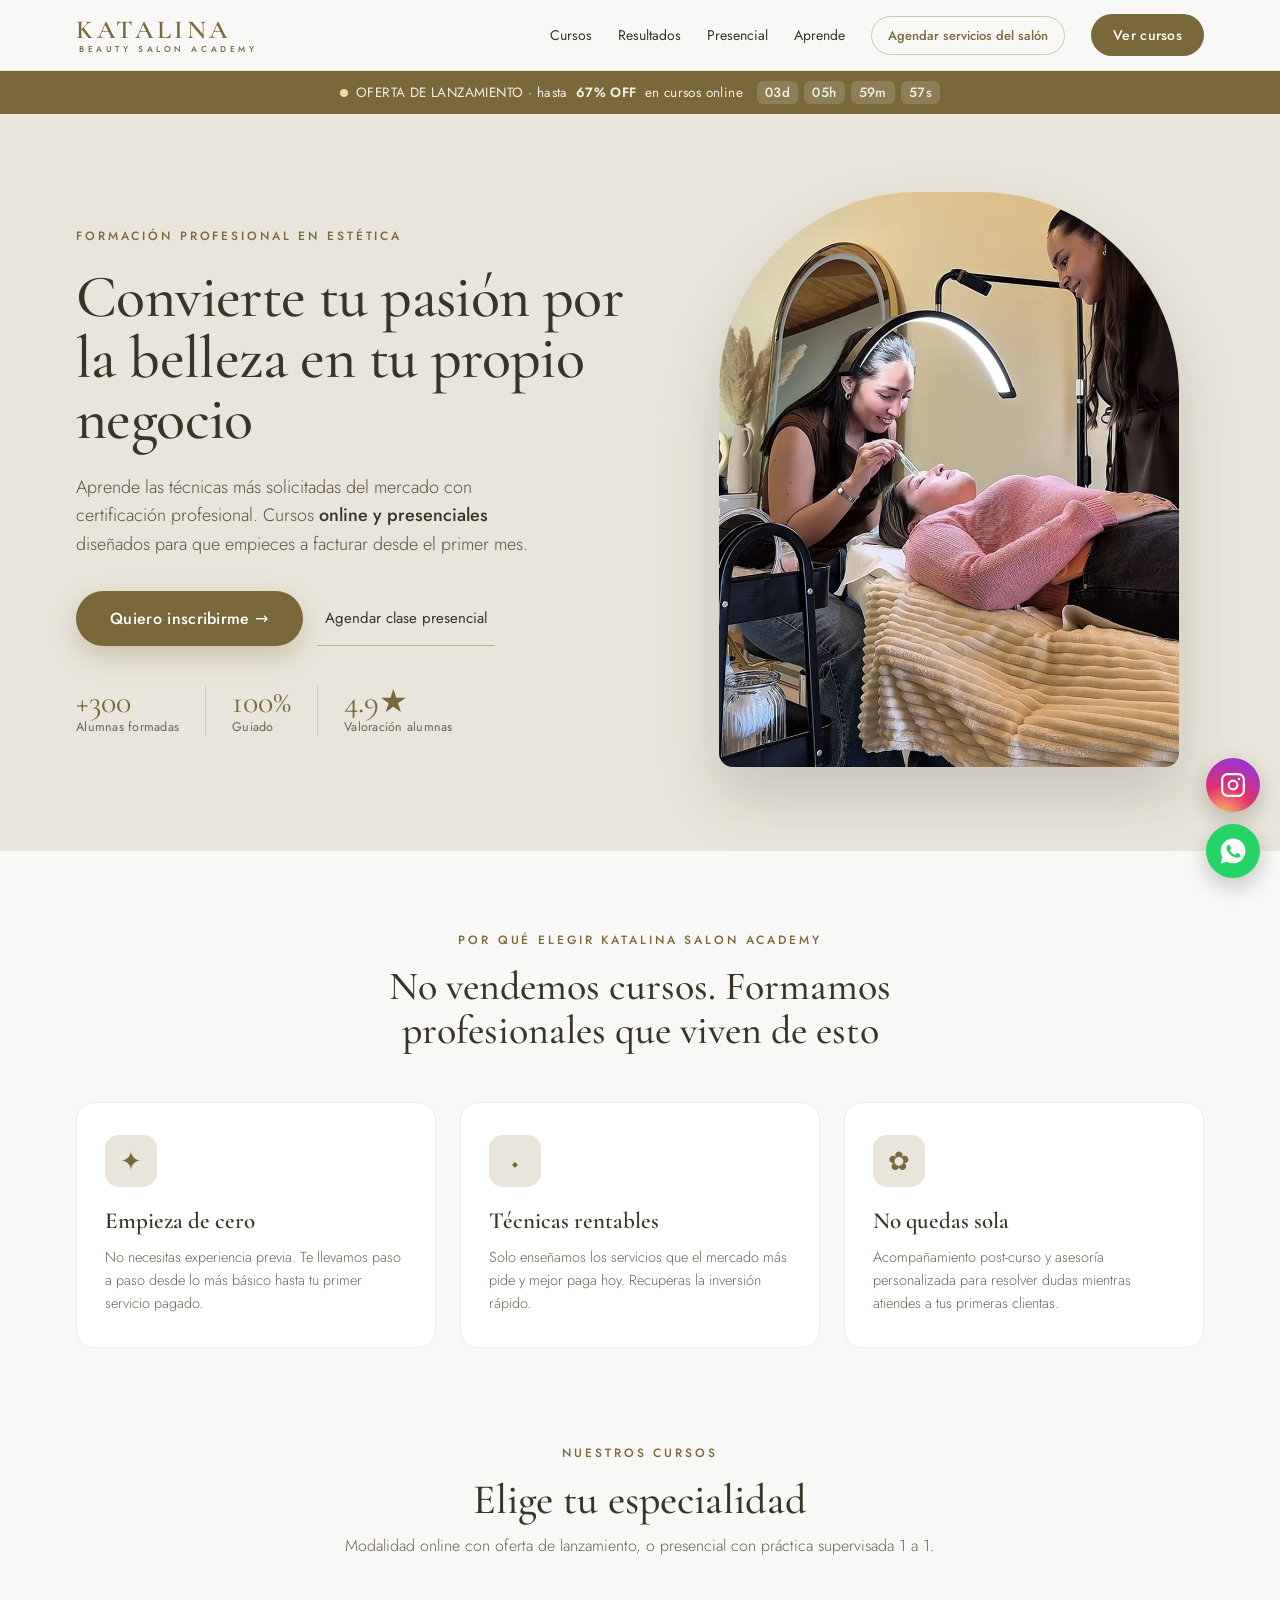
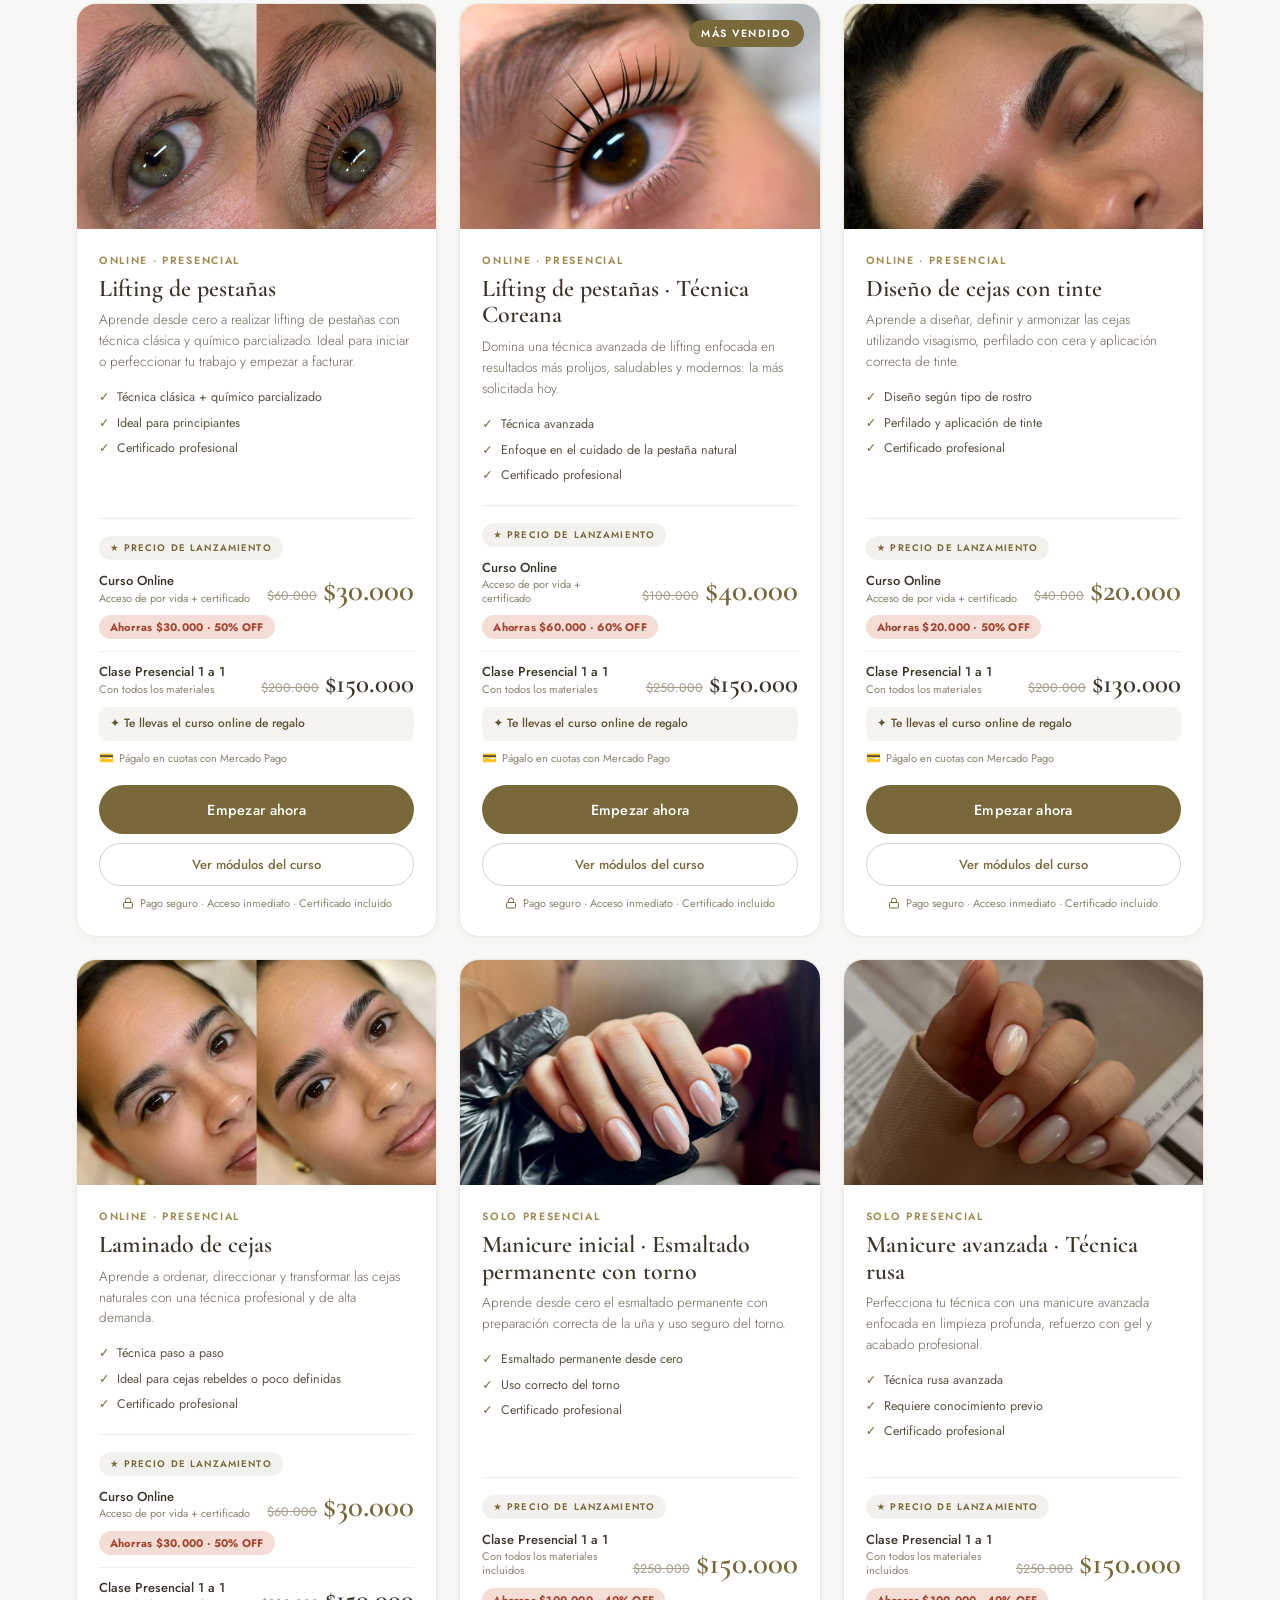
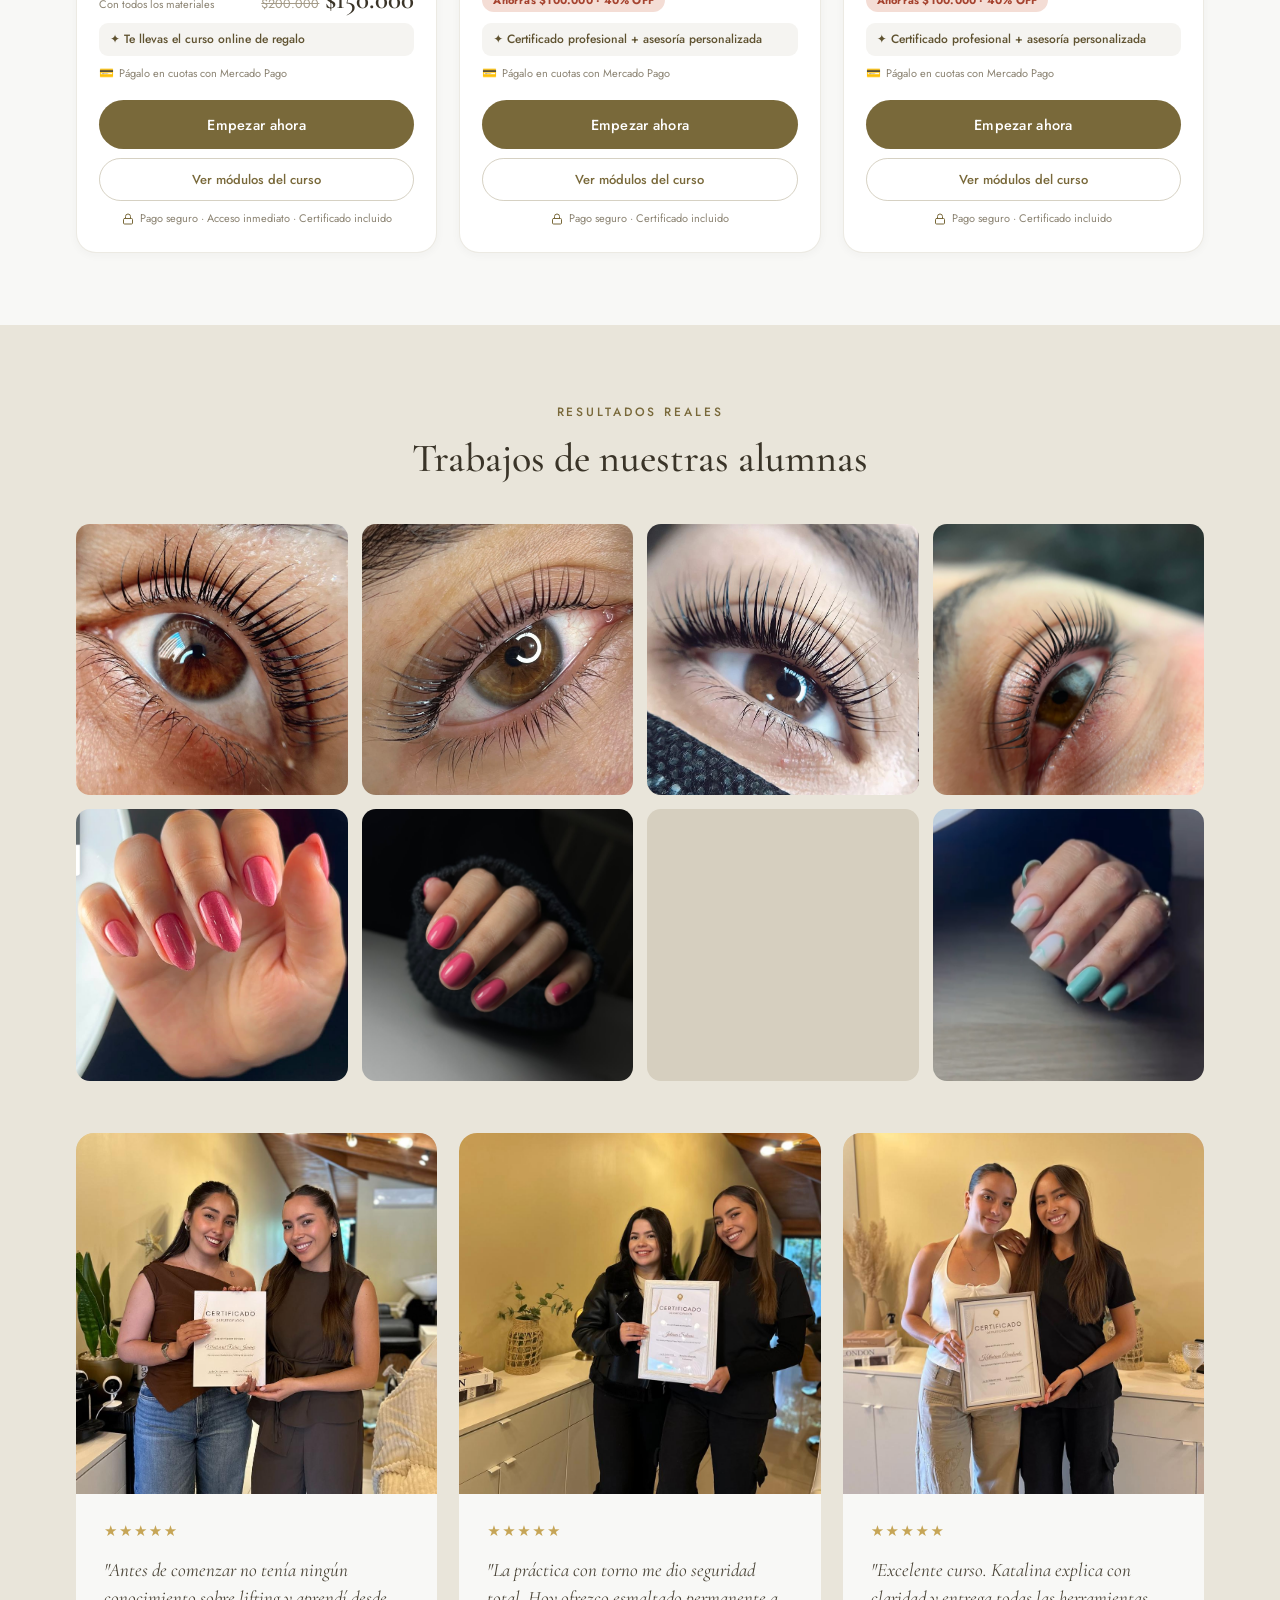
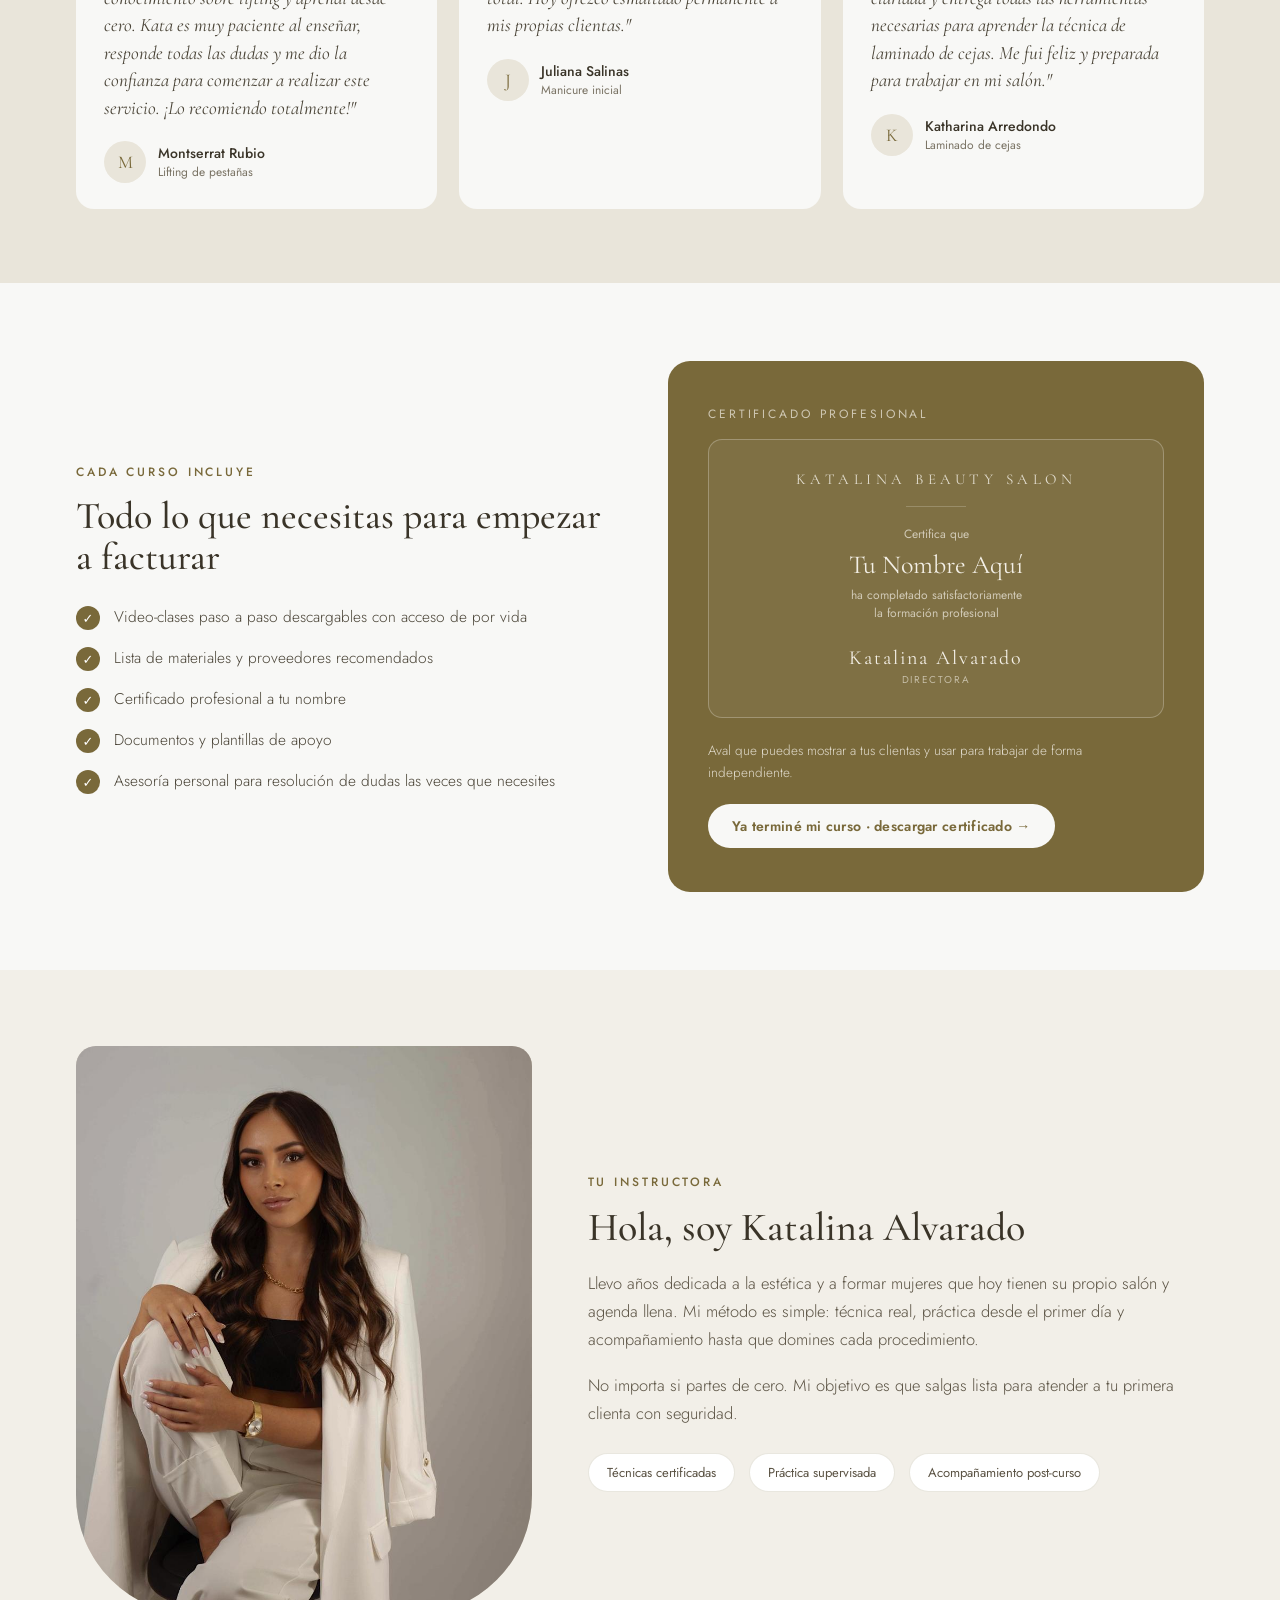
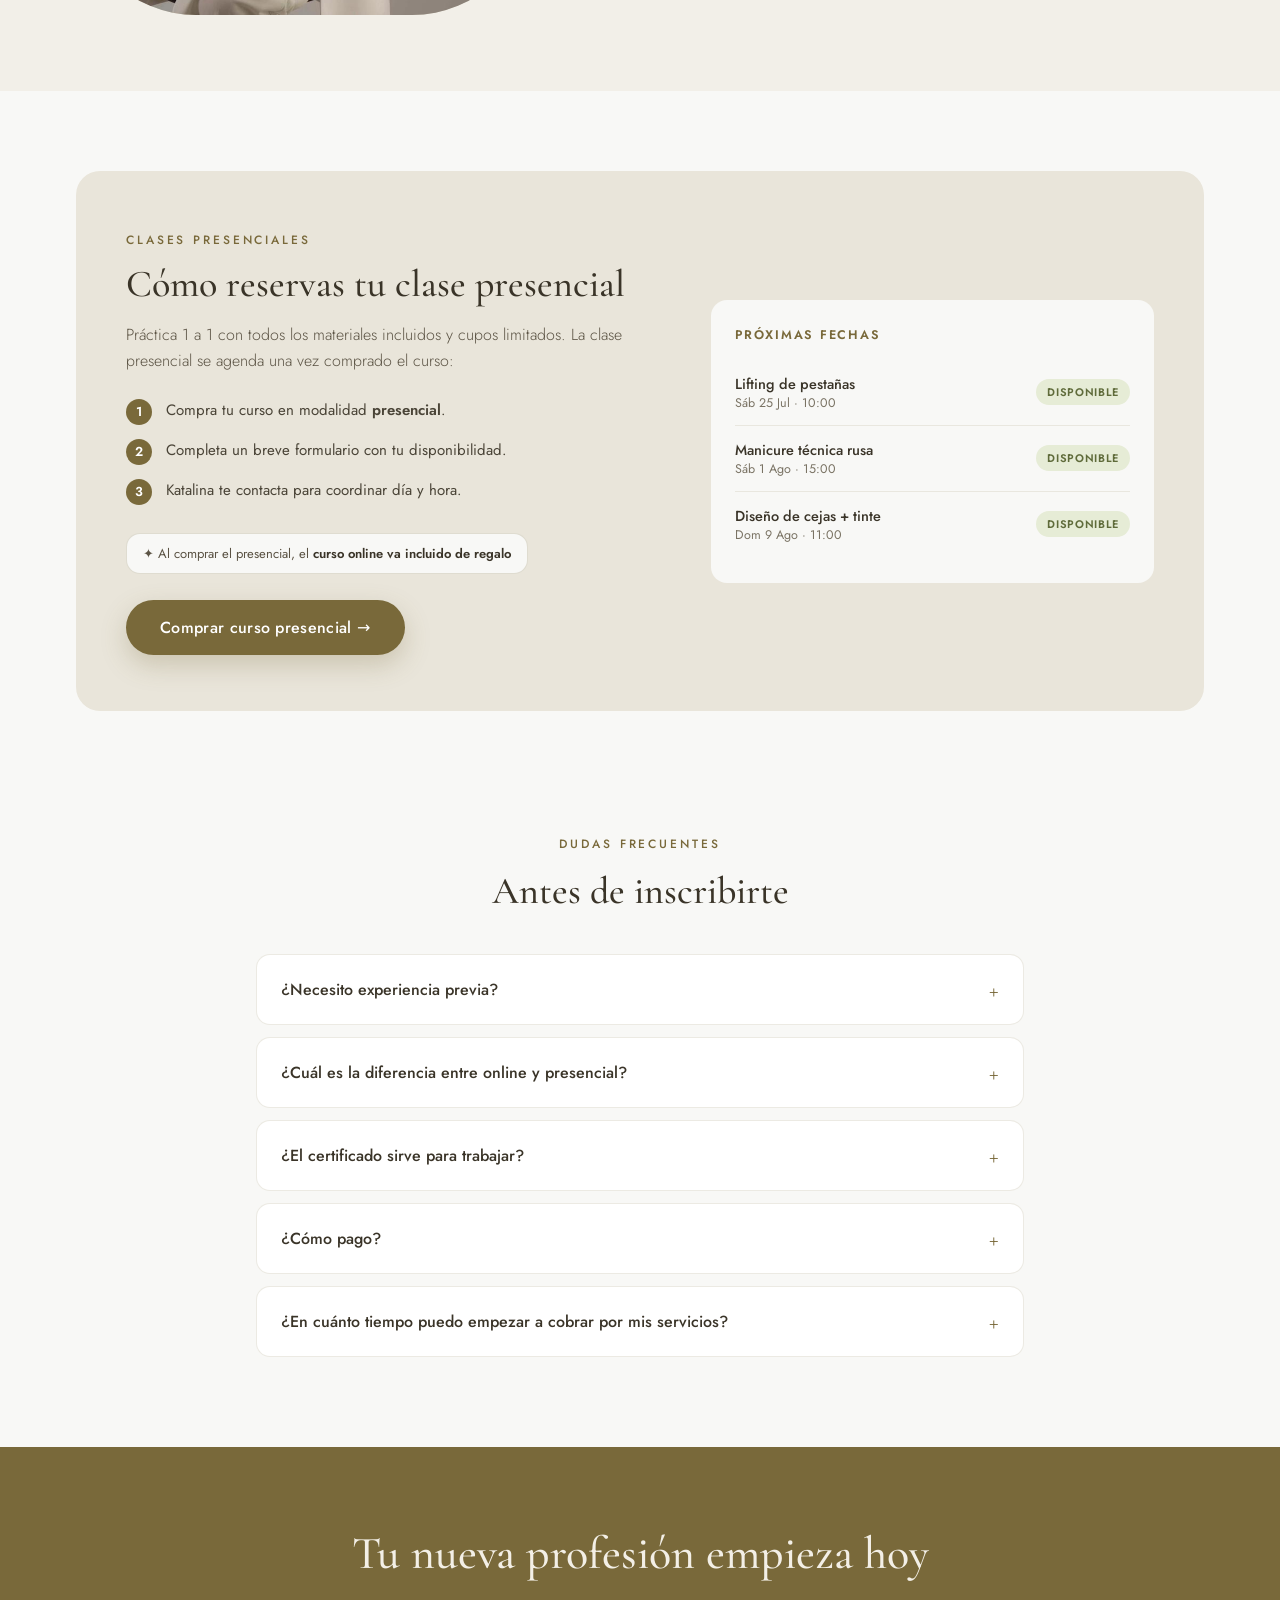
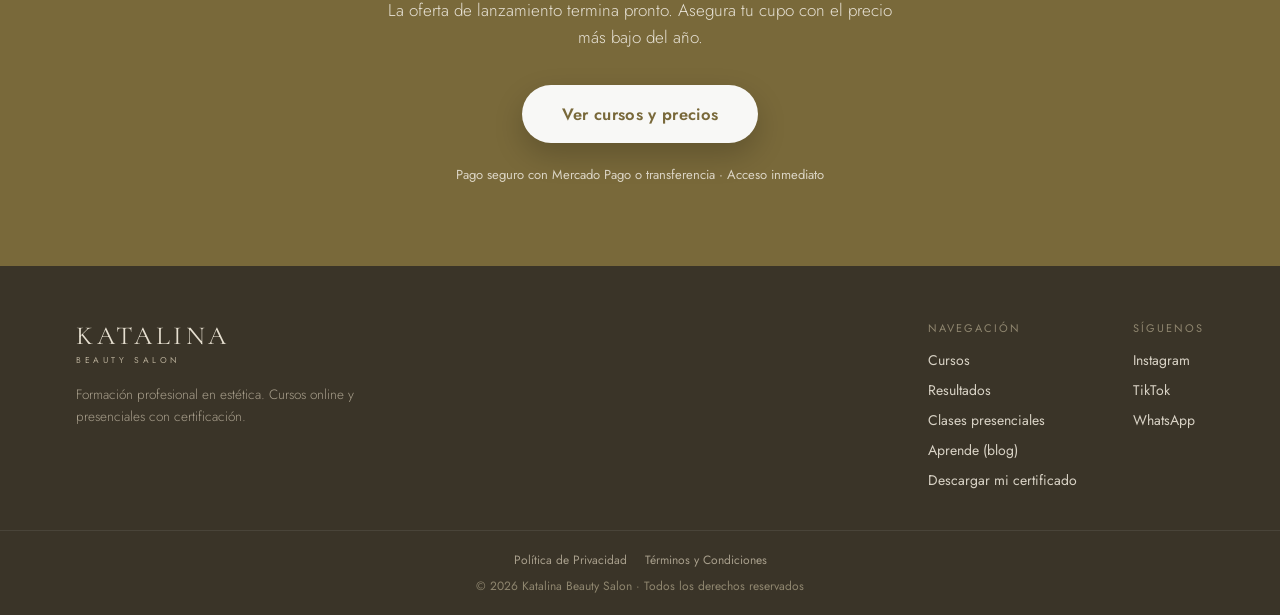
<file: index.html>
<!DOCTYPE html>
<html lang="es">
<head>
<meta charset="utf-8">
<meta name="viewport" content="width=device-width, initial-scale=1">
<title>Cursos de Pestañas, Cejas y Uñas Online con Certificado | Katalina Beauty Salon Academy</title>
<meta name="description" content="Aprende lifting de pestañas, laminado y diseño de cejas y manicure con certificación profesional. Cursos online desde $20.000 (oferta de lanzamiento) y clases presenciales 1 a 1. Empieza a facturar desde el primer mes.">
<meta name="keywords" content="curso lifting de pestañas, curso de pestañas online, curso laminado de cejas, curso diseño de cejas, curso de uñas, curso manicure, esmaltado permanente, técnica coreana pestañas, certificación estética Chile">
<meta name="author" content="Katalina Alvarado">
<meta name="robots" content="index, follow">
<meta name="theme-color" content="#79693A">
<link rel="canonical" href="https://katalinasalon.cl/">
<meta name="google-site-verification" content="DTn9AKHBwWYKwVRNGszsehhQB55F2c8HaYEf3CCP23U">

<!-- Favicon -->
<link rel="icon" href="favicon.svg" type="image/svg+xml">
<link rel="icon" href="favicon-32.png" sizes="32x32" type="image/png">
<link rel="apple-touch-icon" href="apple-touch-icon.png">

<!-- Open Graph (vista previa en WhatsApp, Instagram, Facebook) -->
<meta property="og:type" content="website">
<meta property="og:site_name" content="Katalina Beauty Salon Academy">
<meta property="og:title" content="Convierte tu pasión por la belleza en tu propio negocio">
<meta property="og:description" content="Cursos de pestañas, cejas y uñas con certificación profesional. Online desde $20.000 y presenciales 1 a 1. Oferta de lanzamiento hasta 67% OFF.">
<meta property="og:image" content="https://katalinasalon.cl/assets/og-image.jpg">
<meta property="og:image:width" content="1200">
<meta property="og:image:height" content="630">
<meta property="og:image:alt" content="Katalina Beauty Salon Academy — cursos de estética con certificación">
<meta property="og:url" content="https://katalinasalon.cl/">
<meta property="og:locale" content="es_CL">

<!-- Twitter Card -->
<meta name="twitter:card" content="summary_large_image">
<meta name="twitter:title" content="Katalina Beauty Salon Academy · Cursos de estética con certificado">
<meta name="twitter:description" content="Lifting de pestañas, laminado y diseño de cejas, y manicure. Cursos online con certificación. Oferta de lanzamiento hasta 67% OFF.">
<meta name="twitter:image" content="https://katalinasalon.cl/assets/og-image.jpg">
<meta name="facebook-domain-verification" content="1t75bqsgnyzsze0soru5pl7b2se1oa" />

<link rel="preconnect" href="https://fonts.googleapis.com">
<link rel="preconnect" href="https://fonts.gstatic.com" crossorigin>
<link rel="preload" as="image" href="assets/img_3615-jpg-mro5jneh-9met.jpeg" fetchpriority="high">
<link href="https://fonts.googleapis.com/css2?family=Cormorant+Garamond:ital,wght@0,400;0,500;0,600;1,400&family=Jost:wght@300;400;500;600&display=swap" rel="stylesheet">
<style>
*{box-sizing:border-box}
body{margin:0;background:#f8f8f6;color:#3a3428;font-family:'Jost',system-ui,sans-serif;-webkit-font-smoothing:antialiased}
a{color:#79693A;text-decoration:none}
a:hover{color:#5f5230}
img{display:block;max-width:100%}
button{font-family:'Jost',sans-serif;cursor:pointer;border:none;background:none;padding:0}
@keyframes floatUp{0%{opacity:0;transform:translateY(18px)}100%{opacity:1;transform:translateY(0)}}
@keyframes pulseDot{0%,100%{opacity:.35;transform:scale(.85)}50%{opacity:1;transform:scale(1.1)}}
@keyframes floatY{0%,100%{transform:translateY(0)}50%{transform:translateY(-8px)}}
.rv{opacity:0;transform:translateY(32px);transition:opacity 1.1s cubic-bezier(.16,.72,.26,1),transform 1.1s cubic-bezier(.16,.72,.26,1)}
.rv.in{opacity:1;transform:none}
[data-stag]>*{opacity:0;transform:translateY(34px);transition:opacity .95s cubic-bezier(.16,.72,.26,1),transform .95s cubic-bezier(.16,.72,.26,1)}
[data-stag].in>*{opacity:1;transform:none}
[data-stag].in>*:nth-child(2){transition-delay:.07s}
[data-stag].in>*:nth-child(3){transition-delay:.14s}
[data-stag].in>*:nth-child(4){transition-delay:.21s}
[data-stag].in>*:nth-child(5){transition-delay:.28s}
[data-stag].in>*:nth-child(6){transition-delay:.35s}
[data-stag].in>*:nth-child(7){transition-delay:.42s}
[data-stag].in>*:nth-child(8){transition-delay:.49s}
.zoomImg img{transition:transform 1.3s cubic-bezier(.2,.7,.2,1)}
.zoomImg:hover img{transform:scale(1.07)}
.floatWrap{animation:floatY 3.6s ease-in-out infinite}
.floatBtn{transition:transform .35s cubic-bezier(.2,.7,.2,1),box-shadow .35s}
.floatBtn:hover{transform:scale(1.14);box-shadow:0 14px 32px rgba(0,0,0,.32)}
.btnG{display:inline-block;transition:transform .35s cubic-bezier(.2,.7,.2,1),box-shadow .35s,filter .35s;cursor:pointer;text-decoration:none}
.btnG:hover{transform:translateY(-3px);box-shadow:0 16px 34px rgba(121,105,58,.32);filter:brightness(1.06)}
.btnG:active{transform:translateY(-1px) scale(.99)}
.linkU{position:relative}
.linkU::after{content:'';position:absolute;left:0;bottom:-4px;height:1.5px;width:0;background:#79693A;transition:width .35s ease}
.linkU:hover::after{width:100%}
.pillH{transition:transform .3s,background .3s,border-color .3s;cursor:default}
.pillH:hover{transform:translateY(-3px);background:#E9E5DA;border-color:#79693A}
.rowH{transition:background .3s,transform .3s}
.rowH:hover{background:rgba(121,105,58,.06);transform:translateX(4px)}
.zoomImg{position:relative;overflow:hidden}
.zoomImg::after{content:'';position:absolute;inset:0;background:linear-gradient(to top,rgba(121,105,58,.32),transparent 58%);opacity:0;transition:opacity .5s ease;pointer-events:none;z-index:1}
.zoomImg:hover::after{opacity:1}
.card-hover{transition:transform .5s cubic-bezier(.2,.7,.2,1),box-shadow .5s}
.card-hover:hover{transform:translateY(-7px);box-shadow:0 20px 44px rgba(58,52,40,.13)}
.course-hover{transition:transform .5s cubic-bezier(.2,.7,.2,1),box-shadow .5s}
.course-hover:hover{transform:translateY(-8px);box-shadow:0 24px 52px rgba(58,52,40,.16)}
.testi-hover{transition:transform .5s cubic-bezier(.2,.7,.2,1),box-shadow .5s}
.testi-hover:hover{transform:translateY(-8px);box-shadow:0 24px 50px rgba(58,52,40,.15)}
#om-sticky-cta{display:none}
@media(max-width:640px){#om-sticky-cta{display:flex!important}body{padding-bottom:82px}}
@media(prefers-reduced-motion:reduce){.rv,[data-stag]>*,.floatWrap{transition:none!important;animation:none!important;opacity:1!important;transform:none!important}}
@media(max-width:760px){
  .navMain{display:none!important}
  .navToggle{display:block!important;padding:9px!important}
  .heroGrid,.gridBenef,.gridCursos,.gridTesti,.gridInc,.gridAbout,.gridAgenda{grid-template-columns:1fr!important;gap:30px!important}
  .gridGal{grid-template-columns:1fr 1fr!important}
  .h1Hero{font-size:38px!important}
  .secH2{font-size:32px!important}
  .agendaCard{padding:34px 22px!important}
  .padX{padding-left:20px!important;padding-right:20px!important;padding-top:52px!important;padding-bottom:52px!important}
  .urgBar{font-size:11.5px!important;padding:8px 13px!important;gap:5px 12px!important}
  .heroBtn{width:100%!important;text-align:center!important;padding:16px!important}
  .floatWrap{bottom:80px!important}
  .floatWrap .floatBtn:first-child{display:none!important}
  .floatWrap .floatBtn{width:50px!important;height:50px!important}
  .heroImgWrap{max-width:100%!important}
}
.modal-overlay{position:fixed;inset:0;z-index:100;background:rgba(40,36,28,.55);backdrop-filter:blur(4px);display:flex;align-items:center;justify-content:center;padding:20px}
.modal-box{background:#f8f8f6;border-radius:22px;max-width:440px;width:100%;overflow:hidden;box-shadow:0 30px 70px rgba(0,0,0,.35);animation:floatUp .3s ease both}
.modal-cert-overlay{position:fixed;inset:0;z-index:100;background:rgba(40,36,28,.55);backdrop-filter:blur(4px);display:flex;align-items:flex-start;justify-content:center;padding:24px 16px;overflow:auto}
.modal-cert-box{background:#f8f8f6;border-radius:22px;max-width:560px;width:100%;overflow:hidden;box-shadow:0 30px 70px rgba(0,0,0,.35);animation:floatUp .3s ease both;margin:auto}
input:focus{outline:1.5px solid #79693A}
.pblock{border-top:1px solid rgba(121,105,58,.12);padding-top:15px;margin-bottom:18px}
.plaunch{display:inline-flex;align-items:center;gap:5px;background:rgba(121,105,58,.09);color:#79693A;font-size:9.5px;font-weight:600;letter-spacing:.12em;text-transform:uppercase;padding:5px 11px;border-radius:100px;margin-bottom:13px}
.pline{display:flex;justify-content:space-between;align-items:flex-end;gap:10px}
.pmod{font-size:13px;font-weight:500;color:#3a3428;line-height:1.25}
.pmod small{display:block;font-size:11px;font-weight:400;color:#8a8271;margin-top:2px}
.pamt{text-align:right;white-space:nowrap;line-height:.9}
.pwas{font-size:12.5px;color:#a49b88;text-decoration:line-through;margin-right:6px}
.pnow{font-family:'Cormorant Garamond',serif;font-size:31px;color:#79693A;font-weight:600}
.pnow-d{font-family:'Cormorant Garamond',serif;font-size:27px;color:#3a3428;font-weight:600}
.pdiv{height:1px;background:rgba(121,105,58,.1);margin:12px 0}
.pgift{display:flex;align-items:center;gap:7px;font-size:12px;color:#5f5230;font-weight:500;margin-top:11px;background:rgba(121,105,58,.07);border-radius:9px;padding:9px 11px;line-height:1.3}
.pcuota{display:flex;align-items:center;gap:5px;font-size:11px;color:#8a8271;margin-top:8px}
a:focus-visible,button:focus-visible,[onclick]:focus-visible{outline:2px solid #79693A;outline-offset:3px;border-radius:4px}
.psave{display:inline-flex;align-items:center;gap:5px;font-size:11px;font-weight:700;letter-spacing:.02em;color:#a5432f;background:#f4ddd5;border-radius:100px;padding:4px 11px;margin-top:10px}
</style>

<!-- Datos estructurados: organización + valoración + cursos + FAQ -->
<script type="application/ld+json">
{
  "@context": "https://schema.org",
  "@graph": [
    {
      "@type": "EducationalOrganization",
      "@id": "https://katalinasalon.cl/#org",
      "name": "Katalina Beauty Salon Academy",
      "description": "Academia de formación profesional en estética. Cursos online y presenciales de lifting de pestañas, cejas y manicure con certificación.",
      "url": "https://katalinasalon.cl/",
      "logo": "https://katalinasalon.cl/apple-touch-icon.png",
      "image": "https://katalinasalon.cl/assets/og-image.jpg",
      "founder": { "@type": "Person", "name": "Katalina Alvarado" },
      "areaServed": { "@type": "Country", "name": "Chile" },
      "sameAs": [
        "https://www.instagram.com/katalinasalon_/",
        "https://www.tiktok.com/@katalinasalon"
      ],
      "aggregateRating": {
        "@type": "AggregateRating",
        "ratingValue": "4.9",
        "reviewCount": "300",
        "bestRating": "5"
      }
    },
    {
      "@type": "Course",
      "name": "Curso de Lifting de Pestañas",
      "description": "Aprende desde cero a realizar lifting de pestañas con técnica clásica y químico parcializado. Ideal para iniciar o perfeccionar tu trabajo y empezar a facturar.",
      "provider": { "@id": "https://katalinasalon.cl/#org" },
      "inLanguage": "es",
      "offers": { "@type": "Offer", "category": "Curso online", "price": "30000", "priceCurrency": "CLP", "availability": "https://schema.org/InStock", "url": "https://katalinasalon.cl/#cursos" },
      "hasCourseInstance": [
        { "@type": "CourseInstance", "courseMode": "online", "courseWorkload": "PT8H" },
        { "@type": "CourseInstance", "courseMode": "onsite", "location": { "@type": "Place", "name": "Salón Katalina, Chile" } }
      ]
    },
    {
      "@type": "Course",
      "name": "Curso de Lifting de Pestañas · Técnica Coreana",
      "description": "Técnica avanzada de lifting enfocada en resultados más prolijos, saludables y modernos: la más solicitada hoy.",
      "provider": { "@id": "https://katalinasalon.cl/#org" },
      "inLanguage": "es",
      "offers": { "@type": "Offer", "category": "Curso online", "price": "40000", "priceCurrency": "CLP", "availability": "https://schema.org/InStock", "url": "https://katalinasalon.cl/#cursos" },
      "hasCourseInstance": [
        { "@type": "CourseInstance", "courseMode": "online", "courseWorkload": "PT8H" },
        { "@type": "CourseInstance", "courseMode": "onsite", "location": { "@type": "Place", "name": "Salón Katalina, Chile" } }
      ]
    },
    {
      "@type": "Course",
      "name": "Curso de Diseño de Cejas con Tinte",
      "description": "Diseña, define y armoniza las cejas con visagismo, perfilado con cera y aplicación correcta de tinte.",
      "provider": { "@id": "https://katalinasalon.cl/#org" },
      "inLanguage": "es",
      "offers": { "@type": "Offer", "category": "Curso online", "price": "20000", "priceCurrency": "CLP", "availability": "https://schema.org/InStock", "url": "https://katalinasalon.cl/#cursos" },
      "hasCourseInstance": [
        { "@type": "CourseInstance", "courseMode": "online", "courseWorkload": "PT6H" },
        { "@type": "CourseInstance", "courseMode": "onsite", "location": { "@type": "Place", "name": "Salón Katalina, Chile" } }
      ]
    },
    {
      "@type": "Course",
      "name": "Curso de Laminado de Cejas",
      "description": "Ordena, direcciona y transforma las cejas naturales con una técnica profesional y de alta demanda.",
      "provider": { "@id": "https://katalinasalon.cl/#org" },
      "inLanguage": "es",
      "offers": { "@type": "Offer", "category": "Curso online", "price": "30000", "priceCurrency": "CLP", "availability": "https://schema.org/InStock", "url": "https://katalinasalon.cl/#cursos" },
      "hasCourseInstance": [
        { "@type": "CourseInstance", "courseMode": "online", "courseWorkload": "PT6H" },
        { "@type": "CourseInstance", "courseMode": "onsite", "location": { "@type": "Place", "name": "Salón Katalina, Chile" } }
      ]
    },
    {
      "@type": "Course",
      "name": "Manicure Inicial · Esmaltado Permanente con Torno",
      "description": "Aprende desde cero el esmaltado permanente con preparación correcta de la uña y uso seguro del torno.",
      "provider": { "@id": "https://katalinasalon.cl/#org" },
      "inLanguage": "es",
      "offers": { "@type": "Offer", "category": "Curso presencial", "price": "150000", "priceCurrency": "CLP", "availability": "https://schema.org/InStock", "url": "https://katalinasalon.cl/#cursos" },
      "hasCourseInstance": [ { "@type": "CourseInstance", "courseMode": "onsite", "location": { "@type": "Place", "name": "Salón Katalina, Chile" } } ]
    },
    {
      "@type": "Course",
      "name": "Manicure Avanzada · Técnica Rusa",
      "description": "Manicure avanzada enfocada en limpieza profunda, refuerzo con gel y acabado profesional.",
      "provider": { "@id": "https://katalinasalon.cl/#org" },
      "inLanguage": "es",
      "offers": { "@type": "Offer", "category": "Curso presencial", "price": "150000", "priceCurrency": "CLP", "availability": "https://schema.org/InStock", "url": "https://katalinasalon.cl/#cursos" },
      "hasCourseInstance": [ { "@type": "CourseInstance", "courseMode": "onsite", "location": { "@type": "Place", "name": "Salón Katalina, Chile" } } ]
    },
    {
      "@type": "FAQPage",
      "mainEntity": [
        { "@type": "Question", "name": "¿Necesito experiencia previa?", "acceptedAnswer": { "@type": "Answer", "text": "La mayoría de nuestros cursos parten desde cero: te llevamos paso a paso hasta que domines la técnica. Solo dos requieren una base previa — Lifting Técnica Coreana y Manicure Avanzada (técnica rusa). Si no sabes por dónde empezar, escríbenos y te guiamos al curso ideal para ti." } },
        { "@type": "Question", "name": "¿Cuál es la diferencia entre online y presencial?", "acceptedAnswer": { "@type": "Answer", "text": "El online lo haces a tu ritmo con acceso de por vida a las clases grabadas. El presencial incluye práctica supervisada 1 a 1 con todos los materiales en el salón." } },
        { "@type": "Question", "name": "¿El certificado sirve para trabajar?", "acceptedAnswer": { "@type": "Answer", "text": "Sí. Recibes un certificado profesional a tu nombre que puedes mostrar a tus clientas y usar para ofrecer tus servicios de forma independiente." } },
        { "@type": "Question", "name": "¿Cómo pago?", "acceptedAnswer": { "@type": "Answer", "text": "Puedes pagar con Mercado Pago (tarjeta, débito o cuotas) o por transferencia. Al confirmar coordinamos el pago y te damos acceso inmediato." } },
        { "@type": "Question", "name": "¿En cuánto tiempo puedo empezar a cobrar por mis servicios?", "acceptedAnswer": { "@type": "Answer", "text": "Desde que terminas el curso ya cuentas con la técnica y el certificado para atender a tus primeras clientas. Muchas alumnas recuperan la inversión en sus primeras semanas de trabajo." } }
      ]
    }
  ]
}
</script>
</head>
<body>

<!-- STICKY HEADER -->
<header style="position:sticky;top:0;z-index:40;background:rgba(248,248,246,.86);backdrop-filter:blur(12px);border-bottom:1px solid rgba(121,105,58,.14)">
  <div style="max-width:1180px;margin:0 auto;padding:14px 26px;display:flex;align-items:center;justify-content:space-between;gap:20px">
    <div style="display:flex;flex-direction:column;line-height:1">
      <span style="font-family:'Cormorant Garamond',serif;font-size:26px;letter-spacing:.14em;color:#79693A;font-weight:600">KATALINA</span>
      <span style="font-size:8.5px;letter-spacing:.42em;color:#79693A;font-weight:500;margin-top:2px;padding-left:3px">BEAUTY SALON ACADEMY</span>
    </div>
    <nav class="navMain" style="display:flex;align-items:center;gap:26px;font-size:14px;font-weight:400">
      <a href="#cursos" class="linkU" style="color:#3a3428">Cursos</a>
      <a href="#resultados" class="linkU" style="color:#3a3428">Resultados</a>
      <a href="#agenda" class="linkU" style="color:#3a3428">Presencial</a>
      <a href="/aprende" class="linkU" style="color:#3a3428">Aprende</a>
      <a href="https://katalinasalon.skedu.com/" target="_blank" class="btnG" style="color:#79693A;font-weight:500;border:1px solid rgba(121,105,58,.35);padding:9px 16px;border-radius:100px;font-size:13px">Agendar servicios del salón</a>
      <a href="#cursos" class="btnG" style="background:#79693A;color:#fff;padding:11px 22px;border-radius:100px;font-weight:500;letter-spacing:.02em">Ver cursos</a>
    </nav>
    <button class="navToggle" aria-label="Abrir menú" aria-expanded="false" onclick="toggleMenu()" style="display:none;background:none;border:0;cursor:pointer;padding:6px;flex:none">
      <span style="display:block;width:24px;height:2px;background:#79693A;border-radius:2px"></span>
      <span style="display:block;width:24px;height:2px;background:#79693A;border-radius:2px;margin-top:6px"></span>
      <span style="display:block;width:24px;height:2px;background:#79693A;border-radius:2px;margin-top:6px"></span>
    </button>
  </div>
  <nav id="mobileMenu" style="display:none;flex-direction:column;padding:4px 22px 14px">
    <a href="#cursos" onclick="closeMenu()" style="padding:13px 2px;color:#3a3428;font-size:16px;text-decoration:none;border-bottom:1px solid rgba(121,105,58,.1)">Cursos</a>
    <a href="#resultados" onclick="closeMenu()" style="padding:13px 2px;color:#3a3428;font-size:16px;text-decoration:none;border-bottom:1px solid rgba(121,105,58,.1)">Resultados</a>
    <a href="#agenda" onclick="closeMenu()" style="padding:13px 2px;color:#3a3428;font-size:16px;text-decoration:none;border-bottom:1px solid rgba(121,105,58,.1)">Presencial</a>
    <a href="/aprende" onclick="closeMenu()" style="padding:13px 2px;color:#3a3428;font-size:16px;text-decoration:none;border-bottom:1px solid rgba(121,105,58,.1)">Aprende</a>
    <a href="https://katalinasalon.skedu.com/" target="_blank" onclick="closeMenu()" style="padding:13px 2px;color:#79693A;font-size:16px;text-decoration:none;border-bottom:1px solid rgba(121,105,58,.1)">Agendar servicios del salón</a>
    <a href="#cursos" onclick="closeMenu()" style="margin-top:14px;text-align:center;background:#79693A;color:#fff;padding:14px 22px;border-radius:100px;font-size:15px;font-weight:500;text-decoration:none">Ver cursos</a>
  </nav>
</header>

<!-- URGENCY BAR -->
<div class="urgBar" style="background:#79693A;color:#f3efe6;text-align:center;padding:10px 20px;font-size:13.5px;letter-spacing:.03em;display:flex;align-items:center;justify-content:center;gap:14px;flex-wrap:wrap">
  <span style="display:inline-flex;align-items:center;gap:8px">
    <span style="width:8px;height:8px;border-radius:50%;background:#f3d9a6;display:inline-block;animation:pulseDot 1.4s infinite"></span>
    OFERTA DE LANZAMIENTO · hasta <b style="font-weight:600">67% OFF</b> en cursos online
  </span>
  <span style="display:inline-flex;gap:6px;font-variant-numeric:tabular-nums;font-weight:500">
    <span id="cd-d" style="background:rgba(255,255,255,.14);border-radius:6px;padding:2px 8px">00d</span>
    <span id="cd-h" style="background:rgba(255,255,255,.14);border-radius:6px;padding:2px 8px">00h</span>
    <span id="cd-m" style="background:rgba(255,255,255,.14);border-radius:6px;padding:2px 8px">00m</span>
    <span id="cd-s" style="background:rgba(255,255,255,.14);border-radius:6px;padding:2px 8px">00s</span>
  </span>
</div>

<!-- HERO -->
<section style="background:#E9E5DA;position:relative;overflow:hidden">
  <div class="heroGrid padX" style="max-width:1180px;margin:0 auto;padding:78px 26px 84px;display:grid;grid-template-columns:1.05fr .95fr;gap:56px;align-items:center;position:relative">
    <div style="animation:floatUp .8s ease both">
      <span style="display:inline-block;font-size:12px;letter-spacing:.24em;color:#79693A;font-weight:500;margin-bottom:22px">FORMACIÓN PROFESIONAL EN ESTÉTICA</span>
      <h1 class="h1Hero" style="font-family:'Cormorant Garamond',serif;font-weight:500;font-size:60px;line-height:1.02;margin:0 0 22px;color:#3a3428;letter-spacing:-.01em">Convierte tu pasión por la belleza en tu propio negocio</h1>
      <p style="font-size:18px;line-height:1.6;color:#5b5344;max-width:480px;margin:0 0 32px;font-weight:300">Aprende las técnicas más solicitadas del mercado con certificación profesional. Cursos <b style="font-weight:500;color:#3a3428">online y presenciales</b> diseñados para que empieces a facturar desde el primer mes.</p>
      <div style="display:flex;gap:14px;flex-wrap:wrap;align-items:center">
        <a href="#cursos" class="btnG heroBtn" style="background:#79693A;color:#fff;padding:16px 34px;border-radius:100px;font-size:16px;font-weight:500;letter-spacing:.02em;box-shadow:0 10px 26px rgba(121,105,58,.28)">Quiero inscribirme →</a>
        <a href="#agenda" class="linkU" style="color:#3a3428;font-size:15px;font-weight:400;padding:16px 8px;border-bottom:1px solid rgba(121,105,58,.4)">Agendar clase presencial</a>
      </div>
      <div style="display:flex;gap:26px;margin-top:40px;flex-wrap:wrap">
        <div><div style="font-family:'Cormorant Garamond',serif;font-size:32px;color:#79693A;line-height:1">+300</div><div style="font-size:12.5px;color:#6b6354;letter-spacing:.02em">Alumnas formadas</div></div>
        <div style="width:1px;background:rgba(121,105,58,.2)"></div>
        <div><div style="font-family:'Cormorant Garamond',serif;font-size:32px;color:#79693A;line-height:1">100%</div><div style="font-size:12.5px;color:#6b6354;letter-spacing:.02em">Guiado</div></div>
        <div style="width:1px;background:rgba(121,105,58,.2)"></div>
        <div><div style="font-family:'Cormorant Garamond',serif;font-size:32px;color:#79693A;line-height:1">4.9★</div><div style="font-size:12.5px;color:#6b6354;letter-spacing:.02em">Valoración alumnas</div></div>
      </div>
    </div>
    <div style="position:relative;animation:floatUp 1s ease .1s both;width:100%;display:flex;justify-content:center;align-items:center">
      <div class="heroImgWrap" style="position:relative;border-radius:200px 200px 14px 14px;overflow:hidden;box-shadow:0 30px 60px rgba(58,52,40,.18);aspect-ratio:4/5;width:100%;max-width:460px;background:#ddd6c6">
        <img src="assets/img_3615-jpg-mro5jneh-9met.jpeg" alt="Katalina Alvarado atendiendo a una clienta en el salón" width="1048" height="1400" fetchpriority="high" decoding="async" style="width:100%;height:100%;object-fit:cover;display:block">
      </div>
    </div>
  </div>
</section>

<!-- BENEFITS -->
<section class="padX" style="max-width:1180px;margin:0 auto;padding:76px 26px 20px">
  <div class="rv" style="text-align:center;max-width:640px;margin:0 auto 50px">
    <span style="font-size:12px;letter-spacing:.24em;color:#79693A;font-weight:500">POR QUÉ ELEGIR KATALINA SALON ACADEMY</span>
    <h2 class="secH2" style="font-family:'Cormorant Garamond',serif;font-weight:500;font-size:40px;line-height:1.1;margin:14px 0 0;color:#3a3428">No vendemos cursos. Formamos profesionales que viven de esto</h2>
  </div>
  <div data-stag class="gridBenef" style="display:grid;grid-template-columns:repeat(3,1fr);gap:24px">
    <div class="card-hover" style="background:#fff;border:1px solid rgba(121,105,58,.12);border-radius:18px;padding:32px 28px">
      <div style="width:52px;height:52px;border-radius:14px;background:#E9E5DA;display:flex;align-items:center;justify-content:center;font-family:'Cormorant Garamond',serif;font-size:26px;color:#79693A;margin-bottom:20px">✦</div>
      <h3 style="font-family:'Cormorant Garamond',serif;font-weight:600;font-size:23px;margin:0 0 10px;color:#3a3428">Empieza de cero</h3>
      <p style="font-size:14.5px;line-height:1.6;color:#6b6354;margin:0;font-weight:300">No necesitas experiencia previa. Te llevamos paso a paso desde lo más básico hasta tu primer servicio pagado.</p>
    </div>
    <div class="card-hover" style="background:#fff;border:1px solid rgba(121,105,58,.12);border-radius:18px;padding:32px 28px">
      <div style="width:52px;height:52px;border-radius:14px;background:#E9E5DA;display:flex;align-items:center;justify-content:center;font-family:'Cormorant Garamond',serif;font-size:26px;color:#79693A;margin-bottom:20px">◆</div>
      <h3 style="font-family:'Cormorant Garamond',serif;font-weight:600;font-size:23px;margin:0 0 10px;color:#3a3428">Técnicas rentables</h3>
      <p style="font-size:14.5px;line-height:1.6;color:#6b6354;margin:0;font-weight:300">Solo enseñamos los servicios que el mercado más pide y mejor paga hoy. Recuperas la inversión rápido.</p>
    </div>
    <div class="card-hover" style="background:#fff;border:1px solid rgba(121,105,58,.12);border-radius:18px;padding:32px 28px">
      <div style="width:52px;height:52px;border-radius:14px;background:#E9E5DA;display:flex;align-items:center;justify-content:center;font-family:'Cormorant Garamond',serif;font-size:26px;color:#79693A;margin-bottom:20px">✿</div>
      <h3 style="font-family:'Cormorant Garamond',serif;font-weight:600;font-size:23px;margin:0 0 10px;color:#3a3428">No quedas sola</h3>
      <p style="font-size:14.5px;line-height:1.6;color:#6b6354;margin:0;font-weight:300">Acompañamiento post-curso y asesoría personalizada para resolver dudas mientras atiendes a tus primeras clientas.</p>
    </div>
  </div>
</section>

<!-- CURSOS -->
<section id="cursos" class="padX" style="max-width:1180px;margin:0 auto;padding:72px 26px;scroll-margin-top:80px">
  <div class="rv" style="text-align:center;max-width:660px;margin:0 auto 46px">
    <span style="font-size:12px;letter-spacing:.24em;color:#79693A;font-weight:500">NUESTROS CURSOS</span>
    <h2 class="secH2" style="font-family:'Cormorant Garamond',serif;font-weight:500;font-size:42px;line-height:1.08;margin:14px 0 12px;color:#3a3428">Elige tu especialidad</h2>
    <p style="font-size:16px;color:#6b6354;font-weight:300;margin:0">Modalidad online con oferta de lanzamiento, o presencial con práctica supervisada 1 a 1.</p>
  </div>
  <div data-stag class="gridCursos" style="display:grid;grid-template-columns:repeat(3,1fr);gap:22px" id="courses-grid">
    <article class="course-hover" style="position:relative;background:#fff;border:1px solid rgba(121,105,58,.14);border-radius:20px;overflow:hidden;display:flex;flex-direction:column;box-shadow:0 2px 10px rgba(58,52,40,.04)">
      <div class="zoomImg" style="aspect-ratio:16/10;overflow:hidden;background:#e2dccd"><img src="assets/antesydps-lifting-nuevo.jpeg" alt="Antes y después lifting de pestañas" loading="lazy" decoding="async" style="width:100%;height:100%;object-fit:cover;display:block"></div>
      <div style="padding:24px 22px 26px;display:flex;flex-direction:column;flex:1">
        <div style="font-size:10.5px;letter-spacing:.16em;color:#a08a4f;font-weight:600;margin-bottom:8px">ONLINE · PRESENCIAL</div>
        <h3 style="font-family:'Cormorant Garamond',serif;font-weight:600;font-size:24px;line-height:1.12;margin:0 0 8px;color:#3a3428">Lifting de pestañas</h3>
        <div style="flex:1">
          <p style="font-size:13.5px;line-height:1.55;color:#6b6354;margin:0 0 16px;font-weight:300">Aprende desde cero a realizar lifting de pestañas con técnica clásica y químico parcializado. Ideal para iniciar o perfeccionar tu trabajo y empezar a facturar.</p>
          <div style="display:flex;flex-direction:column;gap:8px;margin-bottom:20px">
            <div style="display:flex;gap:8px;align-items:flex-start;font-size:12.5px;color:#5b5344;line-height:1.4"><span style="color:#79693A;font-weight:700">✓</span><span>Técnica clásica + químico parcializado</span></div>
            <div style="display:flex;gap:8px;align-items:flex-start;font-size:12.5px;color:#5b5344;line-height:1.4"><span style="color:#79693A;font-weight:700">✓</span><span>Ideal para principiantes</span></div>
            <div style="display:flex;gap:8px;align-items:flex-start;font-size:12.5px;color:#5b5344;line-height:1.4"><span style="color:#79693A;font-weight:700">✓</span><span>Certificado profesional</span></div>
          </div>
        </div>
        <div class="pblock">
          <div class="plaunch">★ Precio de lanzamiento</div>
          <div class="pline">
            <div class="pmod">Curso Online<small>Acceso de por vida + certificado</small></div>
            <div class="pamt"><span class="pwas">$60.000</span><span class="pnow">$30.000</span></div>
          </div>
          <div class="psave">Ahorras $30.000 · 50% OFF</div>
          <div class="pdiv"></div>
          <div class="pline">
            <div class="pmod">Clase Presencial 1 a 1<small>Con todos los materiales</small></div>
            <div class="pamt"><span class="pwas">$200.000</span><span class="pnow-d">$150.000</span></div>
          </div>
          <div class="pgift">✦ Te llevas el curso online de regalo</div>
          <div class="pcuota"><span style="font-size:12px">💳</span> Págalo en cuotas con Mercado Pago</div>
        </div>
        <button onclick="openModal('lif')" class="btnG" style="text-align:center;background:#79693A;color:#fff;padding:14px;border-radius:100px;font-size:14.5px;font-weight:500;letter-spacing:.02em;width:100%">Empezar ahora</button>
        <button onclick="openModulos('lif')" style="text-align:center;background:transparent;color:#79693A;padding:11px;border-radius:100px;font-size:13px;font-weight:500;border:1px solid rgba(121,105,58,.3);width:100%;margin-top:9px;cursor:pointer">Ver módulos del curso</button>
        <div style="display:flex;align-items:center;justify-content:center;gap:6px;margin-top:10px;font-size:11px;color:#8a8271;text-align:center;line-height:1.3"><svg width="12" height="12" viewBox="0 0 24 24" fill="none" stroke="#79693A" stroke-width="2" stroke-linecap="round" stroke-linejoin="round" style="flex:none"><rect x="3" y="11" width="18" height="11" rx="2"></rect><path d="M7 11V7a5 5 0 0 1 10 0v4"></path></svg><span>Pago seguro · Acceso inmediato · Certificado incluido</span></div>
      </div>
    </article>
    <article class="course-hover" style="position:relative;background:#fff;border:1px solid rgba(121,105,58,.14);border-radius:20px;overflow:hidden;display:flex;flex-direction:column;box-shadow:0 2px 10px rgba(58,52,40,.04)">
      <div style="position:absolute;top:16px;right:16px;z-index:2;background:#79693A;color:#fff;font-size:10.5px;letter-spacing:.14em;font-weight:600;padding:6px 12px;border-radius:100px">MÁS VENDIDO</div>
      <div class="zoomImg" style="aspect-ratio:16/10;overflow:hidden;background:#e2dccd"><img src="assets/curso-coreana-fix.jpeg" alt="Técnica coreana lifting de pestañas" loading="lazy" decoding="async" style="width:100%;height:100%;object-fit:cover;display:block"></div>
      <div style="padding:24px 22px 26px;display:flex;flex-direction:column;flex:1">
        <div style="font-size:10.5px;letter-spacing:.16em;color:#a08a4f;font-weight:600;margin-bottom:8px">ONLINE · PRESENCIAL</div>
        <h3 style="font-family:'Cormorant Garamond',serif;font-weight:600;font-size:24px;line-height:1.12;margin:0 0 8px;color:#3a3428">Lifting de pestañas · Técnica Coreana</h3>
        <div style="flex:1">
          <p style="font-size:13.5px;line-height:1.55;color:#6b6354;margin:0 0 16px;font-weight:300">Domina una técnica avanzada de lifting enfocada en resultados más prolijos, saludables y modernos: la más solicitada hoy.</p>
          <div style="display:flex;flex-direction:column;gap:8px;margin-bottom:20px">
            <div style="display:flex;gap:8px;align-items:flex-start;font-size:12.5px;color:#5b5344;line-height:1.4"><span style="color:#79693A;font-weight:700">✓</span><span>Técnica avanzada</span></div>
            <div style="display:flex;gap:8px;align-items:flex-start;font-size:12.5px;color:#5b5344;line-height:1.4"><span style="color:#79693A;font-weight:700">✓</span><span>Enfoque en el cuidado de la pestaña natural</span></div>
            <div style="display:flex;gap:8px;align-items:flex-start;font-size:12.5px;color:#5b5344;line-height:1.4"><span style="color:#79693A;font-weight:700">✓</span><span>Certificado profesional</span></div>
          </div>
        </div>
        <div class="pblock">
          <div class="plaunch">★ Precio de lanzamiento</div>
          <div class="pline">
            <div class="pmod">Curso Online<small>Acceso de por vida + certificado</small></div>
            <div class="pamt"><span class="pwas">$100.000</span><span class="pnow">$40.000</span></div>
          </div>
          <div class="psave">Ahorras $60.000 · 60% OFF</div>
          <div class="pdiv"></div>
          <div class="pline">
            <div class="pmod">Clase Presencial 1 a 1<small>Con todos los materiales</small></div>
            <div class="pamt"><span class="pwas">$250.000</span><span class="pnow-d">$150.000</span></div>
          </div>
          <div class="pgift">✦ Te llevas el curso online de regalo</div>
          <div class="pcuota"><span style="font-size:12px">💳</span> Págalo en cuotas con Mercado Pago</div>
        </div>
        <button onclick="openModal('cor')" class="btnG" style="text-align:center;background:#79693A;color:#fff;padding:14px;border-radius:100px;font-size:14.5px;font-weight:500;letter-spacing:.02em;width:100%">Empezar ahora</button>
        <button onclick="openModulos('cor')" style="text-align:center;background:transparent;color:#79693A;padding:11px;border-radius:100px;font-size:13px;font-weight:500;border:1px solid rgba(121,105,58,.3);width:100%;margin-top:9px;cursor:pointer">Ver módulos del curso</button>
        <div style="display:flex;align-items:center;justify-content:center;gap:6px;margin-top:10px;font-size:11px;color:#8a8271;text-align:center;line-height:1.3"><svg width="12" height="12" viewBox="0 0 24 24" fill="none" stroke="#79693A" stroke-width="2" stroke-linecap="round" stroke-linejoin="round" style="flex:none"><rect x="3" y="11" width="18" height="11" rx="2"></rect><path d="M7 11V7a5 5 0 0 1 10 0v4"></path></svg><span>Pago seguro · Acceso inmediato · Certificado incluido</span></div>
      </div>
    </article>
    <article class="course-hover" style="position:relative;background:#fff;border:1px solid rgba(121,105,58,.14);border-radius:20px;overflow:hidden;display:flex;flex-direction:column;box-shadow:0 2px 10px rgba(58,52,40,.04)">
      <div class="zoomImg" style="aspect-ratio:16/10;overflow:hidden;background:#e2dccd"><img src="assets/curso-cejas-tinte-fix.jpeg" alt="Diseño de cejas con tinte" loading="lazy" decoding="async" style="width:100%;height:100%;object-fit:cover;display:block"></div>
      <div style="padding:24px 22px 26px;display:flex;flex-direction:column;flex:1">
        <div style="font-size:10.5px;letter-spacing:.16em;color:#a08a4f;font-weight:600;margin-bottom:8px">ONLINE · PRESENCIAL</div>
        <h3 style="font-family:'Cormorant Garamond',serif;font-weight:600;font-size:24px;line-height:1.12;margin:0 0 8px;color:#3a3428">Diseño de cejas con tinte</h3>
        <div style="flex:1">
          <p style="font-size:13.5px;line-height:1.55;color:#6b6354;margin:0 0 16px;font-weight:300">Aprende a diseñar, definir y armonizar las cejas utilizando visagismo, perfilado con cera y aplicación correcta de tinte.</p>
          <div style="display:flex;flex-direction:column;gap:8px;margin-bottom:20px">
            <div style="display:flex;gap:8px;align-items:flex-start;font-size:12.5px;color:#5b5344;line-height:1.4"><span style="color:#79693A;font-weight:700">✓</span><span>Diseño según tipo de rostro</span></div>
            <div style="display:flex;gap:8px;align-items:flex-start;font-size:12.5px;color:#5b5344;line-height:1.4"><span style="color:#79693A;font-weight:700">✓</span><span>Perfilado y aplicación de tinte</span></div>
            <div style="display:flex;gap:8px;align-items:flex-start;font-size:12.5px;color:#5b5344;line-height:1.4"><span style="color:#79693A;font-weight:700">✓</span><span>Certificado profesional</span></div>
          </div>
        </div>
        <div class="pblock">
          <div class="plaunch">★ Precio de lanzamiento</div>
          <div class="pline">
            <div class="pmod">Curso Online<small>Acceso de por vida + certificado</small></div>
            <div class="pamt"><span class="pwas">$40.000</span><span class="pnow">$20.000</span></div>
          </div>
          <div class="psave">Ahorras $20.000 · 50% OFF</div>
          <div class="pdiv"></div>
          <div class="pline">
            <div class="pmod">Clase Presencial 1 a 1<small>Con todos los materiales</small></div>
            <div class="pamt"><span class="pwas">$200.000</span><span class="pnow-d">$130.000</span></div>
          </div>
          <div class="pgift">✦ Te llevas el curso online de regalo</div>
          <div class="pcuota"><span style="font-size:12px">💳</span> Págalo en cuotas con Mercado Pago</div>
        </div>
        <button onclick="openModal('tej')" class="btnG" style="text-align:center;background:#79693A;color:#fff;padding:14px;border-radius:100px;font-size:14.5px;font-weight:500;letter-spacing:.02em;width:100%">Empezar ahora</button>
        <button onclick="openModulos('tej')" style="text-align:center;background:transparent;color:#79693A;padding:11px;border-radius:100px;font-size:13px;font-weight:500;border:1px solid rgba(121,105,58,.3);width:100%;margin-top:9px;cursor:pointer">Ver módulos del curso</button>
        <div style="display:flex;align-items:center;justify-content:center;gap:6px;margin-top:10px;font-size:11px;color:#8a8271;text-align:center;line-height:1.3"><svg width="12" height="12" viewBox="0 0 24 24" fill="none" stroke="#79693A" stroke-width="2" stroke-linecap="round" stroke-linejoin="round" style="flex:none"><rect x="3" y="11" width="18" height="11" rx="2"></rect><path d="M7 11V7a5 5 0 0 1 10 0v4"></path></svg><span>Pago seguro · Acceso inmediato · Certificado incluido</span></div>
      </div>
    </article>
    <article class="course-hover" style="position:relative;background:#fff;border:1px solid rgba(121,105,58,.14);border-radius:20px;overflow:hidden;display:flex;flex-direction:column;box-shadow:0 2px 10px rgba(58,52,40,.04)">
      <div class="zoomImg" style="aspect-ratio:16/10;overflow:hidden;background:#e2dccd"><img src="assets/curso-laminado-fix.jpeg" alt="Laminado de cejas" loading="lazy" decoding="async" style="width:100%;height:100%;object-fit:cover;display:block"></div>
      <div style="padding:24px 22px 26px;display:flex;flex-direction:column;flex:1">
        <div style="font-size:10.5px;letter-spacing:.16em;color:#a08a4f;font-weight:600;margin-bottom:8px">ONLINE · PRESENCIAL</div>
        <h3 style="font-family:'Cormorant Garamond',serif;font-weight:600;font-size:24px;line-height:1.12;margin:0 0 8px;color:#3a3428">Laminado de cejas</h3>
        <div style="flex:1">
          <p style="font-size:13.5px;line-height:1.55;color:#6b6354;margin:0 0 16px;font-weight:300">Aprende a ordenar, direccionar y transformar las cejas naturales con una técnica profesional y de alta demanda.</p>
          <div style="display:flex;flex-direction:column;gap:8px;margin-bottom:20px">
            <div style="display:flex;gap:8px;align-items:flex-start;font-size:12.5px;color:#5b5344;line-height:1.4"><span style="color:#79693A;font-weight:700">✓</span><span>Técnica paso a paso</span></div>
            <div style="display:flex;gap:8px;align-items:flex-start;font-size:12.5px;color:#5b5344;line-height:1.4"><span style="color:#79693A;font-weight:700">✓</span><span>Ideal para cejas rebeldes o poco definidas</span></div>
            <div style="display:flex;gap:8px;align-items:flex-start;font-size:12.5px;color:#5b5344;line-height:1.4"><span style="color:#79693A;font-weight:700">✓</span><span>Certificado profesional</span></div>
          </div>
        </div>
        <div class="pblock">
          <div class="plaunch">★ Precio de lanzamiento</div>
          <div class="pline">
            <div class="pmod">Curso Online<small>Acceso de por vida + certificado</small></div>
            <div class="pamt"><span class="pwas">$60.000</span><span class="pnow">$30.000</span></div>
          </div>
          <div class="psave">Ahorras $30.000 · 50% OFF</div>
          <div class="pdiv"></div>
          <div class="pline">
            <div class="pmod">Clase Presencial 1 a 1<small>Con todos los materiales</small></div>
            <div class="pamt"><span class="pwas">$200.000</span><span class="pnow-d">$150.000</span></div>
          </div>
          <div class="pgift">✦ Te llevas el curso online de regalo</div>
          <div class="pcuota"><span style="font-size:12px">💳</span> Págalo en cuotas con Mercado Pago</div>
        </div>
        <button onclick="openModal('lam')" class="btnG" style="text-align:center;background:#79693A;color:#fff;padding:14px;border-radius:100px;font-size:14.5px;font-weight:500;letter-spacing:.02em;width:100%">Empezar ahora</button>
        <button onclick="openModulos('lam')" style="text-align:center;background:transparent;color:#79693A;padding:11px;border-radius:100px;font-size:13px;font-weight:500;border:1px solid rgba(121,105,58,.3);width:100%;margin-top:9px;cursor:pointer">Ver módulos del curso</button>
        <div style="display:flex;align-items:center;justify-content:center;gap:6px;margin-top:10px;font-size:11px;color:#8a8271;text-align:center;line-height:1.3"><svg width="12" height="12" viewBox="0 0 24 24" fill="none" stroke="#79693A" stroke-width="2" stroke-linecap="round" stroke-linejoin="round" style="flex:none"><rect x="3" y="11" width="18" height="11" rx="2"></rect><path d="M7 11V7a5 5 0 0 1 10 0v4"></path></svg><span>Pago seguro · Acceso inmediato · Certificado incluido</span></div>
      </div>
    </article>
    <article class="course-hover" style="position:relative;background:#fff;border:1px solid rgba(121,105,58,.14);border-radius:20px;overflow:hidden;display:flex;flex-direction:column;box-shadow:0 2px 10px rgba(58,52,40,.04)">
      <div class="zoomImg" style="aspect-ratio:16/10;overflow:hidden;background:#e2dccd"><img src="assets/curso-mani-inicial.jpeg" alt="Manicure inicial esmaltado permanente" loading="lazy" decoding="async" style="width:100%;height:100%;object-fit:cover;display:block"></div>
      <div style="padding:24px 22px 26px;display:flex;flex-direction:column;flex:1">
        <div style="font-size:10.5px;letter-spacing:.16em;color:#a08a4f;font-weight:600;margin-bottom:8px">SOLO PRESENCIAL</div>
        <h3 style="font-family:'Cormorant Garamond',serif;font-weight:600;font-size:24px;line-height:1.12;margin:0 0 8px;color:#3a3428">Manicure inicial · Esmaltado permanente con torno</h3>
        <div style="flex:1">
          <p style="font-size:13.5px;line-height:1.55;color:#6b6354;margin:0 0 16px;font-weight:300">Aprende desde cero el esmaltado permanente con preparación correcta de la uña y uso seguro del torno.</p>
          <div style="display:flex;flex-direction:column;gap:8px;margin-bottom:20px">
            <div style="display:flex;gap:8px;align-items:flex-start;font-size:12.5px;color:#5b5344;line-height:1.4"><span style="color:#79693A;font-weight:700">✓</span><span>Esmaltado permanente desde cero</span></div>
            <div style="display:flex;gap:8px;align-items:flex-start;font-size:12.5px;color:#5b5344;line-height:1.4"><span style="color:#79693A;font-weight:700">✓</span><span>Uso correcto del torno</span></div>
            <div style="display:flex;gap:8px;align-items:flex-start;font-size:12.5px;color:#5b5344;line-height:1.4"><span style="color:#79693A;font-weight:700">✓</span><span>Certificado profesional</span></div>
          </div>
        </div>
        <div class="pblock">
          <div class="plaunch">★ Precio de lanzamiento</div>
          <div class="pline">
            <div class="pmod">Clase Presencial 1 a 1<small>Con todos los materiales incluidos</small></div>
            <div class="pamt"><span class="pwas">$250.000</span><span class="pnow">$150.000</span></div>
          </div>
          <div class="psave">Ahorras $100.000 · 40% OFF</div>
          <div class="pgift">✦ Certificado profesional + asesoría personalizada</div>
          <div class="pcuota"><span style="font-size:12px">💳</span> Págalo en cuotas con Mercado Pago</div>
        </div>
        <button onclick="openModal('man')" class="btnG" style="text-align:center;background:#79693A;color:#fff;padding:14px;border-radius:100px;font-size:14.5px;font-weight:500;letter-spacing:.02em;width:100%">Empezar ahora</button>
        <button onclick="openModulos('man')" style="text-align:center;background:transparent;color:#79693A;padding:11px;border-radius:100px;font-size:13px;font-weight:500;border:1px solid rgba(121,105,58,.3);width:100%;margin-top:9px;cursor:pointer">Ver módulos del curso</button>
        <div style="display:flex;align-items:center;justify-content:center;gap:6px;margin-top:10px;font-size:11px;color:#8a8271;text-align:center;line-height:1.3"><svg width="12" height="12" viewBox="0 0 24 24" fill="none" stroke="#79693A" stroke-width="2" stroke-linecap="round" stroke-linejoin="round" style="flex:none"><rect x="3" y="11" width="18" height="11" rx="2"></rect><path d="M7 11V7a5 5 0 0 1 10 0v4"></path></svg><span>Pago seguro · Certificado incluido</span></div>
      </div>
    </article>
    <article class="course-hover" style="position:relative;background:#fff;border:1px solid rgba(121,105,58,.14);border-radius:20px;overflow:hidden;display:flex;flex-direction:column;box-shadow:0 2px 10px rgba(58,52,40,.04)">
      <div class="zoomImg" style="aspect-ratio:16/10;overflow:hidden;background:#e2dccd"><img src="assets/curso-mani-avanzada.jpeg" alt="Manicure avanzada técnica rusa" loading="lazy" decoding="async" style="width:100%;height:100%;object-fit:cover;display:block"></div>
      <div style="padding:24px 22px 26px;display:flex;flex-direction:column;flex:1">
        <div style="font-size:10.5px;letter-spacing:.16em;color:#a08a4f;font-weight:600;margin-bottom:8px">SOLO PRESENCIAL</div>
        <h3 style="font-family:'Cormorant Garamond',serif;font-weight:600;font-size:24px;line-height:1.12;margin:0 0 8px;color:#3a3428">Manicure avanzada · Técnica rusa</h3>
        <div style="flex:1">
          <p style="font-size:13.5px;line-height:1.55;color:#6b6354;margin:0 0 16px;font-weight:300">Perfecciona tu técnica con una manicure avanzada enfocada en limpieza profunda, refuerzo con gel y acabado profesional.</p>
          <div style="display:flex;flex-direction:column;gap:8px;margin-bottom:20px">
            <div style="display:flex;gap:8px;align-items:flex-start;font-size:12.5px;color:#5b5344;line-height:1.4"><span style="color:#79693A;font-weight:700">✓</span><span>Técnica rusa avanzada</span></div>
            <div style="display:flex;gap:8px;align-items:flex-start;font-size:12.5px;color:#5b5344;line-height:1.4"><span style="color:#79693A;font-weight:700">✓</span><span>Requiere conocimiento previo</span></div>
            <div style="display:flex;gap:8px;align-items:flex-start;font-size:12.5px;color:#5b5344;line-height:1.4"><span style="color:#79693A;font-weight:700">✓</span><span>Certificado profesional</span></div>
          </div>
        </div>
        <div class="pblock">
          <div class="plaunch">★ Precio de lanzamiento</div>
          <div class="pline">
            <div class="pmod">Clase Presencial 1 a 1<small>Con todos los materiales incluidos</small></div>
            <div class="pamt"><span class="pwas">$250.000</span><span class="pnow">$150.000</span></div>
          </div>
          <div class="psave">Ahorras $100.000 · 40% OFF</div>
          <div class="pgift">✦ Certificado profesional + asesoría personalizada</div>
          <div class="pcuota"><span style="font-size:12px">💳</span> Págalo en cuotas con Mercado Pago</div>
        </div>
        <button onclick="openModal('mav')" class="btnG" style="text-align:center;background:#79693A;color:#fff;padding:14px;border-radius:100px;font-size:14.5px;font-weight:500;letter-spacing:.02em;width:100%">Empezar ahora</button>
        <button onclick="openModulos('mav')" style="text-align:center;background:transparent;color:#79693A;padding:11px;border-radius:100px;font-size:13px;font-weight:500;border:1px solid rgba(121,105,58,.3);width:100%;margin-top:9px;cursor:pointer">Ver módulos del curso</button>
        <div style="display:flex;align-items:center;justify-content:center;gap:6px;margin-top:10px;font-size:11px;color:#8a8271;text-align:center;line-height:1.3"><svg width="12" height="12" viewBox="0 0 24 24" fill="none" stroke="#79693A" stroke-width="2" stroke-linecap="round" stroke-linejoin="round" style="flex:none"><rect x="3" y="11" width="18" height="11" rx="2"></rect><path d="M7 11V7a5 5 0 0 1 10 0v4"></path></svg><span>Pago seguro · Certificado incluido</span></div>
      </div>
    </article>
  </div>
</section>

<!-- RESULTADOS -->
<section id="resultados" style="background:#E9E5DA;scroll-margin-top:80px">
  <div class="padX" style="max-width:1180px;margin:0 auto;padding:74px 26px;position:relative">
    <div class="rv" style="text-align:center;max-width:620px;margin:0 auto 44px">
      <span style="font-size:12px;letter-spacing:.24em;color:#79693A;font-weight:500">RESULTADOS REALES</span>
      <h2 class="secH2" style="font-family:'Cormorant Garamond',serif;font-weight:500;font-size:40px;line-height:1.1;margin:14px 0 0;color:#3a3428">Trabajos de nuestras alumnas</h2>
    </div>
    <div data-stag class="gridGal" style="display:grid;grid-template-columns:repeat(4,1fr);gap:14px;margin-bottom:52px" id="gallery-grid">
      <div class="zoomImg galItem" style="aspect-ratio:1;border-radius:14px;overflow:hidden;background:#d6cfbf"><img src="assets/gal-01.jpeg" alt="Trabajo de alumna en lifting de pestañas" loading="lazy" decoding="async" style="width:100%;height:100%;object-fit:cover;display:block"></div>
      <div class="zoomImg galItem" style="aspect-ratio:1;border-radius:14px;overflow:hidden;background:#d6cfbf"><img src="assets/gal-02.jpeg" alt="Lifting de pestañas realizado por alumna de Katalina Beauty Salon" loading="lazy" decoding="async" style="width:100%;height:100%;object-fit:cover;display:block"></div>
      <div class="zoomImg galItem" style="aspect-ratio:1;border-radius:14px;overflow:hidden;background:#d6cfbf"><img src="assets/gal-03.jpeg" alt="Resultado de lifting de pestañas de una alumna" loading="lazy" decoding="async" style="width:100%;height:100%;object-fit:cover;display:block"></div>
      <div class="zoomImg galItem" style="aspect-ratio:1;border-radius:14px;overflow:hidden;background:#d6cfbf"><img src="assets/gal-04.jpeg" alt="Trabajo de alumna en cejas" loading="lazy" decoding="async" style="width:100%;height:100%;object-fit:cover;display:block"></div>
      <div class="zoomImg galItem" style="aspect-ratio:1;border-radius:14px;overflow:hidden;background:#d6cfbf"><img src="assets/gal-05.jpeg" alt="Trabajo de alumna en manicure" loading="lazy" decoding="async" style="width:100%;height:100%;object-fit:cover;display:block"></div>
      <div class="zoomImg galItem" style="aspect-ratio:1;border-radius:14px;overflow:hidden;background:#d6cfbf"><img src="assets/gal-06.jpeg" alt="Trabajo de alumna en uñas" loading="lazy" decoding="async" style="width:100%;height:100%;object-fit:cover;display:block"></div>
      <div class="zoomImg galItem" style="aspect-ratio:1;border-radius:14px;overflow:hidden;background:#d6cfbf"><img src="assets/gal-07.jpeg" alt="Trabajo de alumna en estética" loading="lazy" decoding="async" style="width:100%;height:100%;object-fit:cover;display:block"></div>
      <div class="zoomImg galItem" style="aspect-ratio:1;border-radius:14px;overflow:hidden;background:#d6cfbf"><img src="assets/gal-08.jpeg" alt="Trabajo de alumna en belleza" loading="lazy" decoding="async" style="width:100%;height:100%;object-fit:cover;display:block"></div>
    </div>
    <div data-stag class="gridTesti" style="display:grid;grid-template-columns:repeat(3,1fr);gap:22px" id="testi-grid">
      <figure class="testi-hover" style="margin:0;background:#f8f8f6;border-radius:18px;overflow:hidden">
        <div class="zoomImg" style="aspect-ratio:1/1;overflow:hidden;background:#d6cfbf"><img src="assets/alumna-montserrat.jpeg" alt="Montserrat Rubio, alumna de lifting de pestañas" loading="lazy" decoding="async" style="width:100%;height:100%;object-fit:cover;object-position:center 30%;display:block"></div>
        <div style="padding:26px 28px">
          <div style="color:#c6a556;font-size:15px;letter-spacing:.1em;margin-bottom:14px" aria-label="5 de 5 estrellas">★★★★★</div>
          <blockquote style="margin:0 0 20px"><p style="font-family:'Cormorant Garamond',serif;font-style:italic;font-size:19px;line-height:1.45;color:#4a4437;margin:0">"Antes de comenzar no tenía ningún conocimiento sobre lifting y aprendí desde cero. Kata es muy paciente al enseñar, responde todas las dudas y me dio la confianza para comenzar a realizar este servicio. ¡Lo recomiendo totalmente!"</p></blockquote>
          <figcaption style="display:flex;align-items:center;gap:12px"><div style="width:42px;height:42px;border-radius:50%;background:#E9E5DA;display:flex;align-items:center;justify-content:center;font-family:'Cormorant Garamond',serif;color:#79693A;font-size:18px;flex:none">M</div><div><div style="font-size:14px;font-weight:500;color:#3a3428">Montserrat Rubio</div><div style="font-size:12px;color:#7a7364">Lifting de pestañas</div></div></figcaption>
        </div>
      </figure>
      <figure class="testi-hover" style="margin:0;background:#f8f8f6;border-radius:18px;overflow:hidden">
        <div class="zoomImg" style="aspect-ratio:1/1;overflow:hidden;background:#d6cfbf"><img src="assets/alumna-juliana.jpeg" alt="Juliana Salinas, alumna de manicure" loading="lazy" decoding="async" style="width:100%;height:100%;object-fit:cover;object-position:center center;display:block"></div>
        <div style="padding:26px 28px">
          <div style="color:#c6a556;font-size:15px;letter-spacing:.1em;margin-bottom:14px" aria-label="5 de 5 estrellas">★★★★★</div>
          <blockquote style="margin:0 0 20px"><p style="font-family:'Cormorant Garamond',serif;font-style:italic;font-size:19px;line-height:1.45;color:#4a4437;margin:0">"La práctica con torno me dio seguridad total. Hoy ofrezco esmaltado permanente a mis propias clientas."</p></blockquote>
          <figcaption style="display:flex;align-items:center;gap:12px"><div style="width:42px;height:42px;border-radius:50%;background:#E9E5DA;display:flex;align-items:center;justify-content:center;font-family:'Cormorant Garamond',serif;color:#79693A;font-size:18px;flex:none">J</div><div><div style="font-size:14px;font-weight:500;color:#3a3428">Juliana Salinas</div><div style="font-size:12px;color:#7a7364">Manicure inicial</div></div></figcaption>
        </div>
      </figure>
      <figure class="testi-hover" style="margin:0;background:#f8f8f6;border-radius:18px;overflow:hidden">
        <div class="zoomImg" style="aspect-ratio:1/1;overflow:hidden;background:#d6cfbf"><img src="assets/alumna-katharina.jpeg" alt="Katharina Arredondo, alumna de laminado de cejas" loading="lazy" decoding="async" style="width:100%;height:100%;object-fit:cover;object-position:center 30%;display:block"></div>
        <div style="padding:26px 28px">
          <div style="color:#c6a556;font-size:15px;letter-spacing:.1em;margin-bottom:14px" aria-label="5 de 5 estrellas">★★★★★</div>
          <blockquote style="margin:0 0 20px"><p style="font-family:'Cormorant Garamond',serif;font-style:italic;font-size:19px;line-height:1.45;color:#4a4437;margin:0">"Excelente curso. Katalina explica con claridad y entrega todas las herramientas necesarias para aprender la técnica de laminado de cejas. Me fui feliz y preparada para trabajar en mi salón."</p></blockquote>
          <figcaption style="display:flex;align-items:center;gap:12px"><div style="width:42px;height:42px;border-radius:50%;background:#E9E5DA;display:flex;align-items:center;justify-content:center;font-family:'Cormorant Garamond',serif;color:#79693A;font-size:18px;flex:none">K</div><div><div style="font-size:14px;font-weight:500;color:#3a3428">Katharina Arredondo</div><div style="font-size:12px;color:#7a7364">Laminado de cejas</div></div></figcaption>
        </div>
      </figure>
    </div>
  </div>
</section>

<!-- INCLUDES -->
<section class="rv gridInc padX" style="max-width:1180px;margin:0 auto;padding:78px 26px;display:grid;grid-template-columns:1fr 1fr;gap:56px;align-items:center">
  <div>
    <span style="font-size:12px;letter-spacing:.24em;color:#79693A;font-weight:500">CADA CURSO INCLUYE</span>
    <h2 class="secH2" style="font-family:'Cormorant Garamond',serif;font-weight:500;font-size:38px;line-height:1.1;margin:14px 0 26px;color:#3a3428">Todo lo que necesitas para empezar a facturar</h2>
    <div style="display:flex;flex-direction:column;gap:16px">
      <div style="display:flex;gap:14px;align-items:flex-start"><span style="flex:none;width:24px;height:24px;border-radius:50%;background:#79693A;color:#fff;display:flex;align-items:center;justify-content:center;font-size:13px;margin-top:1px">✓</span><span style="font-size:15.5px;line-height:1.5;color:#4a4437;font-weight:300">Video-clases paso a paso descargables con acceso de por vida</span></div>
      <div style="display:flex;gap:14px;align-items:flex-start"><span style="flex:none;width:24px;height:24px;border-radius:50%;background:#79693A;color:#fff;display:flex;align-items:center;justify-content:center;font-size:13px;margin-top:1px">✓</span><span style="font-size:15.5px;line-height:1.5;color:#4a4437;font-weight:300">Lista de materiales y proveedores recomendados</span></div>
      <div style="display:flex;gap:14px;align-items:flex-start"><span style="flex:none;width:24px;height:24px;border-radius:50%;background:#79693A;color:#fff;display:flex;align-items:center;justify-content:center;font-size:13px;margin-top:1px">✓</span><span style="font-size:15.5px;line-height:1.5;color:#4a4437;font-weight:300">Certificado profesional a tu nombre</span></div>
      <div style="display:flex;gap:14px;align-items:flex-start"><span style="flex:none;width:24px;height:24px;border-radius:50%;background:#79693A;color:#fff;display:flex;align-items:center;justify-content:center;font-size:13px;margin-top:1px">✓</span><span style="font-size:15.5px;line-height:1.5;color:#4a4437;font-weight:300">Documentos y plantillas de apoyo</span></div>
      <div style="display:flex;gap:14px;align-items:flex-start"><span style="flex:none;width:24px;height:24px;border-radius:50%;background:#79693A;color:#fff;display:flex;align-items:center;justify-content:center;font-size:13px;margin-top:1px">✓</span><span style="font-size:15.5px;line-height:1.5;color:#4a4437;font-weight:300">Asesoría personal para resolución de dudas las veces que necesites</span></div>
    </div>
  </div>
  <div style="background:#79693A;border-radius:22px;padding:44px 40px;color:#f3efe6;position:relative;overflow:hidden">
    <div style="font-size:12px;letter-spacing:.24em;opacity:.7;margin-bottom:16px">CERTIFICADO PROFESIONAL</div>
    <div style="border:1px solid rgba(255,255,255,.25);border-radius:14px;padding:30px 26px;text-align:center;background:rgba(255,255,255,.05)">
      <div style="font-family:'Cormorant Garamond',serif;font-size:15px;letter-spacing:.3em;opacity:.85">KATALINA BEAUTY SALON</div>
      <div style="height:1px;background:rgba(255,255,255,.2);margin:18px auto;width:60px"></div>
      <div style="font-size:12px;opacity:.7;margin-bottom:6px">Certifica que</div>
      <div style="font-family:'Cormorant Garamond',serif;font-size:26px;margin-bottom:6px">Tu Nombre Aquí</div>
      <div style="font-size:12px;opacity:.7;line-height:1.5">ha completado satisfactoriamente<br>la formación profesional</div>
      <div style="margin-top:24px;font-family:'Cormorant Garamond',serif;font-size:20px;letter-spacing:.1em">Katalina Alvarado</div>
      <div style="font-size:10px;opacity:.6;letter-spacing:.16em;margin-top:2px">DIRECTORA</div>
    </div>
    <p style="font-size:13.5px;line-height:1.6;opacity:.85;margin:22px 0 0;font-weight:300">Aval que puedes mostrar a tus clientas y usar para trabajar de forma independiente.</p>
    <button onclick="openCert()" class="btnG" style="margin-top:20px;background:#f8f8f6;color:#79693A;padding:12px 24px;border-radius:100px;font-size:14px;font-weight:600;letter-spacing:.02em">Ya terminé mi curso · descargar certificado →</button>
  </div>
</section>

<!-- SOBRE KATALINA -->
<section style="background:#f2efe8">
  <div class="gridAbout padX" style="max-width:1180px;margin:0 auto;padding:76px 26px;display:grid;grid-template-columns:.85fr 1.15fr;gap:56px;align-items:center">
    <div class="zoomImg" style="aspect-ratio:4/5;border-radius:20px 20px 120px 120px;overflow:hidden;background:#ddd6c6">
      <img src="assets/foto-perfil-ks-mro47zb3-hq3b.jpeg" alt="Katalina Alvarado" style="width:100%;height:100%;object-fit:cover;object-position:center 28%;display:block">
    </div>
    <div>
      <span style="font-size:12px;letter-spacing:.24em;color:#79693A;font-weight:500">TU INSTRUCTORA</span>
      <h2 class="secH2" style="font-family:'Cormorant Garamond',serif;font-weight:500;font-size:40px;line-height:1.08;margin:14px 0 20px;color:#3a3428">Hola, soy Katalina Alvarado</h2>
      <p style="font-size:16.5px;line-height:1.7;color:#5b5344;font-weight:300;margin:0 0 18px">Llevo años dedicada a la estética y a formar mujeres que hoy tienen su propio salón y agenda llena. Mi método es simple: técnica real, práctica desde el primer día y acompañamiento hasta que domines cada procedimiento.</p>
      <p style="font-size:16.5px;line-height:1.7;color:#5b5344;font-weight:300;margin:0 0 26px">No importa si partes de cero. Mi objetivo es que salgas lista para atender a tu primera clienta con seguridad.</p>
      <div style="display:flex;gap:14px;flex-wrap:wrap">
        <span class="pillH" style="background:#fff;border:1px solid rgba(121,105,58,.16);border-radius:100px;padding:9px 18px;font-size:13px;color:#5b5344">Técnicas certificadas</span>
        <span class="pillH" style="background:#fff;border:1px solid rgba(121,105,58,.16);border-radius:100px;padding:9px 18px;font-size:13px;color:#5b5344">Práctica supervisada</span>
        <span class="pillH" style="background:#fff;border:1px solid rgba(121,105,58,.16);border-radius:100px;padding:9px 18px;font-size:13px;color:#5b5344">Acompañamiento post-curso</span>
      </div>
    </div>
  </div>
</section>

<!-- AGENDA PRESENCIAL -->
<section id="agenda" class="padX" style="max-width:1180px;margin:0 auto;padding:80px 26px;scroll-margin-top:80px">
  <div class="gridAgenda agendaCard" style="background:#E9E5DA;border-radius:24px;padding:56px 50px;display:grid;grid-template-columns:1.1fr .9fr;gap:44px;align-items:center">
    <div>
      <span style="font-size:12px;letter-spacing:.24em;color:#79693A;font-weight:500">CLASES PRESENCIALES</span>
      <h2 class="secH2" style="font-family:'Cormorant Garamond',serif;font-weight:500;font-size:38px;line-height:1.1;margin:14px 0 16px;color:#3a3428">Cómo reservas tu clase presencial</h2>
      <p style="font-size:16px;line-height:1.65;color:#5b5344;font-weight:300;margin:0 0 24px">Práctica 1 a 1 con todos los materiales incluidos y cupos limitados. La clase presencial se agenda una vez comprado el curso:</p>
      <div style="display:flex;flex-direction:column;gap:14px;margin-bottom:28px">
        <div style="display:flex;gap:14px;align-items:flex-start">
          <span style="flex:none;width:26px;height:26px;border-radius:50%;background:#79693A;color:#fff;display:flex;align-items:center;justify-content:center;font-size:13px;font-weight:600">1</span>
          <span style="font-size:15px;line-height:1.5;color:#4a4437">Compra tu curso en modalidad <b style="font-weight:600">presencial</b>.</span>
        </div>
        <div style="display:flex;gap:14px;align-items:flex-start">
          <span style="flex:none;width:26px;height:26px;border-radius:50%;background:#79693A;color:#fff;display:flex;align-items:center;justify-content:center;font-size:13px;font-weight:600">2</span>
          <span style="font-size:15px;line-height:1.5;color:#4a4437">Completa un breve formulario con tu disponibilidad.</span>
        </div>
        <div style="display:flex;gap:14px;align-items:flex-start">
          <span style="flex:none;width:26px;height:26px;border-radius:50%;background:#79693A;color:#fff;display:flex;align-items:center;justify-content:center;font-size:13px;font-weight:600">3</span>
          <span style="font-size:15px;line-height:1.5;color:#4a4437">Katalina te contacta para coordinar día y hora.</span>
        </div>
      </div>
      <div style="display:inline-block;background:#f8f8f6;border:1px solid rgba(121,105,58,.2);border-radius:14px;padding:10px 16px;margin-bottom:26px;font-size:13px;line-height:1.5;color:#5b5344">✦ Al comprar el presencial, el <b style="font-weight:600;color:#3a3428">curso online va incluido de regalo</b></div>
      <div><a href="#cursos" class="btnG" style="background:#79693A;color:#fff;padding:16px 34px;border-radius:100px;font-size:16px;font-weight:500;letter-spacing:.02em;box-shadow:0 10px 26px rgba(121,105,58,.26)">Comprar curso presencial →</a></div>
    </div>
    <div style="background:#f8f8f6;border-radius:16px;padding:26px 24px">
      <div style="font-size:12.5px;letter-spacing:.14em;color:#79693A;font-weight:600;margin-bottom:16px">PRÓXIMAS FECHAS</div>
      <div class="rowH" style="display:flex;align-items:center;justify-content:space-between;padding:13px 0;border-bottom:1px solid rgba(121,105,58,.12)">
        <div><div style="font-size:14.5px;font-weight:500;color:#3a3428">Lifting de pestañas</div><div style="font-size:12.5px;color:#7a7364">Sáb 25 Jul · 10:00</div></div>
        <span style="font-size:11px;font-weight:600;letter-spacing:.06em;color:#5f6b3a;background:#e6ecd6;padding:5px 11px;border-radius:100px">DISPONIBLE</span>
      </div>
      <div class="rowH" style="display:flex;align-items:center;justify-content:space-between;padding:13px 0;border-bottom:1px solid rgba(121,105,58,.12)">
        <div><div style="font-size:14.5px;font-weight:500;color:#3a3428">Manicure técnica rusa</div><div style="font-size:12.5px;color:#7a7364">Sáb 1 Ago · 15:00</div></div>
        <span style="font-size:11px;font-weight:600;letter-spacing:.06em;color:#5f6b3a;background:#e6ecd6;padding:5px 11px;border-radius:100px">DISPONIBLE</span>
      </div>
      <div class="rowH" style="display:flex;align-items:center;justify-content:space-between;padding:13px 0">
        <div><div style="font-size:14.5px;font-weight:500;color:#3a3428">Diseño de cejas + tinte</div><div style="font-size:12.5px;color:#7a7364">Dom 9 Ago · 11:00</div></div>
        <span style="font-size:11px;font-weight:600;letter-spacing:.06em;color:#5f6b3a;background:#e6ecd6;padding:5px 11px;border-radius:100px">DISPONIBLE</span>
      </div>
    </div>
  </div>
</section>

<!-- FAQ -->
<section class="padX" style="max-width:820px;margin:0 auto;padding:40px 26px 90px">
  <div class="rv" style="text-align:center;margin-bottom:40px">
    <span style="font-size:12px;letter-spacing:.24em;color:#79693A;font-weight:500">DUDAS FRECUENTES</span>
    <h2 class="secH2" style="font-family:'Cormorant Garamond',serif;font-weight:500;font-size:38px;margin:14px 0 0;color:#3a3428">Antes de inscribirte</h2>
  </div>
  <div style="display:flex;flex-direction:column;gap:12px" id="faq-list">
    <div style="background:#fff;border:1px solid rgba(121,105,58,.14);border-radius:14px;overflow:hidden">
      <div onclick="toggleFaq(0)" class="rowH" style="cursor:pointer;padding:20px 24px;display:flex;align-items:center;justify-content:space-between;gap:16px">
        <h3 style="font-size:16px;font-weight:500;color:#3a3428;margin:0">¿Necesito experiencia previa?</h3>
        <span id="fi0" style="flex:none;font-family:'Cormorant Garamond',serif;font-size:24px;color:#79693A;transition:transform .25s">+</span>
      </div>
      <div id="fa0" style="display:none;padding:0 24px 22px;font-size:14.5px;line-height:1.65;color:#6b6354;font-weight:300">La mayoría de nuestros cursos parten desde cero: te llevamos paso a paso hasta que domines la técnica. Solo dos requieren una base previa — Lifting Técnica Coreana y Manicure Avanzada (técnica rusa) — porque parten de un nivel inicial; así aprovechas la clase al 100% y avanzas con seguridad. Si no sabes por dónde empezar, escríbenos y te guiamos al curso ideal para ti.</div>
    </div>
    <div style="background:#fff;border:1px solid rgba(121,105,58,.14);border-radius:14px;overflow:hidden">
      <div onclick="toggleFaq(1)" class="rowH" style="cursor:pointer;padding:20px 24px;display:flex;align-items:center;justify-content:space-between;gap:16px">
        <h3 style="font-size:16px;font-weight:500;color:#3a3428;margin:0">¿Cuál es la diferencia entre online y presencial?</h3>
        <span id="fi1" style="flex:none;font-family:'Cormorant Garamond',serif;font-size:24px;color:#79693A;transition:transform .25s">+</span>
      </div>
      <div id="fa1" style="display:none;padding:0 24px 22px;font-size:14.5px;line-height:1.65;color:#6b6354;font-weight:300">El online lo haces a tu ritmo con acceso de por vida a las clases grabadas. El presencial incluye práctica supervisada 1 a 1 con todos los materiales en el salón.</div>
    </div>
    <div style="background:#fff;border:1px solid rgba(121,105,58,.14);border-radius:14px;overflow:hidden">
      <div onclick="toggleFaq(2)" class="rowH" style="cursor:pointer;padding:20px 24px;display:flex;align-items:center;justify-content:space-between;gap:16px">
        <h3 style="font-size:16px;font-weight:500;color:#3a3428;margin:0">¿El certificado sirve para trabajar?</h3>
        <span id="fi2" style="flex:none;font-family:'Cormorant Garamond',serif;font-size:24px;color:#79693A;transition:transform .25s">+</span>
      </div>
      <div id="fa2" style="display:none;padding:0 24px 22px;font-size:14.5px;line-height:1.65;color:#6b6354;font-weight:300">Sí. Recibes un certificado profesional a tu nombre que puedes mostrar a tus clientas y usar para ofrecer tus servicios de forma independiente.</div>
    </div>
    <div style="background:#fff;border:1px solid rgba(121,105,58,.14);border-radius:14px;overflow:hidden">
      <div onclick="toggleFaq(3)" class="rowH" style="cursor:pointer;padding:20px 24px;display:flex;align-items:center;justify-content:space-between;gap:16px">
        <h3 style="font-size:16px;font-weight:500;color:#3a3428;margin:0">¿Cómo pago?</h3>
        <span id="fi3" style="flex:none;font-family:'Cormorant Garamond',serif;font-size:24px;color:#79693A;transition:transform .25s">+</span>
      </div>
      <div id="fa3" style="display:none;padding:0 24px 22px;font-size:14.5px;line-height:1.65;color:#6b6354;font-weight:300">Puedes pagar con Mercado Pago (tarjeta, débito o cuotas) o por transferencia. Al confirmar coordinamos el pago por WhatsApp y te damos acceso inmediato.</div>
    </div>
    <div style="background:#fff;border:1px solid rgba(121,105,58,.14);border-radius:14px;overflow:hidden">
      <div onclick="toggleFaq(4)" class="rowH" style="cursor:pointer;padding:20px 24px;display:flex;align-items:center;justify-content:space-between;gap:16px">
        <h3 style="font-size:16px;font-weight:500;color:#3a3428;margin:0">¿En cuánto tiempo puedo empezar a cobrar por mis servicios?</h3>
        <span id="fi4" style="flex:none;font-family:'Cormorant Garamond',serif;font-size:24px;color:#79693A;transition:transform .25s">+</span>
      </div>
      <div id="fa4" style="display:none;padding:0 24px 22px;font-size:14.5px;line-height:1.65;color:#6b6354;font-weight:300">Desde que terminas el curso ya cuentas con la técnica y el certificado para atender a tus primeras clientas. Muchas alumnas recuperan la inversión en sus primeras semanas de trabajo, aplicando lo aprendido a su propio ritmo.</div>
    </div>
  </div>
</section>

<!-- FINAL CTA -->
<section style="background:#79693A;color:#f3efe6">
  <div class="rv padX" style="max-width:820px;margin:0 auto;padding:82px 26px;text-align:center">
    <h2 class="secH2" style="font-family:'Cormorant Garamond',serif;font-weight:500;font-size:46px;line-height:1.08;margin:0 0 18px">Tu nueva profesión empieza hoy</h2>
    <p style="font-size:17px;line-height:1.6;opacity:.9;font-weight:300;max-width:520px;margin:0 auto 34px">La oferta de lanzamiento termina pronto. Asegura tu cupo con el precio más bajo del año.</p>
    <a href="#cursos" class="btnG" style="background:#f8f8f6;color:#79693A;padding:17px 40px;border-radius:100px;font-size:16.5px;font-weight:600;letter-spacing:.02em;box-shadow:0 12px 30px rgba(0,0,0,.2)">Ver cursos y precios</a>
    <div style="margin-top:22px;font-size:13px;opacity:.8">Pago seguro con Mercado Pago o transferencia · Acceso inmediato</div>
  </div>
</section>

<!-- FOOTER -->
<footer style="background:#3a3428;color:#d8d2c5">
  <div style="max-width:1180px;margin:0 auto;padding:54px 26px 40px;display:flex;justify-content:space-between;gap:40px;flex-wrap:wrap">
    <div>
      <div style="font-family:'Cormorant Garamond',serif;font-size:26px;letter-spacing:.14em;color:#e6dfd0">KATALINA</div>
      <div style="font-size:8.5px;letter-spacing:.42em;color:#b7ad98;margin-top:3px">BEAUTY SALON</div>
      <p style="font-size:13.5px;line-height:1.6;color:#a89f8c;max-width:280px;margin:18px 0 0;font-weight:300">Formación profesional en estética. Cursos online y presenciales con certificación.</p>
    </div>
    <div style="display:flex;gap:56px;flex-wrap:wrap">
      <div>
        <div style="font-size:11px;letter-spacing:.18em;color:#8f866f;margin-bottom:14px">NAVEGACIÓN</div>
        <div style="display:flex;flex-direction:column;gap:10px;font-size:14px">
          <a href="#cursos" style="color:#d8d2c5">Cursos</a>
          <a href="#resultados" style="color:#d8d2c5">Resultados</a>
          <a href="#agenda" style="color:#d8d2c5">Clases presenciales</a>
          <a href="/aprende" style="color:#d8d2c5">Aprende (blog)</a>
          <button onclick="openCert()" style="color:#d8d2c5;text-align:left;font-size:14px;font-family:'Jost',sans-serif">Descargar mi certificado</button>
        </div>
      </div>
      <div>
        <div style="font-size:11px;letter-spacing:.18em;color:#8f866f;margin-bottom:14px">SÍGUENOS</div>
        <div style="display:flex;flex-direction:column;gap:10px;font-size:14px">
          <a href="https://www.instagram.com/katalinasalon_/" target="_blank" style="color:#d8d2c5">Instagram</a>
          <a href="https://www.tiktok.com/@katalinasalon" target="_blank" style="color:#d8d2c5">TikTok</a>
          <a href="https://wa.me/56937142655" target="_blank" style="color:#d8d2c5">WhatsApp</a>
        </div>
      </div>
    </div>
  </div>
  <div style="border-top:1px solid rgba(255,255,255,.08);padding:20px 26px;text-align:center;font-size:12px;color:#8f866f;display:flex;flex-direction:column;gap:8px;align-items:center">
    <div style="display:flex;gap:18px;flex-wrap:wrap;justify-content:center">
      <a href="/privacidad" style="color:#a89f8c">Política de Privacidad</a>
      <a href="/terminos" style="color:#a89f8c">Términos y Condiciones</a>
    </div>
    <div>© 2026 Katalina Beauty Salon · Todos los derechos reservados</div>
  </div>
</footer>

<!-- MODAL COMPRA -->
<div id="modal-compra" style="display:none" class="modal-overlay" onclick="handleOverlayClick(event,'modal-compra')">
  <div class="modal-box" onclick="event.stopPropagation()">
    <div style="background:#E9E5DA;padding:26px 28px;position:relative">
      <button onclick="closeModal()" style="position:absolute;top:18px;right:20px;font-size:22px;color:#79693A;line-height:1">×</button>
      <div style="font-size:11px;letter-spacing:.18em;color:#79693A;font-weight:600;margin-bottom:6px">INSCRIPCIÓN</div>
      <div id="modal-course-name" style="font-family:'Cormorant Garamond',serif;font-size:26px;color:#3a3428;line-height:1.1"></div>
    </div>
    <div style="padding:26px 28px">
      <div id="step-form">
        <button onclick="backToModalidad()" style="font-size:13px;color:#79693A;margin-bottom:16px;display:block">← Volver</button>
        <div style="font-size:13px;color:#6b6354;margin-bottom:16px">Paso 2 de 3 · Tus datos</div>
        <div style="display:flex;flex-direction:column;gap:12px;margin-bottom:22px">
          <div>
            <input id="f-nombre" oninput="setErr('nombre','')" placeholder="Nombre y apellido" style="width:100%;box-sizing:border-box;border:1px solid rgba(121,105,58,.22);border-radius:12px;padding:13px 15px;font-size:14px;color:#3a3428;background:#fff;font-family:'Jost',sans-serif">
            <div id="err-nombre" style="display:none;font-size:11.5px;color:#a5432f;margin-top:5px;padding-left:4px"></div>
          </div>
          <div>
            <div style="display:flex;gap:8px">
              <select id="f-cc" style="flex:none;width:104px;box-sizing:border-box;border:1px solid rgba(121,105,58,.22);border-radius:12px;padding:13px 8px;font-size:14px;color:#3a3428;background:#fff;font-family:'Jost',sans-serif">
                <option value="56" selected>🇨🇱 +56</option>
                <option value="54">🇦🇷 +54</option>
                <option value="51">🇵🇪 +51</option>
                <option value="57">🇨🇴 +57</option>
                <option value="52">🇲🇽 +52</option>
                <option value="591">🇧🇴 +591</option>
                <option value="593">🇪🇨 +593</option>
                <option value="598">🇺🇾 +598</option>
                <option value="595">🇵🇾 +595</option>
                <option value="58">🇻🇪 +58</option>
                <option value="55">🇧🇷 +55</option>
                <option value="34">🇪🇸 +34</option>
                <option value="1">🇺🇸 +1</option>
              </select>
              <input id="f-fono" type="tel" inputmode="numeric" autocomplete="tel-national" oninput="soloDigitos(this)" placeholder="9 1234 5678" style="flex:1;min-width:0;border:1px solid rgba(121,105,58,.22);border-radius:12px;padding:13px 15px;font-size:14px;color:#3a3428;background:#fff;font-family:'Jost',sans-serif">
            </div>
            <div id="err-fono" style="display:none;font-size:11.5px;color:#a5432f;margin-top:5px;padding-left:4px"></div>
          </div>
          <div>
            <input id="f-correo" type="email" inputmode="email" autocomplete="email" oninput="setErr('correo','')" placeholder="Correo electrónico" style="width:100%;box-sizing:border-box;border:1px solid rgba(121,105,58,.22);border-radius:12px;padding:13px 15px;font-size:14px;color:#3a3428;background:#fff;font-family:'Jost',sans-serif">
            <div id="err-correo" style="display:none;font-size:11.5px;color:#a5432f;margin-top:5px;padding-left:4px"></div>
          </div>
        </div>
        <button onclick="goPago()" class="btnG" style="display:block;width:100%;text-align:center;background:#79693A;color:#fff;padding:15px;border-radius:100px;font-size:15.5px;font-weight:500;letter-spacing:.02em">Continuar</button>
        <div style="text-align:center;font-size:11.5px;color:#9a9182;margin-top:12px">Tus datos son solo para coordinar tu inscripción</div>
      </div>
      <div id="step-modalidad" style="display:none">
        <div style="font-size:13px;color:#6b6354;margin-bottom:12px">Paso 1 de 3 · Elige tu modalidad</div>
        <div style="display:flex;gap:10px;margin-bottom:24px" id="modal-opts"></div>
        <button onclick="goDatos()" class="btnG" style="display:block;width:100%;text-align:center;background:#79693A;color:#fff;padding:15px;border-radius:100px;font-size:15.5px;font-weight:500;letter-spacing:.02em">Continuar</button>
        <div id="confirm-help" style="text-align:center;font-size:11.5px;color:#9a9182;margin-top:12px"></div>
      </div>
      <div id="step-pago" style="display:none">
        <button onclick="backToDatos()" style="font-size:13px;color:#79693A;margin-bottom:16px;display:block">← Volver</button>
        <div style="font-size:13px;color:#6b6354;margin-bottom:12px">Paso 3 de 3 · Método de pago</div>
        <div style="display:flex;flex-direction:column;gap:10px;margin-bottom:24px">
          <div style="display:flex;align-items:center;gap:12px;border:1px solid rgba(121,105,58,.16);border-radius:12px;padding:14px 16px;background:#fff">
            <div style="width:34px;height:34px;border-radius:8px;background:#E9E5DA;display:flex;align-items:center;justify-content:center;font-size:16px">💳</div>
            <div><div style="font-size:14px;font-weight:500;color:#3a3428">Mercado Pago</div><div style="font-size:12px;color:#7a7364">Tarjeta, débito o cuotas</div></div>
          </div>
          <div style="display:flex;align-items:center;gap:12px;border:1px solid rgba(121,105,58,.16);border-radius:12px;padding:14px 16px;background:#fff">
            <div style="width:34px;height:34px;border-radius:8px;background:#E9E5DA;display:flex;align-items:center;justify-content:center;font-size:16px">🏦</div>
            <div><div style="font-size:14px;font-weight:500;color:#3a3428">Transferencia</div><div style="font-size:12px;color:#7a7364">Disponible dentro de Mercado Pago</div></div>
          </div>
        </div>
        <div id="bump-row" onclick="toggleBump()" style="cursor:pointer;display:flex;align-items:center;gap:12px;border:1.5px solid rgba(121,105,58,.2);background:#f8f8f6;border-radius:12px;padding:13px 15px;margin-bottom:16px">
          <span id="bump-check" style="flex:none;width:22px;height:22px;border-radius:6px;border:1.5px solid #79693A;display:flex;align-items:center;justify-content:center;color:#79693A;font-size:13px;font-weight:700"></span>
          <div style="flex:1"><div style="font-size:13px;font-weight:500;color:#3a3428">Suma <span id="bump-label"></span></div><div style="font-size:11.5px;color:#7a7364">Solo hoy <span id="bump-price"></span> · complementa tu formación</div></div>
        </div>
        <div style="display:flex;align-items:baseline;justify-content:space-between;padding:14px 0;border-top:1px solid rgba(121,105,58,.14);margin-bottom:18px">
          <span style="font-size:14px;color:#6b6354">Total · <span id="modality-label"></span></span>
          <span id="sel-total" style="font-family:'Cormorant Garamond',serif;font-size:30px;color:#79693A;font-weight:600"></span>
        </div>
        <button id="btn-pagar" onclick="submitForm()" class="btnG" style="display:block;width:100%;text-align:center;background:#79693A;color:#fff;padding:15px;border-radius:100px;font-size:15.5px;font-weight:500;letter-spacing:.02em">Pagar con Mercado Pago →</button>
        <div id="submit-help" style="text-align:center;font-size:11.5px;color:#9a9182;margin-top:12px">Pago seguro con tarjeta, débito o cuotas · Acceso inmediato</div>
      </div>
      <div id="step-ok" style="display:none;text-align:center">
        <div style="width:56px;height:56px;border-radius:50%;background:#E9E5DA;display:flex;align-items:center;justify-content:center;margin:0 auto 14px;font-size:26px;color:#79693A">✓</div>
        <div style="font-family:'Cormorant Garamond',serif;font-size:24px;color:#3a3428;margin-bottom:8px">¡Inscripción enviada!</div>
        <p style="font-size:13.5px;color:#6b6354;line-height:1.55;margin:0 0 18px">Te escribimos por WhatsApp para coordinar el pago y tu acceso. Guarda este código: lo necesitarás para descargar tu certificado al terminar el curso.</p>
        <div style="border:1.5px dashed #79693A;border-radius:12px;padding:16px;background:#fff;margin-bottom:18px">
          <div style="font-size:10.5px;letter-spacing:.16em;color:#9a9182;margin-bottom:4px">TU CÓDIGO DE CERTIFICADO</div>
          <div id="cert-code-issued" style="font-family:'Cormorant Garamond',serif;font-size:28px;letter-spacing:.12em;color:#79693A;font-weight:600"></div>
        </div>
        <button onclick="closeModal()" class="btnG" style="display:block;width:100%;text-align:center;background:#79693A;color:#fff;padding:14px;border-radius:100px;font-size:15px;font-weight:500">Entendido</button>
      </div>
    </div>
  </div>
</div>

<!-- MODAL CERTIFICADO -->
<div id="modal-cert" style="display:none" class="modal-cert-overlay" onclick="handleOverlayClick(event,'modal-cert')">
  <div class="modal-cert-box" onclick="event.stopPropagation()">
    <div style="background:#E9E5DA;padding:24px 28px;position:relative">
      <button onclick="closeCert()" style="position:absolute;top:18px;right:20px;font-size:22px;color:#79693A;line-height:1">×</button>
      <div style="font-size:11px;letter-spacing:.18em;color:#79693A;font-weight:600;margin-bottom:6px">ÁREA DE ALUMNAS</div>
      <div style="font-family:'Cormorant Garamond',serif;font-size:26px;color:#3a3428;line-height:1.1">Descarga tu certificado</div>
    </div>
    <div style="padding:24px 28px">
      <div style="border:1px solid rgba(121,105,58,.22);border-radius:14px;padding:26px 24px;text-align:center;background:#fff;margin-bottom:22px">
        <div style="font-family:'Cormorant Garamond',serif;font-size:13px;letter-spacing:.28em;color:#79693A">KATALINA BEAUTY SALON ACADEMY</div>
        <div style="height:1px;background:rgba(121,105,58,.25);margin:14px auto;width:54px"></div>
        <div style="font-size:11.5px;color:#7a7364">Se certifica que</div>
        <div id="cert-preview-nombre" style="font-family:'Cormorant Garamond',serif;font-size:28px;color:#79693A;margin:6px 0 8px;line-height:1.15">Tu Nombre</div>
        <div style="font-size:11.5px;color:#7a7364;line-height:1.5">ha completado satisfactoriamente<br>la formación profesional en</div>
        <div id="cert-preview-curso" style="font-family:'Cormorant Garamond',serif;font-size:19px;color:#3a3428;margin-top:6px">—</div>
        <div id="cert-preview-date" style="font-size:10.5px;color:#9a9182;margin-top:12px"></div>
        <div style="font-family:'Cormorant Garamond',serif;font-size:17px;letter-spacing:.06em;color:#79693A;margin-top:14px">Katalina Alvarado</div>
        <div style="font-size:9px;color:#9a9182;letter-spacing:.16em;margin-top:2px">DIRECTORA</div>
      </div>
      <div style="display:flex;flex-direction:column;gap:12px;margin-bottom:16px">
        <input id="cert-nombre" oninput="updateCertPreview()" placeholder="Nombre y apellido (el mismo con que te inscribiste)" style="border:1px solid rgba(121,105,58,.22);border-radius:12px;padding:13px 15px;font-size:14px;color:#3a3428;background:#fff;font-family:'Jost',sans-serif">
        <input id="cert-code-input" oninput="updateCertPreview()" placeholder="Código de certificado (ej: LIF-4KZ9QX)" style="border:1px solid rgba(121,105,58,.22);border-radius:12px;padding:13px 15px;font-size:14px;color:#3a3428;background:#fff;font-family:'Jost',sans-serif;text-transform:uppercase;letter-spacing:.06em">
        <div style="font-size:11.5px;color:#9a9182;line-height:1.45">El código lo recibes al inscribirte: valida tu compra y determina tu curso. Sin él no se puede generar el certificado.</div>
      </div>
      <div id="cert-confirm-row" onclick="toggleCertDone()" style="cursor:pointer;display:flex;align-items:center;gap:12px;border:1.5px solid rgba(121,105,58,.2);background:#f8f8f6;border-radius:12px;padding:13px 15px;margin-bottom:18px">
        <span id="cert-check" style="flex:none;width:22px;height:22px;border-radius:6px;border:1.5px solid #79693A;display:flex;align-items:center;justify-content:center;color:#79693A;font-size:13px;font-weight:700"></span>
        <div style="flex:1;font-size:13px;color:#3a3428">Confirmo que completé este curso y sus prácticas</div>
      </div>
      <button id="cert-dl-btn" onclick="downloadCert()" class="btnG" style="display:block;width:100%;text-align:center;background:#79693A;color:#fff;padding:15px;border-radius:100px;font-size:15.5px;font-weight:500;letter-spacing:.02em;opacity:.5">Descargar certificado</button>
      <div id="cert-error" style="display:none;text-align:center;font-size:12px;color:#a5432f;margin-top:10px"></div>
      <div style="text-align:center;font-size:11.5px;color:#9a9182;margin-top:10px">Se descarga como imagen en alta resolución, lista para imprimir o enviar</div>
    </div>
  </div>
</div>

<!-- MODAL MÓDULOS -->
<div id="modal-modulos" class="modal-cert-overlay" style="display:none" onclick="if(event.target===this)closeModulos()">
  <div style="background:#f8f8f6;border-radius:22px;max-width:600px;width:100%;box-shadow:0 30px 70px rgba(58,52,40,.28);overflow:hidden">
    <div style="display:flex;align-items:flex-start;justify-content:space-between;gap:14px;padding:24px 24px 14px">
      <div>
        <div style="font-size:11px;letter-spacing:.16em;color:#a08a4f;font-weight:600;text-transform:uppercase">Programa del curso</div>
        <h3 id="mod-title" style="font-family:'Cormorant Garamond',serif;font-weight:600;font-size:23px;color:#3a3428;margin:6px 0 0;line-height:1.15"></h3>
      </div>
      <button onclick="closeModulos()" aria-label="Cerrar" style="flex:none;background:#efeae0;border:0;cursor:pointer;font-size:15px;color:#79693A;line-height:1;width:32px;height:32px;border-radius:50%">✕</button>
    </div>
    <div id="mod-body" style="padding:4px 24px 8px"></div>
    <div style="padding:14px 24px 22px">
      <button id="mod-cta" class="btnG" style="width:100%;text-align:center;background:#79693A;color:#fff;padding:14px;border-radius:100px;font-size:14.5px;font-weight:500">Inscribirme en este curso</button>
    </div>
  </div>
</div>

<!-- MOBILE STICKY CTA -->
<div id="om-sticky-cta" style="position:fixed;left:0;right:0;bottom:0;z-index:95;background:rgba(248,248,246,.96);backdrop-filter:blur(10px);border-top:1px solid rgba(121,105,58,.16);padding:10px 16px;align-items:center;gap:12px;box-shadow:0 -6px 20px rgba(58,52,40,.1)">
  <div style="flex:1;line-height:1.2"><div style="font-size:12px;color:#7a7364">Desde</div><div style="font-family:'Cormorant Garamond',serif;font-size:20px;color:#79693A;font-weight:600">$20.000 <span style="font-size:12px;color:#9a9182;font-weight:400;font-family:'Jost',sans-serif">oferta lanzamiento</span></div></div>
  <a href="#cursos" class="btnG" style="background:#79693A;color:#fff;padding:13px 24px;border-radius:100px;font-size:14.5px;font-weight:500;white-space:nowrap">Empezar ahora</a>
</div>

<!-- FLOATING BUTTONS -->
<div class="floatWrap" style="position:fixed;right:20px;bottom:22px;z-index:90;display:flex;flex-direction:column;gap:12px">
  <a href="https://www.instagram.com/katalinasalon_/" target="_blank" aria-label="Instagram" class="floatBtn" style="width:54px;height:54px;border-radius:50%;display:flex;align-items:center;justify-content:center;box-shadow:0 8px 22px rgba(0,0,0,.22);background:radial-gradient(circle at 30% 110%,#fdc468 0%,#e1306c 45%,#a333c8 80%)">
    <svg width="26" height="26" viewBox="0 0 24 24" fill="none" stroke="#fff" stroke-width="2" stroke-linecap="round" stroke-linejoin="round"><rect x="2" y="2" width="20" height="20" rx="5"></rect><circle cx="12" cy="12" r="4"></circle><circle cx="17.5" cy="6.5" r="1.2" fill="#fff" stroke="none"></circle></svg>
  </a>
  <a href="https://wa.me/56937142655" target="_blank" aria-label="WhatsApp" class="floatBtn" style="width:54px;height:54px;border-radius:50%;display:flex;align-items:center;justify-content:center;box-shadow:0 8px 22px rgba(0,0,0,.22);background:#25D366">
    <svg width="30" height="30" viewBox="0 0 24 24" fill="#fff"><path d="M12.04 2C6.58 2 2.13 6.45 2.13 11.91c0 1.75.46 3.45 1.32 4.95L2 22l5.25-1.38a9.9 9.9 0 0 0 4.79 1.22h.01c5.46 0 9.91-4.45 9.91-9.91 0-2.65-1.03-5.14-2.9-7.01A9.82 9.82 0 0 0 12.04 2zm5.8 14.03c-.24.68-1.42 1.32-1.95 1.36-.5.05-.98.24-3.3-.7-2.79-1.1-4.56-3.95-4.7-4.13-.14-.18-1.12-1.49-1.12-2.84s.71-2.02.96-2.29c.24-.27.53-.34.71-.34.18 0 .35.002.51.01.16.008.38-.06.6.46.24.55.8 1.9.87 2.04.07.14.12.3.02.48-.09.18-.14.29-.28.45-.14.16-.29.36-.42.48-.14.14-.28.29-.12.57.16.27.72 1.19 1.55 1.93 1.06.95 1.96 1.24 2.24 1.38.28.14.44.12.6-.07.16-.18.69-.8.87-1.08.18-.27.36-.23.6-.14.24.09 1.55.73 1.81.87.27.14.44.2.51.31.07.11.07.66-.17 1.34z"></path></svg>
  </a>
</div>

<script>
const WHATSAPP = '56937142655';
function toggleMenu(){var m=document.getElementById('mobileMenu');var b=document.querySelector('.navToggle');var open=m.style.display==='flex';m.style.display=open?'none':'flex';if(b)b.setAttribute('aria-expanded',String(!open));}
function closeMenu(){var m=document.getElementById('mobileMenu');if(m)m.style.display='none';var b=document.querySelector('.navToggle');if(b)b.setAttribute('aria-expanded','false');}
// Contador honesto por visitante: se guarda en el dispositivo y NO se reinicia al recargar.
const CD_WINDOW = (3*24*60*60 + 6*60*60)*1000; // 3 días 6 h desde la primera visita
const DEADLINE = (() => {
  try {
    let d = localStorage.getItem('ksa_deadline');
    if (!d || isNaN(+d) || +d < Date.now()) { d = String(Date.now() + CD_WINDOW); localStorage.setItem('ksa_deadline', d); }
    return +d;
  } catch (e) { return Date.now() + CD_WINDOW; }
})();

// Venta ONLINE por Hotmart: pegá el link de pago de Hotmart de cada curso en el campo 'hotmart'.
//   Con link  -> el botón "Inscribirme" (modalidad Online) lleva al checkout de Hotmart con nombre/correo/teléfono ya prellenados.
//   Sin link  -> sigue el flujo actual de MercadoPago (venta con entrega manual mientras tanto).
//   Los cursos PRESENCIALES siempre usan MercadoPago (no cambian).
const courses = [
  { id:'lif', name:'Lifting de pestañas', tag:'ONLINE · PRESENCIAL', desc:'Aprende desde cero a realizar lifting de pestañas con técnica clásica y químico parcializado. Ideal para iniciar o perfeccionar tu trabajo y empezar a facturar.', feats:['Técnica clásica + químico parcializado','Ideal para principiantes','Certificado profesional'], online:60000, offer:30000, pres:150000, presWas:200000, hotmart:'', img:'assets/antesydps-lifting-nuevo.jpeg', alt:'Antes y después lifting de pestañas' },
  { id:'cor', name:'Lifting de pestañas · Técnica Coreana', tag:'ONLINE · PRESENCIAL', desc:'Domina una técnica avanzada de lifting enfocada en resultados más prolijos, saludables y modernos: la más solicitada hoy.', feats:['Técnica avanzada','Enfoque en el cuidado de la pestaña natural','Certificado profesional'], online:100000, offer:40000, pres:150000, presWas:250000, popular:true, hotmart:'', img:'assets/curso-coreana-fix.jpeg', alt:'Técnica coreana lifting' },
  { id:'tej', name:'Diseño de cejas con tinte', tag:'ONLINE · PRESENCIAL', desc:'Aprende a diseñar, definir y armonizar las cejas utilizando visagismo, perfilado con cera y aplicación correcta de tinte.', feats:['Diseño según tipo de rostro','Perfilado y aplicación de tinte','Certificado profesional'], online:40000, offer:20000, pres:130000, presWas:200000, hotmart:'', img:'assets/curso-cejas-tinte-fix.jpeg', alt:'Diseño de cejas con tinte' },
  { id:'lam', name:'Laminado de cejas', tag:'ONLINE · PRESENCIAL', desc:'Aprende a ordenar, direccionar y transformar las cejas naturales con una técnica profesional y de alta demanda.', feats:['Técnica paso a paso','Ideal para cejas rebeldes o poco definidas','Certificado profesional'], online:60000, offer:30000, pres:150000, presWas:200000, hotmart:'', img:'assets/curso-laminado-fix.jpeg', alt:'Laminado de cejas' },
  { id:'man', name:'Manicure inicial · Esmaltado permanente con torno', tag:'SOLO PRESENCIAL', desc:'Aprende desde cero el esmaltado permanente con preparación correcta de la uña y uso seguro del torno.', feats:['Esmaltado permanente desde cero','Uso correcto del torno','Certificado profesional'], pres:150000, presWas:250000, img:'assets/curso-mani-inicial.jpeg', alt:'Manicure inicial esmaltado permanente' },
  { id:'mav', name:'Manicure avanzada · Técnica rusa', tag:'SOLO PRESENCIAL', desc:'Perfecciona tu técnica con una manicure avanzada enfocada en limpieza profunda, refuerzo con gel y acabado profesional.', feats:['Técnica rusa avanzada','Requiere conocimiento previo','Certificado profesional'], pres:150000, presWas:250000, img:'assets/curso-mani-avanzada.jpeg', alt:'Manicure avanzada técnica rusa' }
];

const MODULOS = {
  lif: [
    { t:'Módulo 1 · Pelo', items:['Estructura básica e interna: células corticales.','Ciclos de crecimiento.','Composición química.','Enlaces químicos.','Porosidad: cómo identificarla y qué hacer en cada caso.','pH.'] },
    { t:'Módulo 2 · Productos', items:['pH de los productos.','Principales agentes químicos.','Tintes permanentes y orgánicos.','Importancia del botox y serum.'] },
    { t:'Módulo 3 · Paso a paso', items:['Proyección y curvaturas actualizadas (C, D, U, LD, L, J, M, LU).','Moldes convencionales y anatómicos.','Cómo escoger el molde correcto.','Cuándo aumentar o disminuir el tiempo de acción de los químicos.','Uso correcto del papel film.','Prueba de quiebre en pestañas texturizadas.'] },
    { t:'Módulo 4 · Pre y post servicio', items:['Contraindicaciones.','Influencia hormonal en el resultado.','Ficha clínica.','Preguntas frecuentes.','Cuidados posteriores.','¿Mojar las pestañas después del lifting? Mitos y realidades.'] },
    { t:'Módulo 5 · Sobreprocesamiento', items:['Evaluación de pestañas dañadas.','Técnica Reversa.','Tratamientos restaurativos.'] }
  ],
  cor: [
    { t:'Módulo 1 · Introducción a la técnica coreana', items:['Análisis de las pestañas naturales.','Tipos de pestañas y porosidades.','Errores comunes.','Diferencias con el lifting tradicional.','Cuándo utilizar esta técnica.'] },
    { t:'Módulo 2 · Evaluación y diagnóstico', items:['Evaluación personalizada.','Adaptación de un mismo molde a distintos tipos de ojos y pestañas.','Cómo lograr resultados premium sin depender de múltiples moldes.','Productos recomendados y forma correcta de utilizarlos.','Errores frecuentes y cómo evitarlos.'] },
    { t:'Módulo 3 · Técnicas avanzadas y paso a paso', items:['Proceso completo de la técnica.','Cómo evitar pestañas sobreprocesadas.','Técnicas avanzadas de lifting.','Transición y alineación de moldes.','Hidrataciones para un acabado saludable.','Tips para resultados elegantes, duraderos y profesionales.'] },
    { t:'Módulo 4 · Resultados profesionales y fotografía', items:['Cómo conseguir un acabado premium.','Errores que hacen que un lifting se vea poco profesional.','Productos favoritos y recomendaciones de uso.','Fotografía profesional.','Ángulos e iluminación.','Edición con IA.','Cómo crear contenido para Instagram que atraiga más clientas.'] },
    { t:'Módulo 5 · Bonus: perfeccionamiento y diferenciación', items:['Cómo diferenciarte como lashista.','Claves para ofrecer un servicio más elegante y profesional.','Estrategias para potenciar tu marca personal.'] }
  ],
  tej: [
    { t:'Módulo 1 · Piel y cejas', items:['Anatomía de la piel.','Capas de la piel.','Tipos de piel.','Sensibilidad cutánea.','Contraindicaciones.','Higiene y bioseguridad.'] },
    { t:'Módulo 2 · Estructura y crecimiento del pelo', items:['Estructura del pelo.','Ciclos de crecimiento.','Tipos de cejas.','Errores frecuentes.'] },
    { t:'Módulo 3 · Visagismo y diseño personalizado', items:['Visagismo.','Tipos de rostro.','Puntos clave del diseño.','Simetría y medición.','Resultados naturales.'] },
    { t:'Módulo 4 · Colorimetría y pigmentación', items:['Tinte vs. Henna.','Selección del pigmento.','Subtonos cálidos y fríos.','Corrección de tonos.','Errores frecuentes.'] },
    { t:'Módulo 5 · Depilación con cera', items:['Tipos de cera.','Aplicación correcta.','Productos pre y post depilación.'] },
    { t:'Módulo 6 · Pre y post servicio', items:['Contraindicaciones.','Preguntas frecuentes.','Mantenimiento de la ceja.'] }
  ],
  lam: [
    { t:'Módulo 1 · Piel', items:['Estructura anatómica.','Procesos de la epidermis.','Tipos de piel y pH.','Reacciones alérgicas y cómo actuar.'] },
    { t:'Módulo 2 · Pelo', items:['Estructura del pelo.','Ciclos de crecimiento.','Composición química.','Enlaces químicos.','Porosidad.','pH.'] },
    { t:'Módulo 3 · Productos', items:['pH de los productos.','Principales agentes químicos.','Pegamento vs. Bálsamo.','Tintes vs. Henna.','Compatibilidad de la Henna con el laminado.','Neutralización.','Importancia del botox y serum.'] },
    { t:'Módulo 4 · Paso a paso', items:['Peinado correcto para evitar daños.','Protección de la piel.','Visagismo y diseño personalizado.','Depilación con cera.','Productos pre y post depilación.','Cómo lograr resultados naturales.'] },
    { t:'Módulo 5 · Pre y post servicio', items:['Contraindicaciones.','Ficha clínica.','Preguntas frecuentes.','Cuidados posteriores.'] }
  ],
  man: [
    { t:'Módulo 1 · Introducción a la manicure profesional', items:['Diferencias entre técnicas.','Beneficios de cada servicio.','Perfil profesional.','Higiene y seguridad.'] },
    { t:'Módulo 2 · Herramientas y materiales', items:['Torno: potencia, RPM y dirección.','Uso correcto.','Lámparas UV/LED.','Materiales para iniciar.','Organización del puesto.'] },
    { t:'Módulo 3 · Fresas y limas', items:['Tipos de fresas.','Código de colores.','Abrasividad.','Usos.','Gramajes de limas.'] },
    { t:'Módulo 4 · Productos', items:['Preparadores.','Bases.','Esmaltes.','Top coat.'] },
    { t:'Módulo 5 · Anatomía', items:['Anatomía de la uña.','Crecimiento.'] },
    { t:'Módulo 6 · Tipos de uñas', items:['Uñas convexas y cóncavas.','Alteraciones.','Cuándo derivar.'] },
    { t:'Módulo 7 · Bioseguridad', items:['Limpieza.','Desinfección.','Esterilización.'] },
    { t:'Módulo 8 · Preparación', items:['Preparación correcta.','Errores frecuentes.','Cómo evitar daños.','Desprendimientos y sus causas.'] },
    { t:'Módulo 9 · Retiro', items:['Retiro con torno.','Retiro convencional.'] }
  ],
  mav: [
    { t:'Módulo 1 · Introducción', items:['Diferencias con la manicure convencional.','Beneficios.','Alta demanda.'] },
    { t:'Módulo 2 · Herramientas', items:['Torno.','Fresas.','Productos para nivelación.'] },
    { t:'Módulo 3 · Anatomía', items:['Estructura de la uña.','Evaluación.','Alteraciones.'] },
    { t:'Módulo 4 · Preparación', items:['Cutícula en seco.','Manejo del torno.','Uso de fresas.','Errores frecuentes.'] },
    { t:'Módulo 5 · Nivelación con gel', items:['Aplicación.','Apex.','Corrección de imperfecciones.','Acabado profesional.'] },
    { t:'Módulo 6 · Esmaltado', items:['Esmaltado bajo cutícula.','Acabado limpio y duradero.','Errores comunes.'] },
    { t:'Módulo 7 · Mantención', items:['Retiro con torno.','Higiene y esterilización.','Protocolo profesional.'] }
  ]
};

const galleryImgs = [
  'assets/gal-01.jpeg',
  'assets/gal-02.jpeg',
  'assets/gal-03.jpeg',
  'assets/gal-04.jpeg',
  'assets/gal-05.jpeg',
  'assets/gal-06.jpeg',
  'assets/gal-07.jpeg',
  'assets/gal-08.jpeg'
];

const testimonials = [
  { name:'Montserrat Rubio', role:'Lifting de pestañas', initial:'M', img:'assets/alumna-montserrat.jpeg', pos:'center 30%', quote:'Antes de comenzar no tenía ningún conocimiento sobre lifting y aprendí desde cero. Kata es muy paciente al enseñar, responde todas las dudas y me dio la confianza para comenzar a realizar este servicio. ¡Lo recomiendo totalmente!' },
  { name:'Juliana Salinas', role:'Manicure inicial', initial:'J', img:'assets/alumna-juliana.jpeg', pos:'center center', quote:'La práctica con torno me dio seguridad total. Hoy ofrezco esmaltado permanente a mis propias clientas.' },
  { name:'Katharina Arredondo', role:'Laminado de cejas', initial:'K', img:'assets/alumna-katharina.jpeg', pos:'center 30%', quote:'Excelente curso. Katalina explica con claridad y entrega todas las herramientas necesarias para aprender la técnica de laminado de cejas. Me fui feliz y preparada para trabajar en mi salón.' }
];

const faqs = [
  { q:'¿Necesito experiencia previa?', a:'La mayoría de nuestros cursos parten desde cero: te llevamos paso a paso hasta que domines la técnica. Solo dos requieren una base previa — Lifting Técnica Coreana y Manicure Avanzada (técnica rusa) — porque parten de un nivel inicial; así aprovechas la clase al 100% y avanzas con seguridad. Si no sabes por dónde empezar, escríbenos y te guiamos al curso ideal para ti.' },
  { q:'¿Cuál es la diferencia entre online y presencial?', a:'El online lo haces a tu ritmo con acceso de por vida a las clases grabadas. El presencial incluye práctica supervisada 1 a 1 con todos los materiales en el salón.' },
  { q:'¿El certificado sirve para trabajar?', a:'Sí. Recibes un certificado profesional a tu nombre que puedes mostrar a tus clientas y usar para ofrecer tus servicios de forma independiente.' },
  { q:'¿Cómo pago?', a:'Puedes pagar con Mercado Pago (tarjeta, débito o cuotas) o por transferencia. Al confirmar coordinamos el pago por WhatsApp y te damos acceso inmediato.' },
  { q:'¿En cuánto tiempo puedo empezar a cobrar por mis servicios?', a:'Desde que terminas el curso ya cuentas con la técnica y el certificado para atender a tus primeras clientas. Muchas alumnas recuperan la inversión en sus primeras semanas de trabajo, aplicando lo aprendido a su propio ritmo.' }
];

// Countdown
function pad(n){ return String(n).padStart(2,'0'); }
function tick(){
  const diff = Math.max(0, DEADLINE - Date.now());
  document.getElementById('cd-d').textContent = pad(Math.floor(diff/86400000))+'d';
  document.getElementById('cd-h').textContent = pad(Math.floor((diff%86400000)/3600000))+'h';
  document.getElementById('cd-m').textContent = pad(Math.floor((diff%3600000)/60000))+'m';
  document.getElementById('cd-s').textContent = pad(Math.floor((diff%60000)/1000))+'s';
}
tick(); setInterval(tick,1000);

function fmt(n){ return '$'+n.toLocaleString('es-CL'); }

// Contenido (cursos, galería, testimonios, FAQ) ahora es HTML estático para SEO/IA.
// Se conserva el array 'courses' para el modal de compra, y toggleFaq para el acordeón.
let openFaq = null;
function toggleFaq(i){
  if(openFaq===i){
    document.getElementById('fa'+i).style.display='none';
    document.getElementById('fi'+i).style.transform='';
    openFaq=null;
  } else {
    if(openFaq!==null){ document.getElementById('fa'+openFaq).style.display='none'; document.getElementById('fi'+openFaq).style.transform=''; }
    document.getElementById('fa'+i).style.display='block';
    document.getElementById('fi'+i).style.transform='rotate(45deg)';
    openFaq=i;
  }
}

// ── MODAL COMPRA ──────────────────────────────────────────────────────────────
let selCourse=null, selModality='online', bumpOn=false;

function openModal(id){
  selCourse = courses.find(c=>c.id===id);
  selModality = selCourse.online ? 'online' : 'presencial';
  bumpOn = false;
  document.getElementById('f-nombre').value='';
  document.getElementById('f-fono').value='';
  document.getElementById('f-correo').value='';
  document.getElementById('f-cc').value='56';
  setErr('nombre',''); setErr('fono',''); setErr('correo','');
  document.getElementById('modal-course-name').textContent = selCourse.name;
  renderOpts();
  showStep('modalidad');
  document.getElementById('modal-compra').style.display='flex';
  document.body.style.overflow='hidden';
  trackConv('begin_checkout','InitiateCheckout',{currency:'CLP',items:[{item_id:id,item_name:selCourse.name}]});
}
function closeModal(){
  document.getElementById('modal-compra').style.display='none';
  document.body.style.overflow='';
}
function openModulos(id){
  const c=courses.find(x=>x.id===id); const mods=MODULOS[id]||[];
  document.getElementById('mod-title').textContent=c.name;
  let html='';
  mods.forEach(function(m){
    html+='<div style="margin-bottom:16px"><div style="display:inline-block;font-size:10.5px;letter-spacing:.08em;font-weight:700;color:#79693A;background:rgba(121,105,58,.1);border-radius:100px;padding:5px 13px;margin-bottom:10px;text-transform:uppercase">'+m.t+'</div><ul style="margin:0;padding-left:18px;display:flex;flex-direction:column;gap:6px">';
    m.items.forEach(function(it){ html+='<li style="font-size:13.5px;line-height:1.5;color:#5b5344">'+it+'</li>'; });
    html+='</ul></div>';
  });
  document.getElementById('mod-body').innerHTML=html;
  document.getElementById('mod-cta').onclick=function(){ closeModulos(); openModal(id); };
  document.getElementById('modal-modulos').style.display='flex';
  document.body.style.overflow='hidden';
}
function closeModulos(){ document.getElementById('modal-modulos').style.display='none'; document.body.style.overflow=''; }
function handleOverlayClick(e,id){
  if(e.target===document.getElementById(id)){ id==='modal-cert'?closeCert():closeModal(); }
}
function showStep(n){
  ['form','modalidad','pago','ok'].forEach(s=>document.getElementById('step-'+s).style.display=s===n?'block':'none');
}
function goDatos(){ showStep('form'); }
function renderOpts(){
  const c=selCourse; let html='';
  if(c.online){
    html+=`<div id="oo" onclick="pick('online')" style="cursor:pointer;flex:1;border:1.5px solid #79693A;background:rgba(121,105,58,.06);border-radius:14px;padding:16px 14px;text-align:center">
      <div style="font-size:14px;font-weight:500;color:#3a3428">Online</div>
      <div style="font-family:'Cormorant Garamond',serif;font-size:22px;color:#79693A;margin-top:4px">${fmt(c.offer)}</div>
      <div style="font-size:11px;color:#9a9182"><s>${fmt(c.online)}</s> oferta</div></div>`;
  }
  html+=`<div id="op" onclick="pick('presencial')" style="cursor:pointer;flex:1;border:1.5px solid ${c.online?'rgba(121,105,58,.2)':'#79693A'};background:${c.online?'#fff':'rgba(121,105,58,.06)'};border-radius:14px;padding:16px 14px;text-align:center">
    <div style="font-size:14px;font-weight:500;color:#3a3428">Presencial</div>
    <div style="font-family:'Cormorant Garamond',serif;font-size:22px;color:#3a3428;margin-top:4px">${fmt(c.pres)}</div>
    ${c.presWas?`<div style="font-size:11px;color:#9a9182"><s>${fmt(c.presWas)}</s> oferta</div>`:''}
    <div style="font-size:11px;color:#9a9182">práctica 1 a 1${c.online?' + curso online':''}</div></div>`;
  document.getElementById('modal-opts').innerHTML=html;
  selModality=c.online?'online':'presencial';
  document.getElementById('confirm-help').textContent=selModality==='presencial'?'Incluye el curso online de regalo.':'Acceso inmediato al contenido.';
}
function pick(m){
  selModality=m;
  const c=selCourse;
  const oo=document.getElementById('oo'), op=document.getElementById('op');
  if(oo){ oo.style.borderColor=m==='online'?'#79693A':'rgba(121,105,58,.2)'; oo.style.background=m==='online'?'rgba(121,105,58,.06)':'#fff'; }
  if(op){ op.style.borderColor=m==='presencial'?'#79693A':'rgba(121,105,58,.2)'; op.style.background=m==='presencial'?'rgba(121,105,58,.06)':'#fff'; }
  document.getElementById('confirm-help').textContent=m==='presencial'?'Incluye el curso online de regalo.':'Acceso inmediato al contenido.';
}
function backToModalidad(){ showStep('modalidad'); }
function backToDatos(){ showStep('form'); }
function setErr(campo,msg){
  const e=document.getElementById('err-'+campo);
  if(e){ e.textContent=msg||''; e.style.display=msg?'block':'none'; }
  const box=document.getElementById('f-'+campo);
  if(box) box.style.borderColor = msg ? '#a5432f' : 'rgba(121,105,58,.22)';
}
function soloDigitos(el){ el.value=el.value.replace(/\D+/g,''); setErr('fono',''); }
function telefonoCompleto(){
  const cc=document.getElementById('f-cc').value;
  const num=document.getElementById('f-fono').value.replace(/\D+/g,'');
  return '+'+cc+num;
}
function validarDatos(){
  let ok=true;
  const nombre=document.getElementById('f-nombre').value.trim();
  const fono=document.getElementById('f-fono').value.replace(/\D+/g,'');
  const correo=document.getElementById('f-correo').value.trim();
  const emailRe=/^[^\s@]+@[^\s@]+\.[^\s@]+$/;
  if(nombre.length<2){ setErr('nombre','Escribe tu nombre y apellido'); ok=false; } else setErr('nombre','');
  if(fono.length<8||fono.length>15){ setErr('fono','Ingresa un número válido (solo dígitos)'); ok=false; } else setErr('fono','');
  if(!emailRe.test(correo)){ setErr('correo','Ingresa un correo válido (ej: nombre@correo.com)'); ok=false; } else setErr('correo','');
  return ok;
}
function hotmartCheckout(){
  const base=selCourse.hotmart; if(!base) return;
  const nombre=document.getElementById('f-nombre').value.trim();
  const correo=document.getElementById('f-correo').value.trim();
  const cc=document.getElementById('f-cc').value;
  const num=document.getElementById('f-fono').value.replace(/\D+/g,'');
  const sep=base.indexOf('?')===-1?'?':'&';
  const url=base+sep+'name='+encodeURIComponent(nombre)+'&email='+encodeURIComponent(correo)+'&phoneac='+encodeURIComponent(cc)+'&phonenumber='+encodeURIComponent(num);
  trackConv('add_to_cart','AddToCart',{currency:'CLP',value:selCourse.offer,items:[{item_id:selCourse.id,item_name:selCourse.name}]});
  window.location.href=url;
}
function goPago(){
  if(!validarDatos()) return;
  // Online con link de Hotmart -> checkout de Hotmart (datos prellenados). Sin link o presencial -> MercadoPago.
  if(selModality!=='presencial' && selCourse.hotmart){ hotmartCheckout(); return; }
  const c=selCourse, bump=courses.find(b=>b.id!==c.id&&b.online);
  bumpOn=false;
  document.getElementById('bump-check').textContent='';
  document.getElementById('bump-row').style.cssText+='border-color:rgba(121,105,58,.2);background:#f8f8f6';
  if(bump){ document.getElementById('bump-label').textContent=bump.name; document.getElementById('bump-price').textContent=fmt(bump.offer); }
  document.getElementById('modality-label').textContent=selModality==='presencial'?'Presencial':'Online';
  updateTotal(); showStep('pago');
  document.getElementById('submit-help').textContent='Te escribimos al WhatsApp para coordinar el pago.';
}
function updateTotal(){
  const c=selCourse, base=selModality==='presencial'?c.pres:c.offer;
  const bump=courses.find(b=>b.id!==c.id&&b.online);
  document.getElementById('sel-total').textContent=fmt(base+(bumpOn&&bump?bump.offer:0));
}
function toggleBump(){
  bumpOn=!bumpOn;
  document.getElementById('bump-check').textContent=bumpOn?'✓':'';
  document.getElementById('bump-row').style.borderColor=bumpOn?'#79693A':'rgba(121,105,58,.2)';
  document.getElementById('bump-row').style.background=bumpOn?'rgba(121,105,58,.06)':'#f8f8f6';
  updateTotal();
}
function backToModal(){ showStep('modalidad'); }
function genCode(){ return selCourse.id.toUpperCase()+'-'+Math.random().toString(36).slice(2,8).toUpperCase(); }

async function submitForm(){
  const nombre=document.getElementById('f-nombre').value.trim();
  const fono=telefonoCompleto();
  const correo=document.getElementById('f-correo').value.trim();
  const bumpCourse = bumpOn ? courses.find(b=>b.id!==selCourse.id && b.online) : null;
  const btn=document.getElementById('btn-pagar');
  const help=document.getElementById('submit-help');
  const original=btn.textContent;
  btn.textContent='Redirigiendo a Mercado Pago…';
  btn.style.pointerEvents='none'; btn.style.opacity='.7';
  if(help) help.textContent='Estamos preparando tu pago seguro…';
  try{
    const r=await fetch('/api/crear-preferencia',{
      method:'POST', headers:{'Content-Type':'application/json'},
      body:JSON.stringify({courseId:selCourse.id, modality:selModality, bumpCourseId:bumpCourse?bumpCourse.id:null, nombre, email:correo, telefono:fono})
    });
    const data=await r.json().catch(()=>({}));
    if(r.ok && data.init_point){ window.location.href=data.init_point; return; }
    fallbackWhatsApp(nombre,fono,correo); // pago aún no configurado o error → respaldo WhatsApp
  }catch(e){
    fallbackWhatsApp(nombre,fono,correo);
  }finally{
    btn.textContent=original; btn.style.pointerEvents=''; btn.style.opacity='';
  }
}

function fallbackWhatsApp(nombre,fono,correo){
  const code=genCode();
  document.getElementById('cert-code-issued').textContent=code;
  showStep('ok');
  const msg=`Hola Katalina! Me quiero inscribir en el curso *${selCourse.name}* (modalidad: ${selModality}).\nNombre: ${nombre}\nTeléfono: ${fono}\nCorreo: ${correo}\nCódigo: ${code}`;
  setTimeout(()=>window.open('https://wa.me/'+WHATSAPP+'?text='+encodeURIComponent(msg),'_blank'),1200);
}

// ── MODAL CERT ────────────────────────────────────────────────────────────────
let certDone=false;
function openCert(){
  certDone=false;
  document.getElementById('cert-check').textContent='';
  document.getElementById('cert-confirm-row').style.cssText+='border-color:rgba(121,105,58,.2);background:#f8f8f6';
  document.getElementById('cert-dl-btn').style.opacity='0.5';
  document.getElementById('cert-error').style.display='none';
  document.getElementById('cert-nombre').value='';
  document.getElementById('cert-code-input').value='';
  document.getElementById('cert-preview-nombre').textContent='Tu Nombre';
  document.getElementById('cert-preview-curso').textContent='—';
  document.getElementById('cert-preview-date').textContent='';
  document.getElementById('modal-cert').style.display='flex';
  document.body.style.overflow='hidden';
}
function closeCert(){ document.getElementById('modal-cert').style.display='none'; document.body.style.overflow=''; }
function toggleCertDone(){
  certDone=!certDone;
  document.getElementById('cert-check').textContent=certDone?'✓':'';
  document.getElementById('cert-confirm-row').style.borderColor=certDone?'#79693A':'rgba(121,105,58,.2)';
  document.getElementById('cert-confirm-row').style.background=certDone?'rgba(121,105,58,.06)':'#f8f8f6';
  updateCertBtn();
}
function updateCertBtn(){
  const ok=document.getElementById('cert-nombre').value.trim()&&document.getElementById('cert-code-input').value.trim().length>=6&&certDone;
  document.getElementById('cert-dl-btn').style.opacity=ok?'1':'0.5';
}
function updateCertPreview(){
  const nombre=document.getElementById('cert-nombre').value.trim();
  const code=document.getElementById('cert-code-input').value.trim().toUpperCase();
  document.getElementById('cert-preview-nombre').textContent=nombre||'Tu Nombre';
  const pre=code.split('-')[0];
  const match=courses.find(c=>c.id.toUpperCase()===pre);
  document.getElementById('cert-preview-curso').textContent=match?match.name:(code.length>2?'Formación Profesional':'—');
  document.getElementById('cert-preview-date').textContent=code?new Date().toLocaleDateString('es-CL',{year:'numeric',month:'long',day:'numeric'}):'';
  updateCertBtn();
}
function downloadCert(){
  const nombre=document.getElementById('cert-nombre').value.trim();
  const code=document.getElementById('cert-code-input').value.trim().toUpperCase();
  const errEl=document.getElementById('cert-error');
  errEl.style.display='none';
  if(!nombre||!code||!certDone){ errEl.textContent='Completa todos los campos y confirma que completaste el curso.'; errEl.style.display='block'; return; }
  const pre=code.split('-')[0];
  const match=courses.find(c=>c.id.toUpperCase()===pre);
  const cursoName=match?match.name:'Formación Profesional en Estética';
  const dateStr=new Date().toLocaleDateString('es-CL',{year:'numeric',month:'long',day:'numeric'});
  genCert(nombre,cursoName,code,dateStr);
}
function genCert(nombre,curso,code,dateStr){
  const W=1200,H=860,canvas=document.createElement('canvas');
  canvas.width=W; canvas.height=H;
  const ctx=canvas.getContext('2d');
  ctx.fillStyle='#f8f5ef'; ctx.fillRect(0,0,W,H);
  ctx.strokeStyle='#79693A'; ctx.lineWidth=3; ctx.strokeRect(28,28,W-56,H-56);
  ctx.lineWidth=1; ctx.strokeStyle='rgba(121,105,58,.3)'; ctx.strokeRect(46,46,W-92,H-92);
  ctx.fillStyle='#79693A'; ctx.font='bold 13px Arial'; ctx.textAlign='center';
  ctx.fillText('KATALINA BEAUTY SALON ACADEMY', W/2, 112);
  ctx.fillStyle='rgba(121,105,58,.3)'; ctx.fillRect(W/2-40,130,80,1);
  ctx.fillStyle='#7a7364'; ctx.font='14px Arial';
  ctx.fillText('Se certifica que', W/2, 172);
  ctx.fillStyle='#79693A'; ctx.font='italic bold 54px Georgia,serif';
  ctx.fillText(nombre, W/2, 254);
  ctx.fillStyle='#5b5344'; ctx.font='15px Arial';
  ctx.fillText('ha completado satisfactoriamente la formación profesional en', W/2, 308);
  ctx.fillStyle='#3a3428'; ctx.font='bold 30px Georgia,serif';
  ctx.fillText(curso, W/2, 368);
  ctx.fillStyle='rgba(121,105,58,.25)'; ctx.fillRect(W/2-60,392,120,1);
  ctx.fillStyle='#9a9182'; ctx.font='13px Arial';
  ctx.fillText(dateStr, W/2, 426);
  ctx.fillStyle='rgba(121,105,58,.45)'; ctx.font='11px Arial';
  ctx.fillText('CÓDIGO: '+code, W/2, 452);
  ctx.fillStyle='rgba(121,105,58,.2)'; ctx.fillRect(W/2-80,542,160,1);
  ctx.fillStyle='#79693A'; ctx.font='italic 24px Georgia,serif';
  ctx.fillText('Katalina Alvarado', W/2, 582);
  ctx.fillStyle='#9a9182'; ctx.font='11px Arial';
  ctx.fillText('DIRECTORA', W/2, 606);
  const a=document.createElement('a');
  a.download='certificado-katalina-'+nombre.toLowerCase().replace(/\s+/g,'-')+'.png';
  a.href=canvas.toDataURL('image/png'); a.click();
}

// Scroll animations
const obs=new IntersectionObserver(entries=>entries.forEach(e=>{ if(e.isIntersecting){ e.target.classList.add('in'); obs.unobserve(e.target); } }),{threshold:0.12});
document.querySelectorAll('.rv,[data-stag]').forEach(el=>obs.observe(el));

// ── ANALÍTICA ─────────────────────────────────────────────────────────────────
// Pega tus IDs aquí cuando los tengas y se activan solos. Vacío = desactivado.
const GA4_ID = 'G-RB86DDGWYJ';  // Google Analytics 4
const META_PIXEL_ID = '2834920643540853';   // Meta (Facebook/Instagram) Pixel

if (GA4_ID) {
  const s=document.createElement('script'); s.async=true;
  s.src='https://www.googletagmanager.com/gtag/js?id='+GA4_ID; document.head.appendChild(s);
  window.dataLayer=window.dataLayer||[]; function gtag(){dataLayer.push(arguments);}
  window.gtag=gtag; gtag('js',new Date()); gtag('config',GA4_ID);
}
if (META_PIXEL_ID) {
  !function(f,b,e,v,n,t,s){if(f.fbq)return;n=f.fbq=function(){n.callMethod?
  n.callMethod.apply(n,arguments):n.queue.push(arguments)};if(!f._fbq)f._fbq=n;
  n.push=n;n.loaded=!0;n.version='2.0';n.queue=[];t=b.createElement(e);t.async=!0;
  t.src=v;s=b.getElementsByTagName(e)[0];s.parentNode.insertBefore(t,s)}(window,document,'script',
  'https://connect.facebook.net/en_US/fbevents.js');
  fbq('init',META_PIXEL_ID); fbq('track','PageView');
}
function trackConv(ga, fb, params){
  try{ if(window.gtag) gtag('event', ga, params||{}); }catch(e){}
  try{ if(window.fbq) fbq('track', fb, params||{}); }catch(e){}
}
</script>
</body>
</html>
</file>
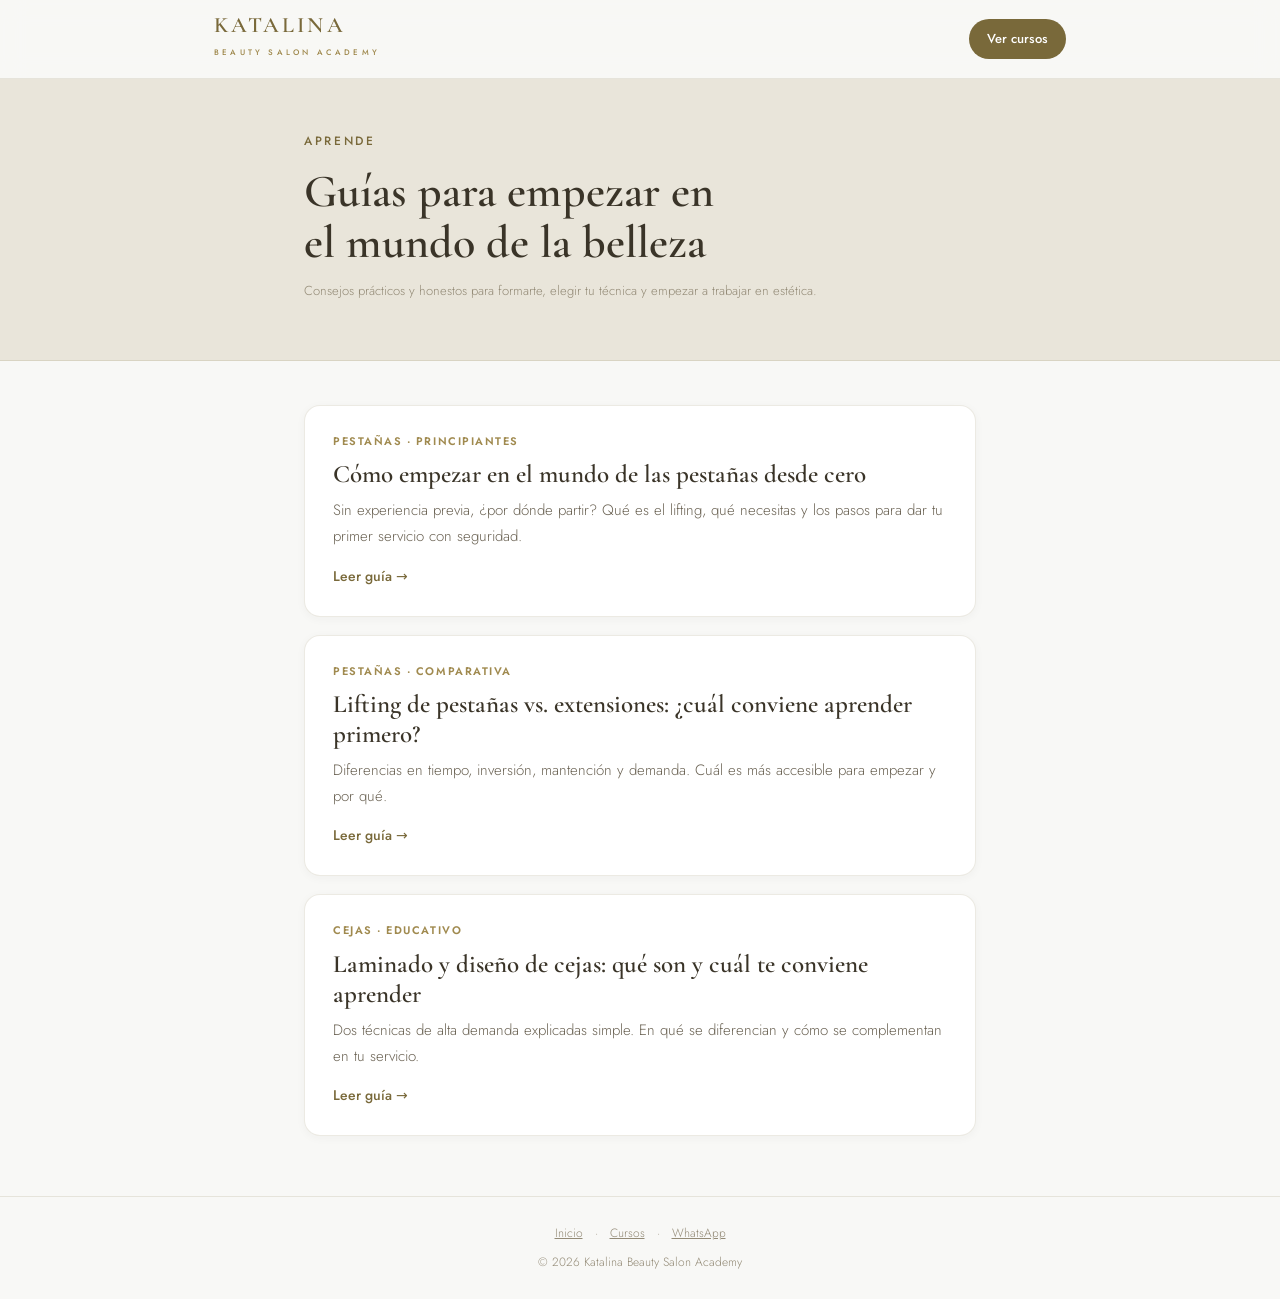
<file: aprende/index.html>
<!DOCTYPE html>
<html lang="es">
<head>
<meta charset="utf-8">
<meta name="viewport" content="width=device-width, initial-scale=1">
<title>Aprende · Guías de estética y belleza | Katalina Beauty Salon Academy</title>
<meta name="description" content="Guías gratis para empezar en el mundo de la estética: pestañas, cejas y uñas. Consejos para formarte, elegir tu técnica y comenzar a trabajar de forma profesional.">
<link rel="canonical" href="https://katalinasalon.cl/aprende">
<meta name="robots" content="index, follow">
<meta property="og:type" content="website">
<meta property="og:title" content="Aprende · Guías de estética y belleza">
<meta property="og:description" content="Guías gratis para empezar en el mundo de la estética: pestañas, cejas y uñas.">
<meta property="og:image" content="https://katalinasalon.cl/assets/og-image.jpg">
<meta property="og:url" content="https://katalinasalon.cl/aprende">
<link rel="icon" href="/favicon.svg" type="image/svg+xml">
<link rel="preconnect" href="https://fonts.googleapis.com">
<link rel="preconnect" href="https://fonts.gstatic.com" crossorigin>
<link href="https://fonts.googleapis.com/css2?family=Cormorant+Garamond:ital,wght@0,500;0,600;1,500&family=Jost:wght@300;400;500&display=swap" rel="stylesheet">
<link rel="stylesheet" href="/aprende/blog.css">
</head>
<body>
<header class="top"><div class="in">
  <a href="/" class="brand" style="text-decoration:none"><b>KATALINA</b><span>BEAUTY SALON ACADEMY</span></a>
  <a href="/#cursos" class="cta">Ver cursos</a>
</div></header>

<section class="hero"><div class="wrap">
  <div class="eyebrow">Aprende</div>
  <h1>Guías para empezar en el mundo de la belleza</h1>
  <p class="meta">Consejos prácticos y honestos para formarte, elegir tu técnica y empezar a trabajar en estética.</p>
</div></section>

<main><div class="wrap">
  <div class="cards">
    <a class="card" href="/aprende/como-empezar-pestanas">
      <div class="tag">Pestañas · Principiantes</div>
      <h2>Cómo empezar en el mundo de las pestañas desde cero</h2>
      <p>Sin experiencia previa, ¿por dónde partir? Qué es el lifting, qué necesitas y los pasos para dar tu primer servicio con seguridad.</p>
      <span class="more">Leer guía →</span>
    </a>
    <a class="card" href="/aprende/lifting-vs-extensiones">
      <div class="tag">Pestañas · Comparativa</div>
      <h2>Lifting de pestañas vs. extensiones: ¿cuál conviene aprender primero?</h2>
      <p>Diferencias en tiempo, inversión, mantención y demanda. Cuál es más accesible para empezar y por qué.</p>
      <span class="more">Leer guía →</span>
    </a>
    <a class="card" href="/aprende/laminado-y-diseno-de-cejas">
      <div class="tag">Cejas · Educativo</div>
      <h2>Laminado y diseño de cejas: qué son y cuál te conviene aprender</h2>
      <p>Dos técnicas de alta demanda explicadas simple. En qué se diferencian y cómo se complementan en tu servicio.</p>
      <span class="more">Leer guía →</span>
    </a>
  </div>
</div></main>

<footer>
  <div><a href="/">Inicio</a> · <a href="/#cursos">Cursos</a> · <a href="https://wa.me/56937142655" target="_blank">WhatsApp</a></div>
  <div style="margin-top:8px">© 2026 Katalina Beauty Salon Academy</div>
</footer>
</body>
</html>
</file>
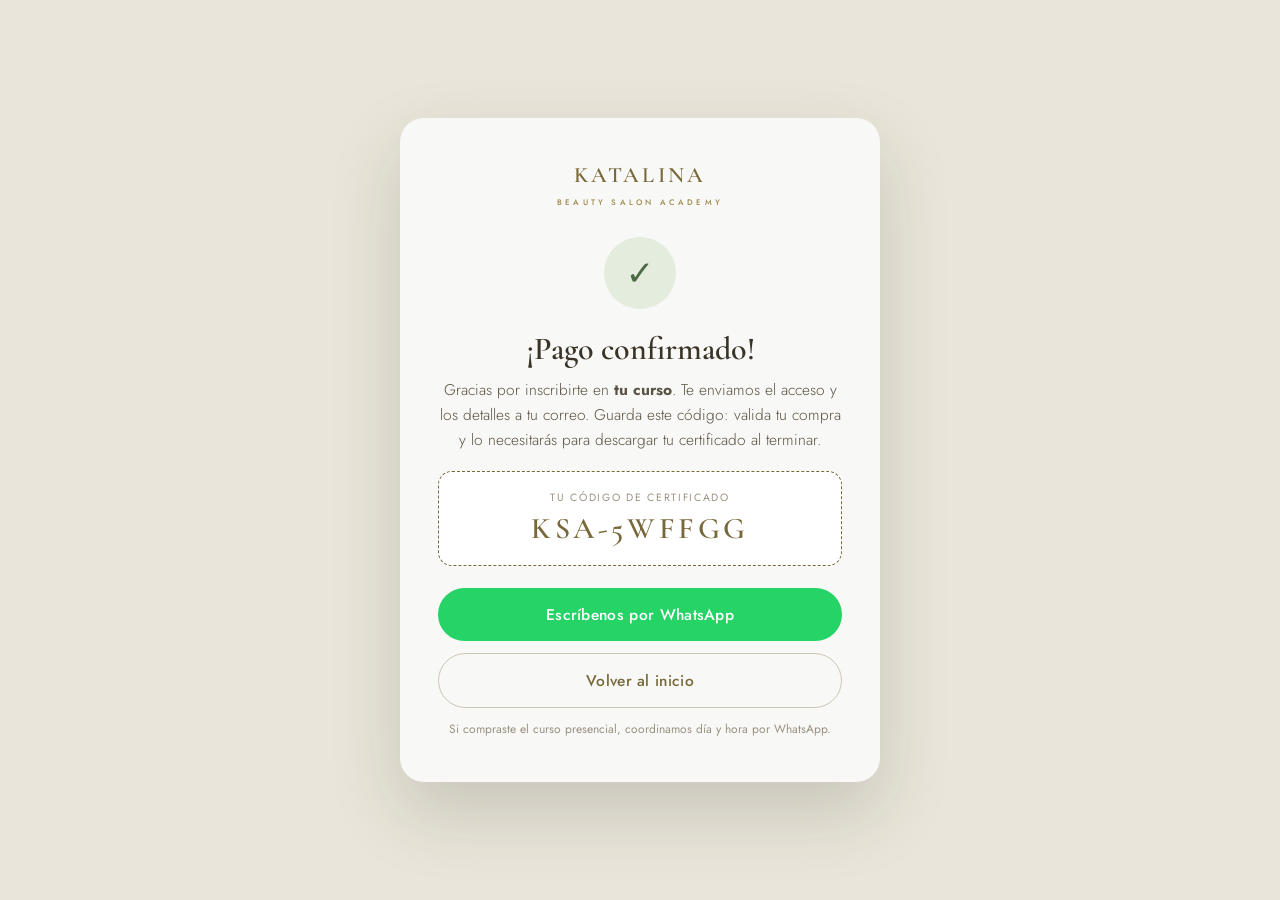
<file: gracias.html>
<!DOCTYPE html>
<html lang="es">
<head>
<meta charset="utf-8">
<meta name="viewport" content="width=device-width, initial-scale=1">
<title>Gracias · Katalina Beauty Salon Academy</title>
<meta name="robots" content="noindex">
<link rel="icon" href="favicon.svg" type="image/svg+xml">
<link rel="preconnect" href="https://fonts.googleapis.com">
<link rel="preconnect" href="https://fonts.gstatic.com" crossorigin>
<link href="https://fonts.googleapis.com/css2?family=Cormorant+Garamond:wght@500;600&family=Jost:wght@300;400;500&display=swap" rel="stylesheet">
<style>
  *{box-sizing:border-box}
  body{margin:0;min-height:100vh;background:#E9E5DA;color:#3a3428;font-family:'Jost',system-ui,sans-serif;display:flex;align-items:center;justify-content:center;padding:24px;-webkit-font-smoothing:antialiased}
  .card{background:#f8f8f6;border-radius:24px;max-width:480px;width:100%;padding:44px 38px;box-shadow:0 30px 70px rgba(58,52,40,.18);text-align:center}
  .badge{width:72px;height:72px;border-radius:50%;display:flex;align-items:center;justify-content:center;margin:0 auto 22px;font-size:34px}
  .badge.ok{background:#e3ecdd;color:#4c6b45}
  .badge.wait{background:#efe4cb;color:#8a6d2f}
  .badge.err{background:#f4ddd5;color:#a5432f}
  h1{font-family:'Cormorant Garamond',serif;font-weight:600;font-size:32px;line-height:1.1;margin:0 0 12px}
  p{font-size:15.5px;line-height:1.6;color:#5b5344;font-weight:300;margin:0 0 18px}
  .code{border:1.5px dashed #79693A;border-radius:14px;padding:18px;background:#fff;margin:0 0 22px}
  .code .lbl{font-size:10.5px;letter-spacing:.16em;color:#9a9182;margin-bottom:5px}
  .code .val{font-family:'Cormorant Garamond',serif;font-size:30px;letter-spacing:.12em;color:#79693A;font-weight:600}
  .btn{display:block;text-decoration:none;padding:15px;border-radius:100px;font-size:15.5px;font-weight:500;letter-spacing:.02em;margin-bottom:12px;transition:transform .25s,box-shadow .25s}
  .btn:hover{transform:translateY(-2px);box-shadow:0 12px 26px rgba(58,52,40,.16)}
  .btn.primary{background:#79693A;color:#fff}
  .btn.wa{background:#25D366;color:#fff}
  .btn.ghost{background:transparent;color:#79693A;border:1px solid rgba(121,105,58,.35)}
  .brand{margin-bottom:26px}
  .brand b{font-family:'Cormorant Garamond',serif;font-size:22px;letter-spacing:.14em;color:#79693A;font-weight:600;display:block}
  .brand span{font-size:8px;letter-spacing:.4em;color:#a08a4f;font-weight:500}
  .fine{font-size:12px;color:#9a9182;margin-top:6px}
</style>
</head>
<body>
  <div class="card">
    <div class="brand"><b>KATALINA</b><span>BEAUTY SALON ACADEMY</span></div>
    <div id="content"></div>
  </div>

<script>
const WHATSAPP = '56937142655';
const params = new URLSearchParams(location.search);
const estado = params.get('estado') || 'exito';
const cursoId = (params.get('curso') || '').toLowerCase();

// Analítica (mismos IDs que la landing)
const GA4_ID='G-RB86DDGWYJ', META_PIXEL_ID='2834920643540853';
if(GA4_ID){var _s=document.createElement('script');_s.async=true;_s.src='https://www.googletagmanager.com/gtag/js?id='+GA4_ID;document.head.appendChild(_s);window.dataLayer=window.dataLayer||[];window.gtag=function(){dataLayer.push(arguments);};gtag('js',new Date());gtag('config',GA4_ID);}
if(META_PIXEL_ID){!function(f,b,e,v,n,t,s){if(f.fbq)return;n=f.fbq=function(){n.callMethod?n.callMethod.apply(n,arguments):n.queue.push(arguments)};if(!f._fbq)f._fbq=n;n.push=n;n.loaded=!0;n.version='2.0';n.queue=[];t=b.createElement(e);t.async=!0;t.src=v;s=b.getElementsByTagName(e)[0];s.parentNode.insertBefore(t,s)}(window,document,'script','https://connect.facebook.net/en_US/fbevents.js');fbq('init',META_PIXEL_ID);fbq('track','PageView');}
function trackConv(ga,fb,params){try{if(window.gtag)gtag('event',ga,params||{});}catch(e){}try{if(window.fbq)fbq('track',fb,params||{});}catch(e){}}

const NOMBRES = {
  lif:'Lifting de pestañas', cor:'Lifting de pestañas · Técnica Coreana', tej:'Diseño de cejas con tinte',
  lam:'Laminado de cejas', man:'Manicure inicial · Esmaltado permanente con torno', mav:'Manicure avanzada · Técnica rusa'
};
const cursoNombre = NOMBRES[cursoId] || 'tu curso';

function genCode(){
  const p = (cursoId || 'ksa').toUpperCase();
  return p + '-' + Math.random().toString(36).slice(2,8).toUpperCase();
}
function waLink(msg){ return 'https://wa.me/' + WHATSAPP + '?text=' + encodeURIComponent(msg); }

let html = '';
if (estado === 'exito') {
  const code = genCode();
  trackConv('purchase','Purchase',{transaction_id:code,currency:'CLP',items:[{item_id:cursoId,item_name:cursoNombre}]});
  html = `
    <div class="badge ok">✓</div>
    <h1>¡Pago confirmado!</h1>
    <p>Gracias por inscribirte en <b>${cursoNombre}</b>. Te enviamos el acceso y los detalles a tu correo. Guarda este código: valida tu compra y lo necesitarás para descargar tu certificado al terminar.</p>
    <div class="code"><div class="lbl">TU CÓDIGO DE CERTIFICADO</div><div class="val">${code}</div></div>
    <a class="btn wa" href="${waLink('Hola Katalina! Acabo de pagar el curso: ' + cursoNombre + '. Mi código es ' + code + '. ¿Cómo continúo?')}">Escríbenos por WhatsApp</a>
    <a class="btn ghost" href="/">Volver al inicio</a>
    <div class="fine">Si compraste el curso presencial, coordinamos día y hora por WhatsApp.</div>`;
} else if (estado === 'pendiente') {
  html = `
    <div class="badge wait">⏳</div>
    <h1>Tu pago está en proceso</h1>
    <p>Estamos esperando la confirmación de <b>${cursoNombre}</b>. Apenas se acredite, te avisamos por correo y te damos el acceso. Suele tardar solo unos minutos.</p>
    <a class="btn wa" href="${waLink('Hola Katalina! Mi pago del curso ' + cursoNombre + ' quedó pendiente. ¿Me ayudas a confirmarlo?')}">Consultar por WhatsApp</a>
    <a class="btn ghost" href="/">Volver al inicio</a>`;
} else {
  html = `
    <div class="badge err">✕</div>
    <h1>El pago no se completó</h1>
    <p>No se concretó el pago de <b>${cursoNombre}</b>. No te preocupes, no se realizó ningún cobro. Puedes intentarlo de nuevo o escribirnos y te ayudamos a inscribirte.</p>
    <a class="btn primary" href="/#cursos">Intentar de nuevo</a>
    <a class="btn wa" href="${waLink('Hola Katalina! Tuve un problema al pagar el curso ' + cursoNombre + '. ¿Me ayudas?')}">Escríbenos por WhatsApp</a>`;
}
document.getElementById('content').innerHTML = html;
</script>
</body>
</html>
</file>
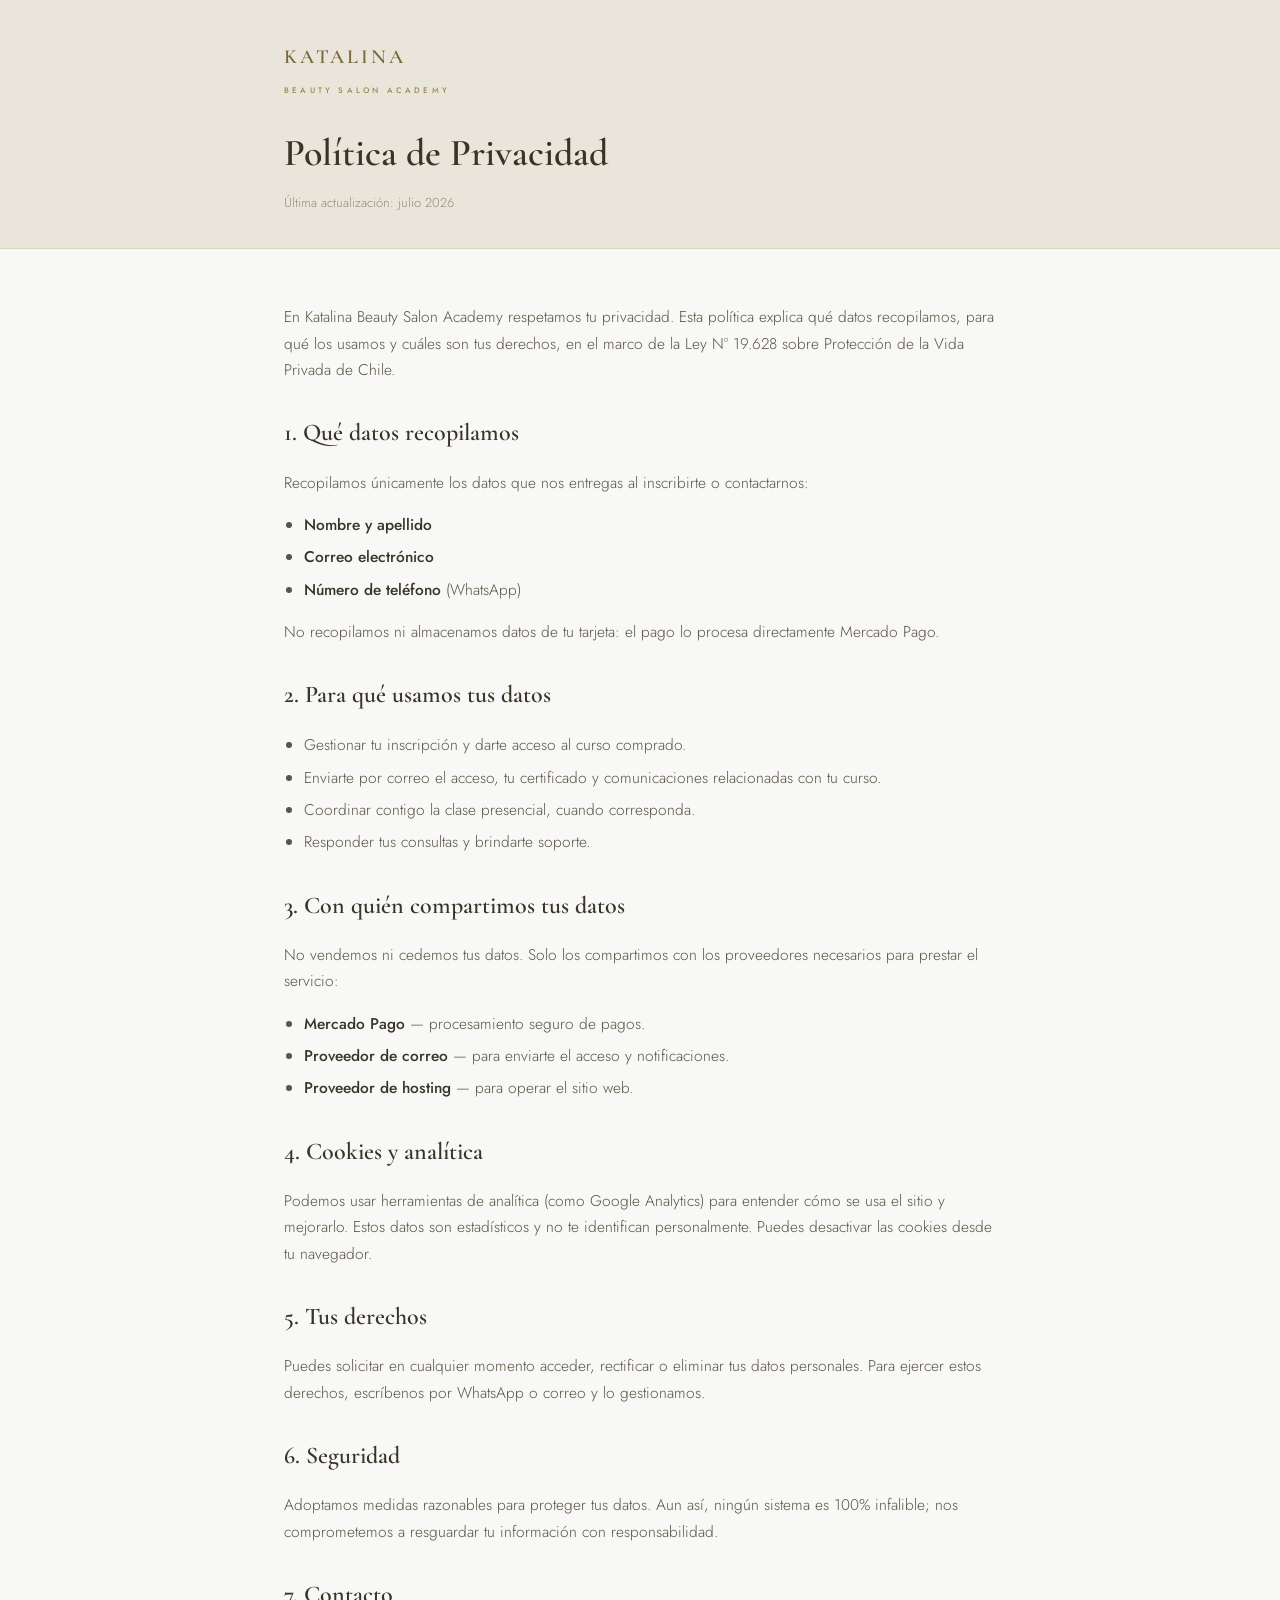
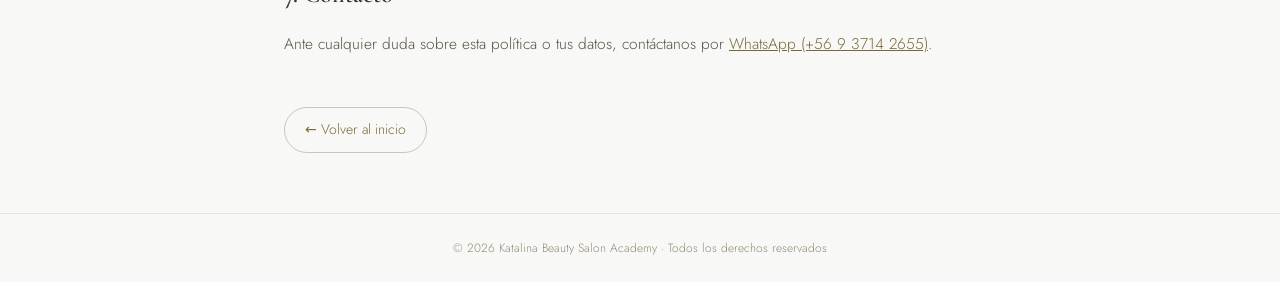
<file: privacidad.html>
<!DOCTYPE html>
<html lang="es">
<head>
<meta charset="utf-8">
<meta name="viewport" content="width=device-width, initial-scale=1">
<title>Política de Privacidad · Katalina Beauty Salon Academy</title>
<meta name="robots" content="noindex">
<link rel="icon" href="favicon.svg" type="image/svg+xml">
<link rel="preconnect" href="https://fonts.googleapis.com">
<link rel="preconnect" href="https://fonts.gstatic.com" crossorigin>
<link href="https://fonts.googleapis.com/css2?family=Cormorant+Garamond:wght@500;600&family=Jost:wght@300;400;500&display=swap" rel="stylesheet">
<style>
  *{box-sizing:border-box}
  body{margin:0;background:#f8f8f6;color:#3a3428;font-family:'Jost',system-ui,sans-serif;font-weight:300;line-height:1.7;-webkit-font-smoothing:antialiased}
  .head{background:#E9E5DA;border-bottom:1px solid rgba(121,105,58,.14)}
  .wrap{max-width:760px;margin:0 auto;padding:0 24px}
  .head .wrap{padding:40px 24px 34px}
  .brand b{font-family:'Cormorant Garamond',serif;font-size:20px;letter-spacing:.14em;color:#79693A;font-weight:600;display:block}
  .brand span{font-size:8px;letter-spacing:.4em;color:#a08a4f;font-weight:500}
  h1{font-family:'Cormorant Garamond',serif;font-weight:600;font-size:38px;color:#3a3428;margin:20px 0 6px}
  .upd{font-size:13px;color:#938a76}
  main{padding:40px 0 60px}
  h2{font-family:'Cormorant Garamond',serif;font-weight:600;font-size:24px;color:#3a3428;margin:30px 0 8px}
  p,li{font-size:15.5px;color:#5b5344}
  ul{padding-left:20px}
  li{margin-bottom:6px}
  a{color:#79693A}
  b{font-weight:500;color:#3a3428}
  .back{display:inline-block;margin-top:34px;color:#79693A;font-size:14px;border:1px solid rgba(121,105,58,.35);padding:10px 20px;border-radius:100px;text-decoration:none}
  footer{border-top:1px solid rgba(121,105,58,.14);padding:24px;text-align:center;font-size:12px;color:#938a76}
</style>
</head>
<body>
<header class="head"><div class="wrap">
  <div class="brand"><b>KATALINA</b><span>BEAUTY SALON ACADEMY</span></div>
  <h1>Política de Privacidad</h1>
  <div class="upd">Última actualización: julio 2026</div>
</div></header>
<main><div class="wrap">
  <p>En Katalina Beauty Salon Academy respetamos tu privacidad. Esta política explica qué datos recopilamos, para qué los usamos y cuáles son tus derechos, en el marco de la Ley N° 19.628 sobre Protección de la Vida Privada de Chile.</p>

  <h2>1. Qué datos recopilamos</h2>
  <p>Recopilamos únicamente los datos que nos entregas al inscribirte o contactarnos:</p>
  <ul>
    <li><b>Nombre y apellido</b></li>
    <li><b>Correo electrónico</b></li>
    <li><b>Número de teléfono</b> (WhatsApp)</li>
  </ul>
  <p>No recopilamos ni almacenamos datos de tu tarjeta: el pago lo procesa directamente Mercado Pago.</p>

  <h2>2. Para qué usamos tus datos</h2>
  <ul>
    <li>Gestionar tu inscripción y darte acceso al curso comprado.</li>
    <li>Enviarte por correo el acceso, tu certificado y comunicaciones relacionadas con tu curso.</li>
    <li>Coordinar contigo la clase presencial, cuando corresponda.</li>
    <li>Responder tus consultas y brindarte soporte.</li>
  </ul>

  <h2>3. Con quién compartimos tus datos</h2>
  <p>No vendemos ni cedemos tus datos. Solo los compartimos con los proveedores necesarios para prestar el servicio:</p>
  <ul>
    <li><b>Mercado Pago</b> — procesamiento seguro de pagos.</li>
    <li><b>Proveedor de correo</b> — para enviarte el acceso y notificaciones.</li>
    <li><b>Proveedor de hosting</b> — para operar el sitio web.</li>
  </ul>

  <h2>4. Cookies y analítica</h2>
  <p>Podemos usar herramientas de analítica (como Google Analytics) para entender cómo se usa el sitio y mejorarlo. Estos datos son estadísticos y no te identifican personalmente. Puedes desactivar las cookies desde tu navegador.</p>

  <h2>5. Tus derechos</h2>
  <p>Puedes solicitar en cualquier momento acceder, rectificar o eliminar tus datos personales. Para ejercer estos derechos, escríbenos por WhatsApp o correo y lo gestionamos.</p>

  <h2>6. Seguridad</h2>
  <p>Adoptamos medidas razonables para proteger tus datos. Aun así, ningún sistema es 100% infalible; nos comprometemos a resguardar tu información con responsabilidad.</p>

  <h2>7. Contacto</h2>
  <p>Ante cualquier duda sobre esta política o tus datos, contáctanos por <a href="https://wa.me/56937142655" target="_blank">WhatsApp (+56 9 3714 2655)</a>.</p>

  <a class="back" href="/">← Volver al inicio</a>
</div></main>
<footer>© 2026 Katalina Beauty Salon Academy · Todos los derechos reservados</footer>
</body>
</html>
</file>
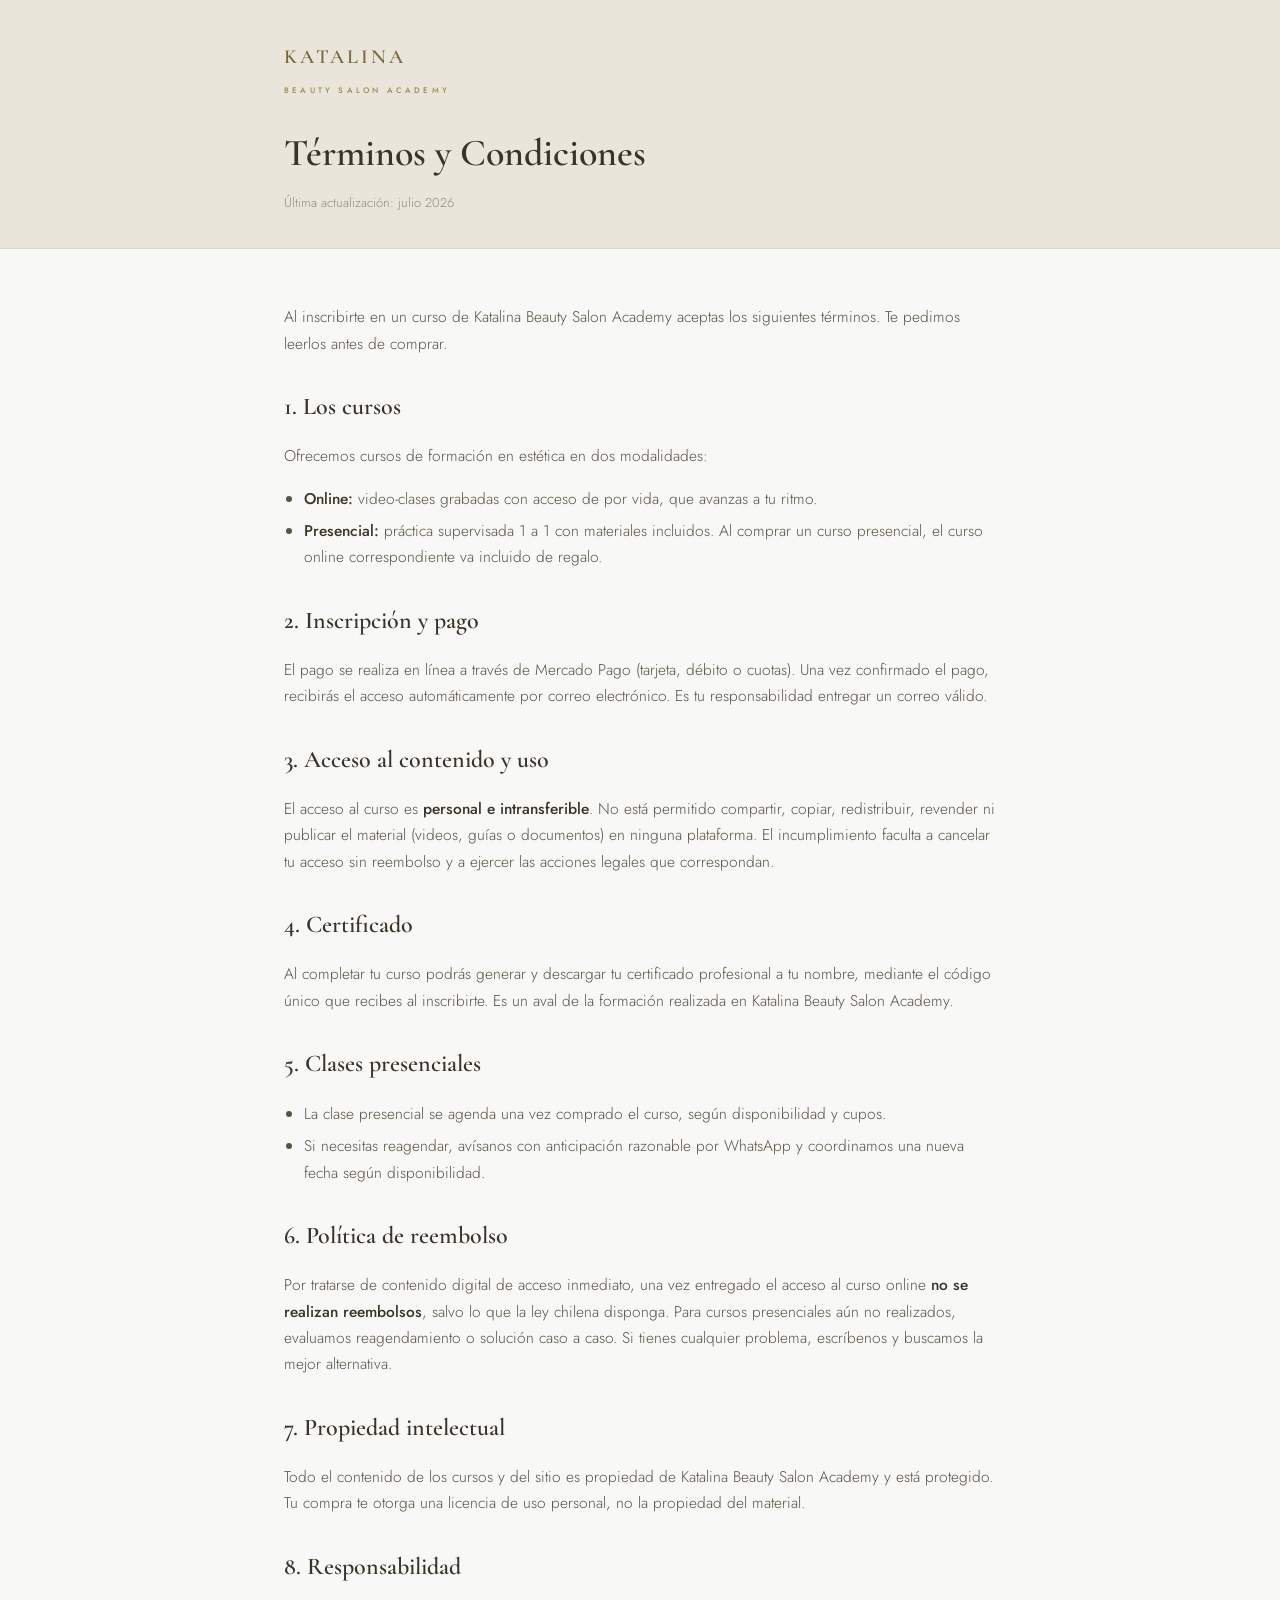
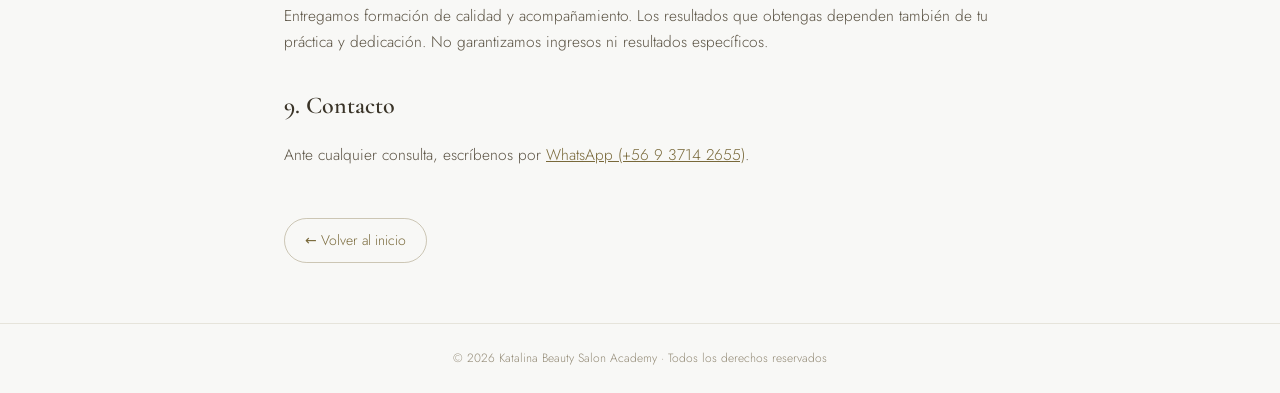
<file: terminos.html>
<!DOCTYPE html>
<html lang="es">
<head>
<meta charset="utf-8">
<meta name="viewport" content="width=device-width, initial-scale=1">
<title>Términos y Condiciones · Katalina Beauty Salon Academy</title>
<meta name="robots" content="noindex">
<link rel="icon" href="favicon.svg" type="image/svg+xml">
<link rel="preconnect" href="https://fonts.googleapis.com">
<link rel="preconnect" href="https://fonts.gstatic.com" crossorigin>
<link href="https://fonts.googleapis.com/css2?family=Cormorant+Garamond:wght@500;600&family=Jost:wght@300;400;500&display=swap" rel="stylesheet">
<style>
  *{box-sizing:border-box}
  body{margin:0;background:#f8f8f6;color:#3a3428;font-family:'Jost',system-ui,sans-serif;font-weight:300;line-height:1.7;-webkit-font-smoothing:antialiased}
  .head{background:#E9E5DA;border-bottom:1px solid rgba(121,105,58,.14)}
  .wrap{max-width:760px;margin:0 auto;padding:0 24px}
  .head .wrap{padding:40px 24px 34px}
  .brand b{font-family:'Cormorant Garamond',serif;font-size:20px;letter-spacing:.14em;color:#79693A;font-weight:600;display:block}
  .brand span{font-size:8px;letter-spacing:.4em;color:#a08a4f;font-weight:500}
  h1{font-family:'Cormorant Garamond',serif;font-weight:600;font-size:38px;color:#3a3428;margin:20px 0 6px}
  .upd{font-size:13px;color:#938a76}
  main{padding:40px 0 60px}
  h2{font-family:'Cormorant Garamond',serif;font-weight:600;font-size:24px;color:#3a3428;margin:30px 0 8px}
  p,li{font-size:15.5px;color:#5b5344}
  ul{padding-left:20px}
  li{margin-bottom:6px}
  a{color:#79693A}
  b{font-weight:500;color:#3a3428}
  .back{display:inline-block;margin-top:34px;color:#79693A;font-size:14px;border:1px solid rgba(121,105,58,.35);padding:10px 20px;border-radius:100px;text-decoration:none}
  footer{border-top:1px solid rgba(121,105,58,.14);padding:24px;text-align:center;font-size:12px;color:#938a76}
</style>
</head>
<body>
<header class="head"><div class="wrap">
  <div class="brand"><b>KATALINA</b><span>BEAUTY SALON ACADEMY</span></div>
  <h1>Términos y Condiciones</h1>
  <div class="upd">Última actualización: julio 2026</div>
</div></header>
<main><div class="wrap">
  <p>Al inscribirte en un curso de Katalina Beauty Salon Academy aceptas los siguientes términos. Te pedimos leerlos antes de comprar.</p>

  <h2>1. Los cursos</h2>
  <p>Ofrecemos cursos de formación en estética en dos modalidades:</p>
  <ul>
    <li><b>Online:</b> video-clases grabadas con acceso de por vida, que avanzas a tu ritmo.</li>
    <li><b>Presencial:</b> práctica supervisada 1 a 1 con materiales incluidos. Al comprar un curso presencial, el curso online correspondiente va incluido de regalo.</li>
  </ul>

  <h2>2. Inscripción y pago</h2>
  <p>El pago se realiza en línea a través de Mercado Pago (tarjeta, débito o cuotas). Una vez confirmado el pago, recibirás el acceso automáticamente por correo electrónico. Es tu responsabilidad entregar un correo válido.</p>

  <h2>3. Acceso al contenido y uso</h2>
  <p>El acceso al curso es <b>personal e intransferible</b>. No está permitido compartir, copiar, redistribuir, revender ni publicar el material (videos, guías o documentos) en ninguna plataforma. El incumplimiento faculta a cancelar tu acceso sin reembolso y a ejercer las acciones legales que correspondan.</p>

  <h2>4. Certificado</h2>
  <p>Al completar tu curso podrás generar y descargar tu certificado profesional a tu nombre, mediante el código único que recibes al inscribirte. Es un aval de la formación realizada en Katalina Beauty Salon Academy.</p>

  <h2>5. Clases presenciales</h2>
  <ul>
    <li>La clase presencial se agenda una vez comprado el curso, según disponibilidad y cupos.</li>
    <li>Si necesitas reagendar, avísanos con anticipación razonable por WhatsApp y coordinamos una nueva fecha según disponibilidad.</li>
  </ul>

  <h2>6. Política de reembolso</h2>
  <p>Por tratarse de contenido digital de acceso inmediato, una vez entregado el acceso al curso online <b>no se realizan reembolsos</b>, salvo lo que la ley chilena disponga. Para cursos presenciales aún no realizados, evaluamos reagendamiento o solución caso a caso. Si tienes cualquier problema, escríbenos y buscamos la mejor alternativa.</p>

  <h2>7. Propiedad intelectual</h2>
  <p>Todo el contenido de los cursos y del sitio es propiedad de Katalina Beauty Salon Academy y está protegido. Tu compra te otorga una licencia de uso personal, no la propiedad del material.</p>

  <h2>8. Responsabilidad</h2>
  <p>Entregamos formación de calidad y acompañamiento. Los resultados que obtengas dependen también de tu práctica y dedicación. No garantizamos ingresos ni resultados específicos.</p>

  <h2>9. Contacto</h2>
  <p>Ante cualquier consulta, escríbenos por <a href="https://wa.me/56937142655" target="_blank">WhatsApp (+56 9 3714 2655)</a>.</p>

  <a class="back" href="/">← Volver al inicio</a>
</div></main>
<footer>© 2026 Katalina Beauty Salon Academy · Todos los derechos reservados</footer>
</body>
</html>
</file>
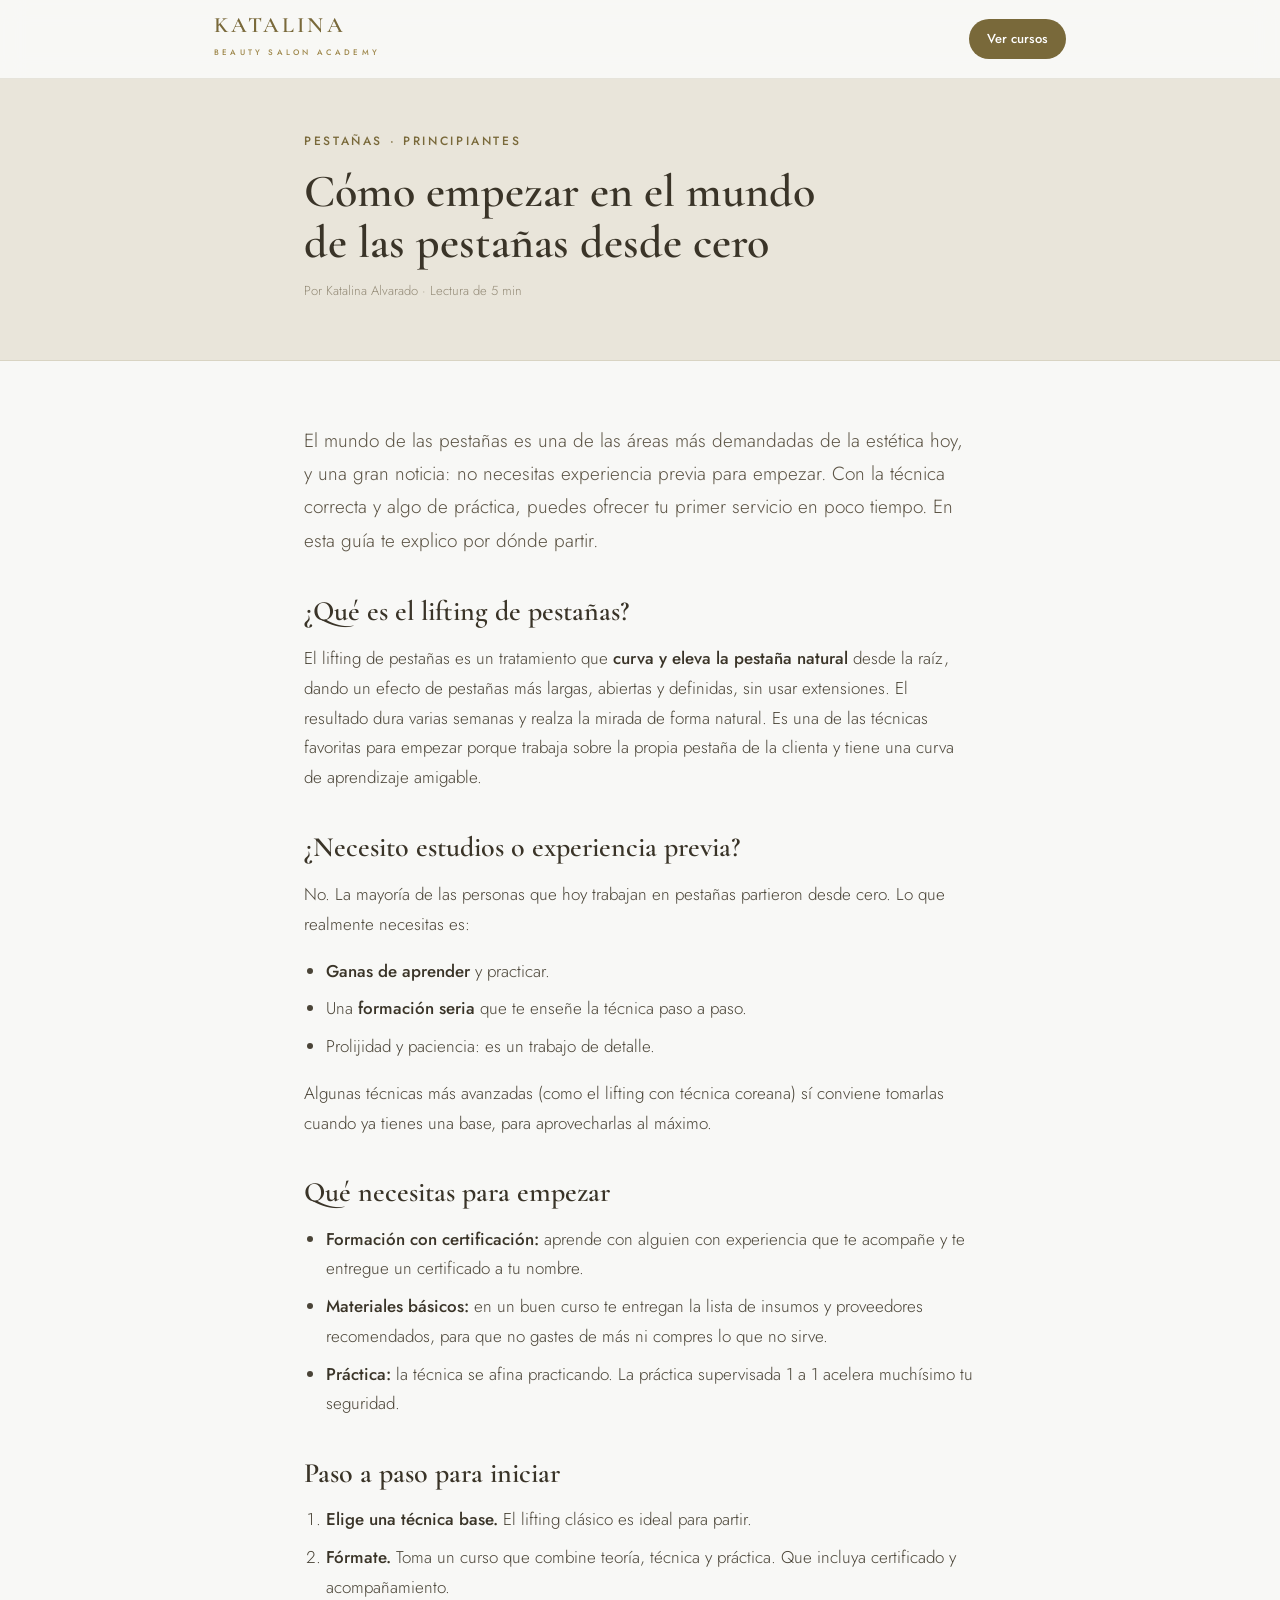
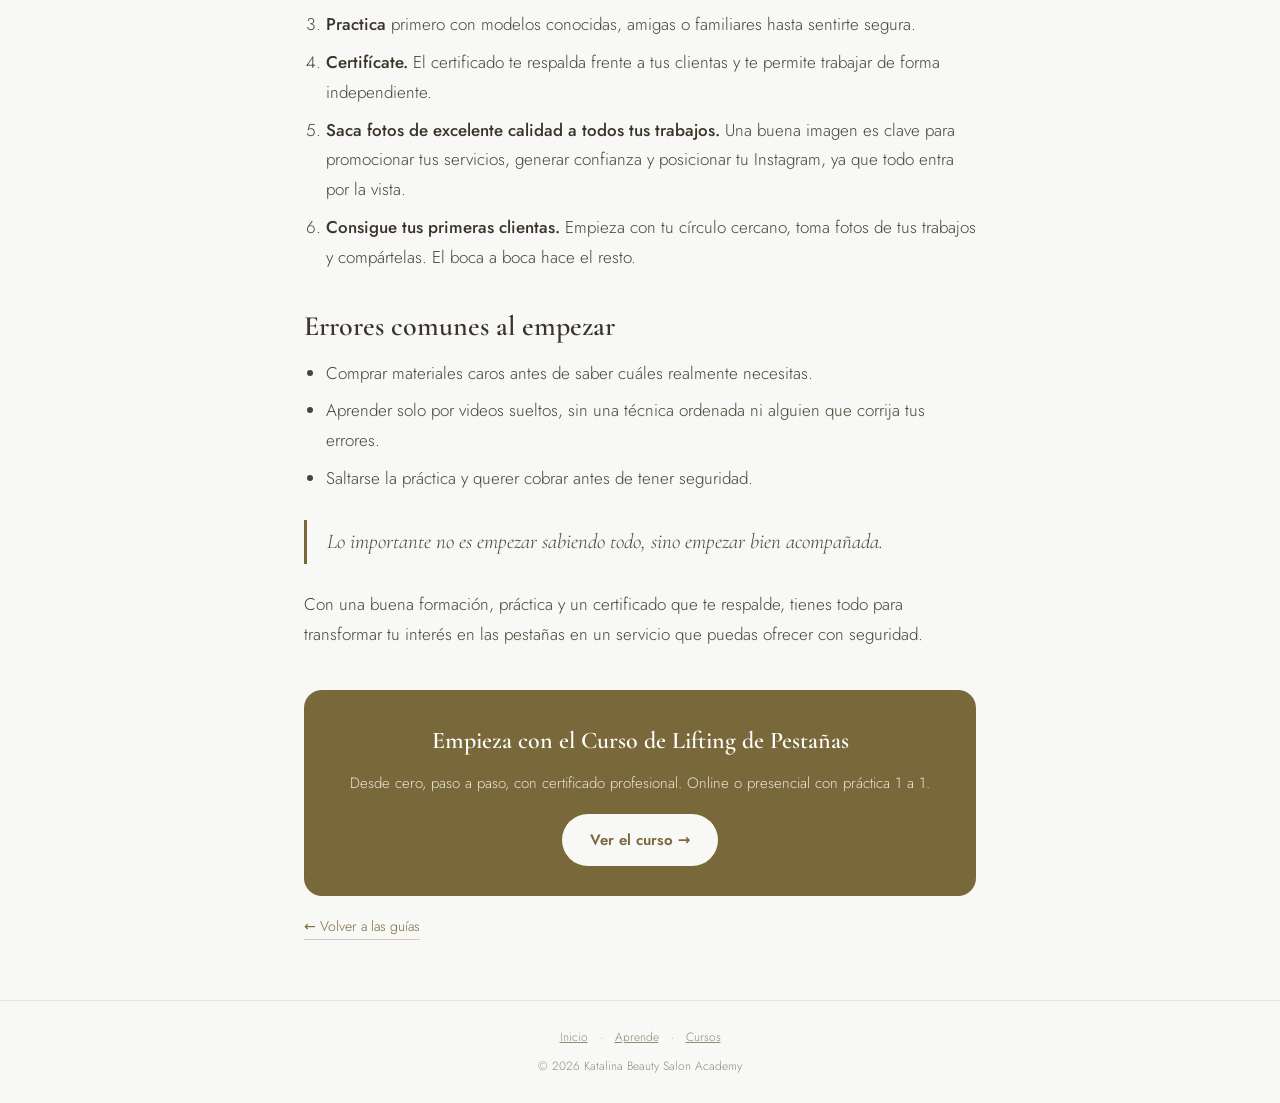
<file: aprende/como-empezar-pestanas.html>
<!DOCTYPE html>
<html lang="es">
<head>
<meta charset="utf-8">
<meta name="viewport" content="width=device-width, initial-scale=1">
<title>Cómo empezar en el mundo de las pestañas desde cero | Katalina Beauty Salon Academy</title>
<meta name="description" content="Guía para principiantes: qué es el lifting de pestañas, qué necesitas para empezar sin experiencia y los pasos para dar tu primer servicio profesional con seguridad.">
<link rel="canonical" href="https://katalinasalon.cl/aprende/como-empezar-pestanas">
<meta name="robots" content="index, follow">
<meta property="og:type" content="article">
<meta property="og:title" content="Cómo empezar en el mundo de las pestañas desde cero">
<meta property="og:description" content="Qué es el lifting, qué necesitas y los pasos para dar tu primer servicio profesional, incluso sin experiencia previa.">
<meta property="og:image" content="https://katalinasalon.cl/assets/og-image.jpg">
<meta property="og:url" content="https://katalinasalon.cl/aprende/como-empezar-pestanas">
<link rel="icon" href="/favicon.svg" type="image/svg+xml">
<link rel="preconnect" href="https://fonts.googleapis.com">
<link rel="preconnect" href="https://fonts.gstatic.com" crossorigin>
<link href="https://fonts.googleapis.com/css2?family=Cormorant+Garamond:ital,wght@0,500;0,600;1,500&family=Jost:wght@300;400;500&display=swap" rel="stylesheet">
<link rel="stylesheet" href="/aprende/blog.css">
<script type="application/ld+json">
{"@context":"https://schema.org","@type":"BlogPosting","headline":"Cómo empezar en el mundo de las pestañas desde cero","description":"Guía para principiantes sobre lifting de pestañas: qué necesitas y cómo dar tu primer servicio profesional.","author":{"@type":"Person","name":"Katalina Alvarado"},"publisher":{"@type":"Organization","name":"Katalina Beauty Salon Academy","logo":{"@type":"ImageObject","url":"https://katalinasalon.cl/apple-touch-icon.png"}},"datePublished":"2026-07-18","dateModified":"2026-07-18","mainEntityOfPage":"https://katalinasalon.cl/aprende/como-empezar-pestanas","image":"https://katalinasalon.cl/assets/og-image.jpg","inLanguage":"es"}
</script>
</head>
<body>
<header class="top"><div class="in">
  <a href="/" class="brand" style="text-decoration:none"><b>KATALINA</b><span>BEAUTY SALON ACADEMY</span></a>
  <a href="/#cursos" class="cta">Ver cursos</a>
</div></header>

<section class="hero"><div class="wrap">
  <div class="eyebrow">Pestañas · Principiantes</div>
  <h1>Cómo empezar en el mundo de las pestañas desde cero</h1>
  <p class="meta">Por Katalina Alvarado · Lectura de 5 min</p>
</div></section>

<article><div class="wrap">
  <p class="lead">El mundo de las pestañas es una de las áreas más demandadas de la estética hoy, y una gran noticia: no necesitas experiencia previa para empezar. Con la técnica correcta y algo de práctica, puedes ofrecer tu primer servicio en poco tiempo. En esta guía te explico por dónde partir.</p>

  <h2>¿Qué es el lifting de pestañas?</h2>
  <p>El lifting de pestañas es un tratamiento que <b>curva y eleva la pestaña natural</b> desde la raíz, dando un efecto de pestañas más largas, abiertas y definidas, sin usar extensiones. El resultado dura varias semanas y realza la mirada de forma natural. Es una de las técnicas favoritas para empezar porque trabaja sobre la propia pestaña de la clienta y tiene una curva de aprendizaje amigable.</p>

  <h2>¿Necesito estudios o experiencia previa?</h2>
  <p>No. La mayoría de las personas que hoy trabajan en pestañas partieron desde cero. Lo que realmente necesitas es:</p>
  <ul>
    <li><b>Ganas de aprender</b> y practicar.</li>
    <li>Una <b>formación seria</b> que te enseñe la técnica paso a paso.</li>
    <li>Prolijidad y paciencia: es un trabajo de detalle.</li>
  </ul>
  <p>Algunas técnicas más avanzadas (como el lifting con técnica coreana) sí conviene tomarlas cuando ya tienes una base, para aprovecharlas al máximo.</p>

  <h2>Qué necesitas para empezar</h2>
  <ul>
    <li><b>Formación con certificación:</b> aprende con alguien con experiencia que te acompañe y te entregue un certificado a tu nombre.</li>
    <li><b>Materiales básicos:</b> en un buen curso te entregan la lista de insumos y proveedores recomendados, para que no gastes de más ni compres lo que no sirve.</li>
    <li><b>Práctica:</b> la técnica se afina practicando. La práctica supervisada 1 a 1 acelera muchísimo tu seguridad.</li>
  </ul>

  <h2>Paso a paso para iniciar</h2>
  <ol>
    <li><b>Elige una técnica base.</b> El lifting clásico es ideal para partir.</li>
    <li><b>Fórmate.</b> Toma un curso que combine teoría, técnica y práctica. Que incluya certificado y acompañamiento.</li>
    <li><b>Practica</b> primero con modelos conocidas, amigas o familiares hasta sentirte segura.</li>
    <li><b>Certifícate.</b> El certificado te respalda frente a tus clientas y te permite trabajar de forma independiente.</li>
    <li><b>Saca fotos de excelente calidad a todos tus trabajos.</b> Una buena imagen es clave para promocionar tus servicios, generar confianza y posicionar tu Instagram, ya que todo entra por la vista.</li>
    <li><b>Consigue tus primeras clientas.</b> Empieza con tu círculo cercano, toma fotos de tus trabajos y compártelas. El boca a boca hace el resto.</li>
  </ol>

  <h2>Errores comunes al empezar</h2>
  <ul>
    <li>Comprar materiales caros antes de saber cuáles realmente necesitas.</li>
    <li>Aprender solo por videos sueltos, sin una técnica ordenada ni alguien que corrija tus errores.</li>
    <li>Saltarse la práctica y querer cobrar antes de tener seguridad.</li>
  </ul>
  <blockquote>Lo importante no es empezar sabiendo todo, sino empezar bien acompañada.</blockquote>
  <p>Con una buena formación, práctica y un certificado que te respalde, tienes todo para transformar tu interés en las pestañas en un servicio que puedas ofrecer con seguridad.</p>

  <div class="cta-box">
    <h3>Empieza con el Curso de Lifting de Pestañas</h3>
    <p>Desde cero, paso a paso, con certificado profesional. Online o presencial con práctica 1 a 1.</p>
    <a href="/#cursos">Ver el curso →</a>
  </div>

  <a class="back" href="/aprende">← Volver a las guías</a>
</div></article>

<footer>
  <div><a href="/">Inicio</a> · <a href="/aprende">Aprende</a> · <a href="/#cursos">Cursos</a></div>
  <div style="margin-top:8px">© 2026 Katalina Beauty Salon Academy</div>
</footer>
</body>
</html>
</file>
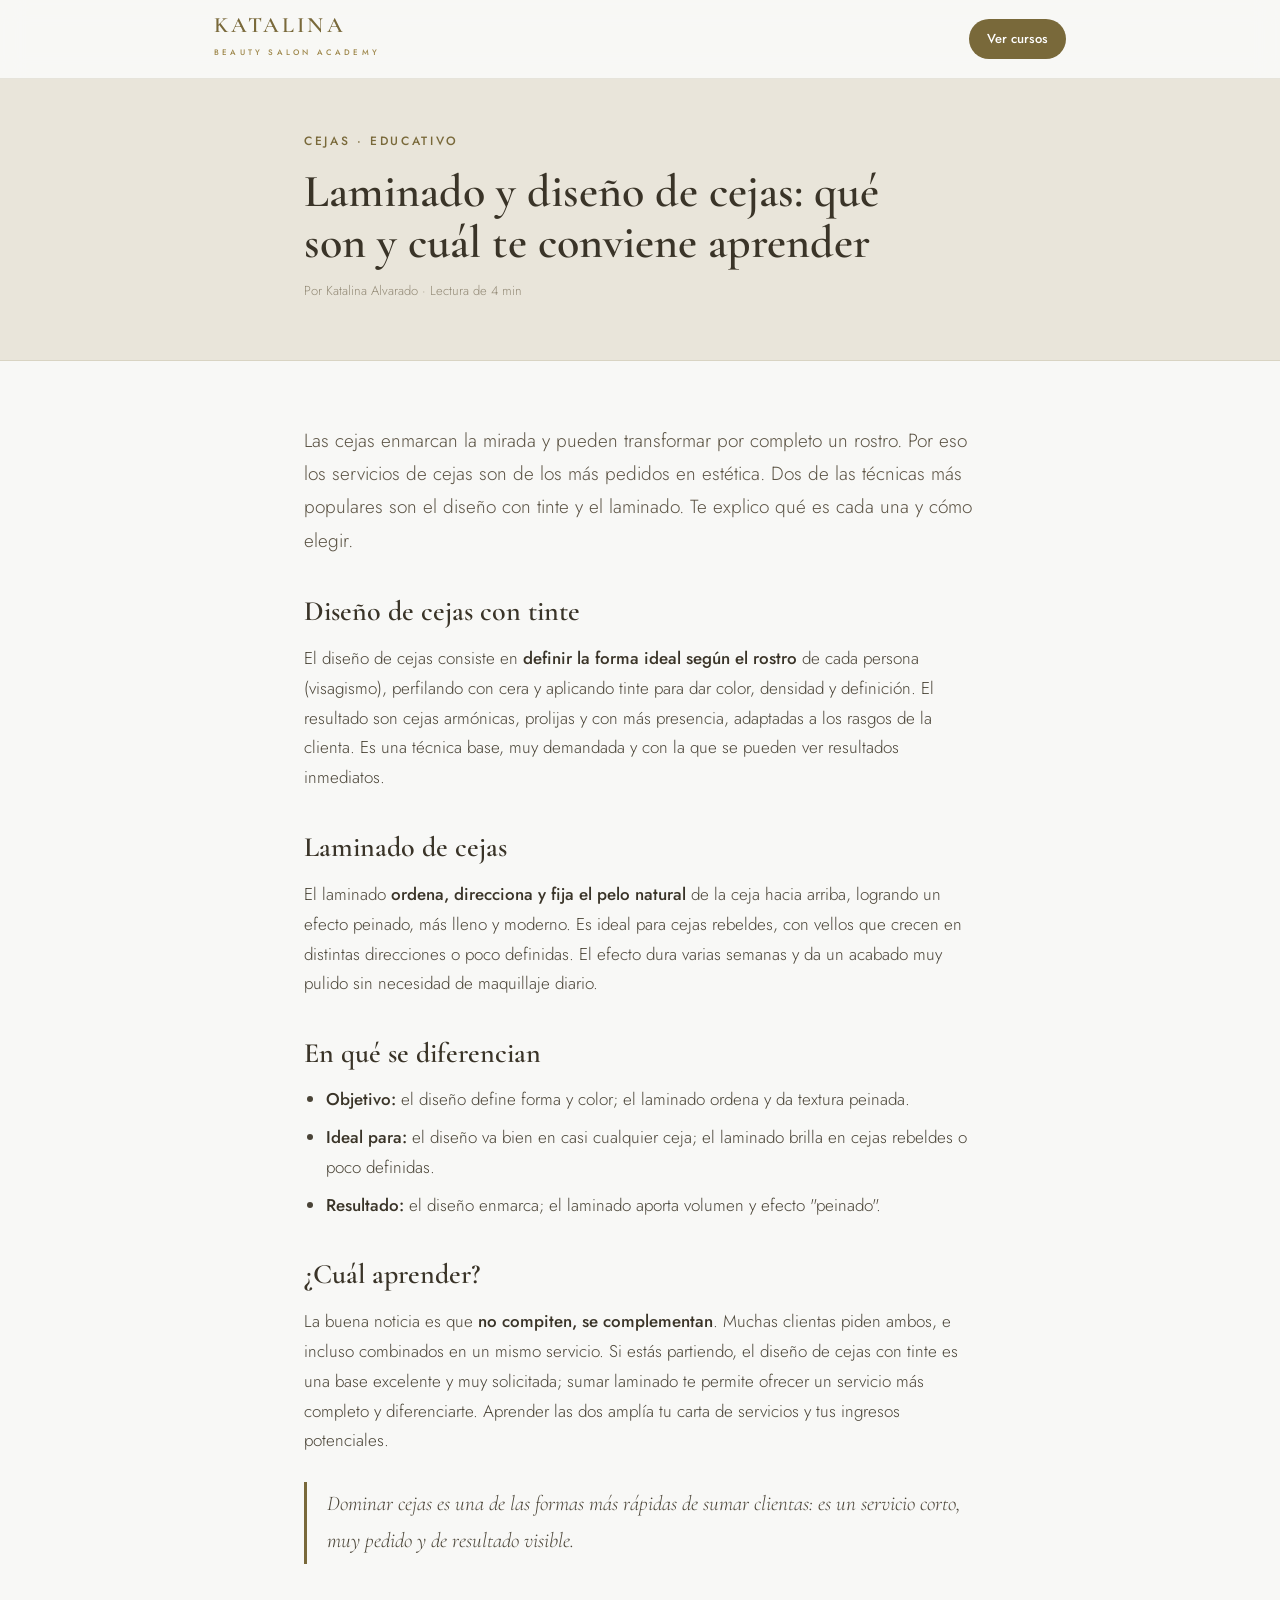
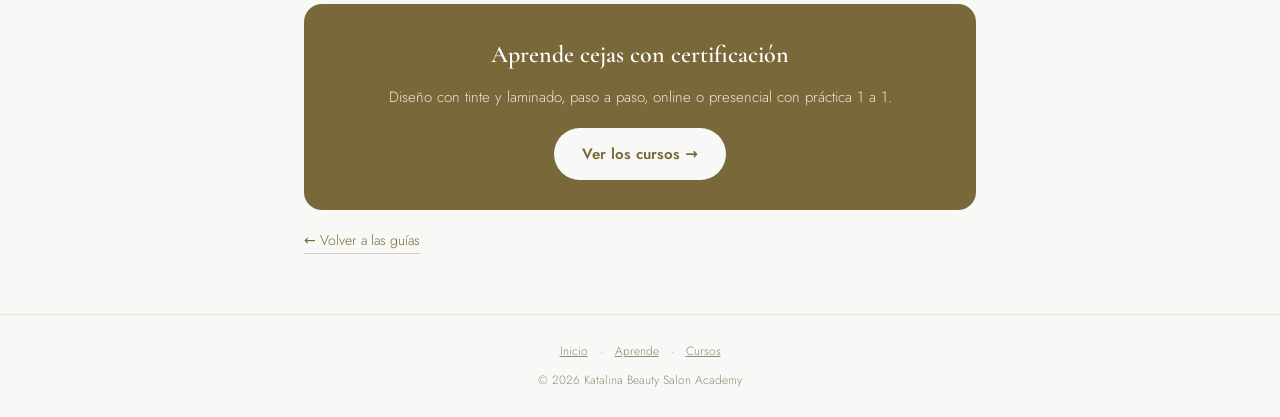
<file: aprende/laminado-y-diseno-de-cejas.html>
<!DOCTYPE html>
<html lang="es">
<head>
<meta charset="utf-8">
<meta name="viewport" content="width=device-width, initial-scale=1">
<title>Laminado y diseño de cejas: qué son y cuál te conviene aprender | Katalina Beauty Salon Academy</title>
<meta name="description" content="Diseño de cejas con tinte y laminado de cejas explicados simple: qué son, en qué se diferencian y cómo se complementan. Descubre cuál técnica aprender.">
<link rel="canonical" href="https://katalinasalon.cl/aprende/laminado-y-diseno-de-cejas">
<meta name="robots" content="index, follow">
<meta property="og:type" content="article">
<meta property="og:title" content="Laminado y diseño de cejas: qué son y cuál te conviene aprender">
<meta property="og:description" content="Dos técnicas de cejas de alta demanda explicadas simple: en qué se diferencian y cómo se complementan.">
<meta property="og:image" content="https://katalinasalon.cl/assets/og-image.jpg">
<meta property="og:url" content="https://katalinasalon.cl/aprende/laminado-y-diseno-de-cejas">
<link rel="icon" href="/favicon.svg" type="image/svg+xml">
<link rel="preconnect" href="https://fonts.googleapis.com">
<link rel="preconnect" href="https://fonts.gstatic.com" crossorigin>
<link href="https://fonts.googleapis.com/css2?family=Cormorant+Garamond:ital,wght@0,500;0,600;1,500&family=Jost:wght@300;400;500&display=swap" rel="stylesheet">
<link rel="stylesheet" href="/aprende/blog.css">
<script type="application/ld+json">
{"@context":"https://schema.org","@type":"BlogPosting","headline":"Laminado y diseño de cejas: qué son y cuál te conviene aprender","description":"Diseño de cejas con tinte y laminado de cejas: qué son, en qué se diferencian y cómo se complementan.","author":{"@type":"Person","name":"Katalina Alvarado"},"publisher":{"@type":"Organization","name":"Katalina Beauty Salon Academy","logo":{"@type":"ImageObject","url":"https://katalinasalon.cl/apple-touch-icon.png"}},"datePublished":"2026-07-18","dateModified":"2026-07-18","mainEntityOfPage":"https://katalinasalon.cl/aprende/laminado-y-diseno-de-cejas","image":"https://katalinasalon.cl/assets/og-image.jpg","inLanguage":"es"}
</script>
</head>
<body>
<header class="top"><div class="in">
  <a href="/" class="brand" style="text-decoration:none"><b>KATALINA</b><span>BEAUTY SALON ACADEMY</span></a>
  <a href="/#cursos" class="cta">Ver cursos</a>
</div></header>

<section class="hero"><div class="wrap">
  <div class="eyebrow">Cejas · Educativo</div>
  <h1>Laminado y diseño de cejas: qué son y cuál te conviene aprender</h1>
  <p class="meta">Por Katalina Alvarado · Lectura de 4 min</p>
</div></section>

<article><div class="wrap">
  <p class="lead">Las cejas enmarcan la mirada y pueden transformar por completo un rostro. Por eso los servicios de cejas son de los más pedidos en estética. Dos de las técnicas más populares son el diseño con tinte y el laminado. Te explico qué es cada una y cómo elegir.</p>

  <h2>Diseño de cejas con tinte</h2>
  <p>El diseño de cejas consiste en <b>definir la forma ideal según el rostro</b> de cada persona (visagismo), perfilando con cera y aplicando tinte para dar color, densidad y definición. El resultado son cejas armónicas, prolijas y con más presencia, adaptadas a los rasgos de la clienta. Es una técnica base, muy demandada y con la que se pueden ver resultados inmediatos.</p>

  <h2>Laminado de cejas</h2>
  <p>El laminado <b>ordena, direcciona y fija el pelo natural</b> de la ceja hacia arriba, logrando un efecto peinado, más lleno y moderno. Es ideal para cejas rebeldes, con vellos que crecen en distintas direcciones o poco definidas. El efecto dura varias semanas y da un acabado muy pulido sin necesidad de maquillaje diario.</p>

  <h2>En qué se diferencian</h2>
  <ul>
    <li><b>Objetivo:</b> el diseño define forma y color; el laminado ordena y da textura peinada.</li>
    <li><b>Ideal para:</b> el diseño va bien en casi cualquier ceja; el laminado brilla en cejas rebeldes o poco definidas.</li>
    <li><b>Resultado:</b> el diseño enmarca; el laminado aporta volumen y efecto "peinado".</li>
  </ul>

  <h2>¿Cuál aprender?</h2>
  <p>La buena noticia es que <b>no compiten, se complementan</b>. Muchas clientas piden ambos, e incluso combinados en un mismo servicio. Si estás partiendo, el diseño de cejas con tinte es una base excelente y muy solicitada; sumar laminado te permite ofrecer un servicio más completo y diferenciarte. Aprender las dos amplía tu carta de servicios y tus ingresos potenciales.</p>
  <blockquote>Dominar cejas es una de las formas más rápidas de sumar clientas: es un servicio corto, muy pedido y de resultado visible.</blockquote>

  <div class="cta-box">
    <h3>Aprende cejas con certificación</h3>
    <p>Diseño con tinte y laminado, paso a paso, online o presencial con práctica 1 a 1.</p>
    <a href="/#cursos">Ver los cursos →</a>
  </div>

  <a class="back" href="/aprende">← Volver a las guías</a>
</div></article>

<footer>
  <div><a href="/">Inicio</a> · <a href="/aprende">Aprende</a> · <a href="/#cursos">Cursos</a></div>
  <div style="margin-top:8px">© 2026 Katalina Beauty Salon Academy</div>
</footer>
</body>
</html>
</file>
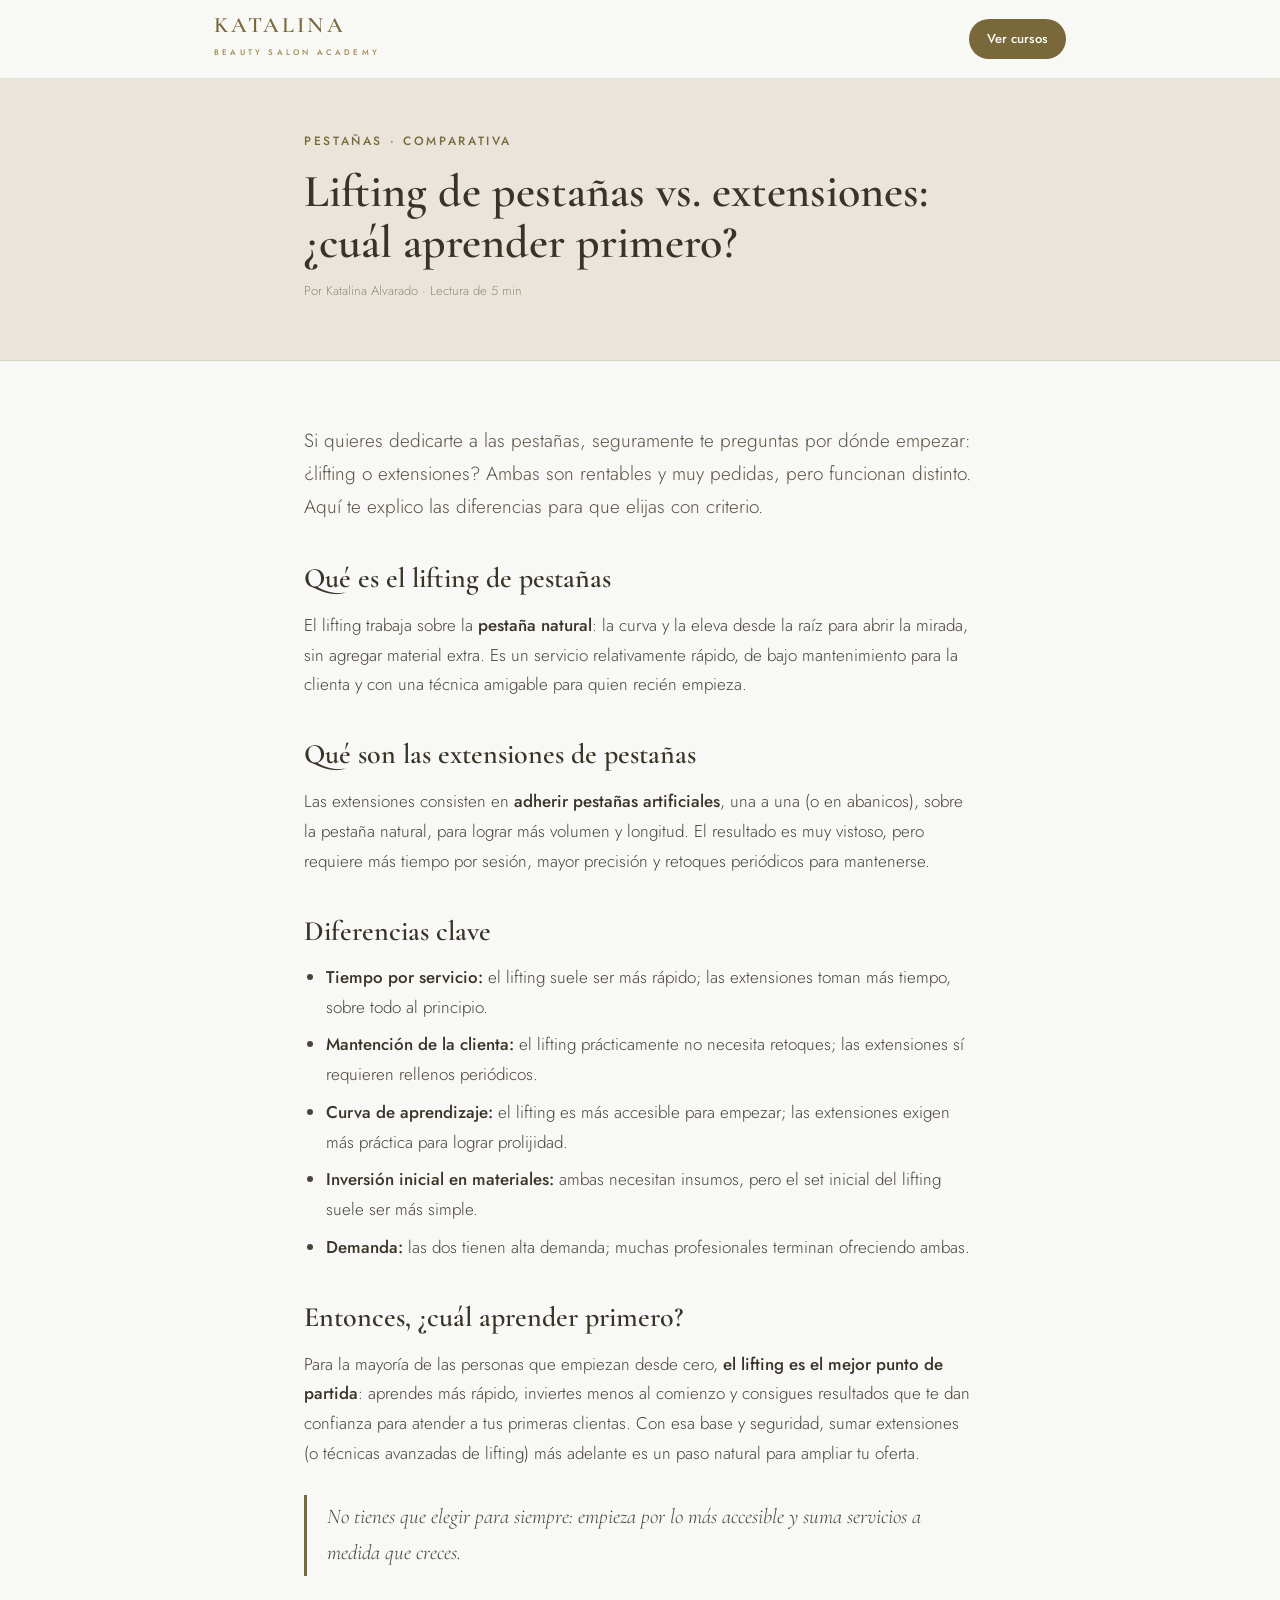
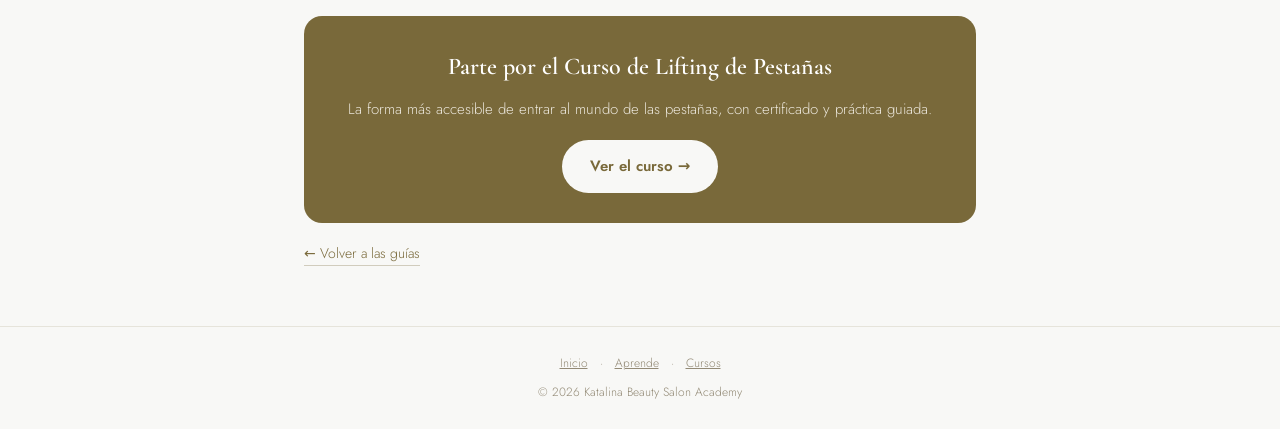
<file: aprende/lifting-vs-extensiones.html>
<!DOCTYPE html>
<html lang="es">
<head>
<meta charset="utf-8">
<meta name="viewport" content="width=device-width, initial-scale=1">
<title>Lifting de pestañas vs. extensiones: ¿cuál aprender primero? | Katalina Beauty Salon Academy</title>
<meta name="description" content="Comparativa clara entre lifting de pestañas y extensiones: diferencias en tiempo, inversión, mantención y demanda. Descubre cuál conviene aprender primero.">
<link rel="canonical" href="https://katalinasalon.cl/aprende/lifting-vs-extensiones">
<meta name="robots" content="index, follow">
<meta property="og:type" content="article">
<meta property="og:title" content="Lifting de pestañas vs. extensiones: ¿cuál aprender primero?">
<meta property="og:description" content="Diferencias en tiempo, inversión, mantención y demanda. Cuál es más accesible para empezar.">
<meta property="og:image" content="https://katalinasalon.cl/assets/og-image.jpg">
<meta property="og:url" content="https://katalinasalon.cl/aprende/lifting-vs-extensiones">
<link rel="icon" href="/favicon.svg" type="image/svg+xml">
<link rel="preconnect" href="https://fonts.googleapis.com">
<link rel="preconnect" href="https://fonts.gstatic.com" crossorigin>
<link href="https://fonts.googleapis.com/css2?family=Cormorant+Garamond:ital,wght@0,500;0,600;1,500&family=Jost:wght@300;400;500&display=swap" rel="stylesheet">
<link rel="stylesheet" href="/aprende/blog.css">
<script type="application/ld+json">
{"@context":"https://schema.org","@type":"BlogPosting","headline":"Lifting de pestañas vs. extensiones: ¿cuál aprender primero?","description":"Comparativa entre lifting de pestañas y extensiones para decidir cuál técnica aprender primero.","author":{"@type":"Person","name":"Katalina Alvarado"},"publisher":{"@type":"Organization","name":"Katalina Beauty Salon Academy","logo":{"@type":"ImageObject","url":"https://katalinasalon.cl/apple-touch-icon.png"}},"datePublished":"2026-07-18","dateModified":"2026-07-18","mainEntityOfPage":"https://katalinasalon.cl/aprende/lifting-vs-extensiones","image":"https://katalinasalon.cl/assets/og-image.jpg","inLanguage":"es"}
</script>
</head>
<body>
<header class="top"><div class="in">
  <a href="/" class="brand" style="text-decoration:none"><b>KATALINA</b><span>BEAUTY SALON ACADEMY</span></a>
  <a href="/#cursos" class="cta">Ver cursos</a>
</div></header>

<section class="hero"><div class="wrap">
  <div class="eyebrow">Pestañas · Comparativa</div>
  <h1>Lifting de pestañas vs. extensiones: ¿cuál aprender primero?</h1>
  <p class="meta">Por Katalina Alvarado · Lectura de 5 min</p>
</div></section>

<article><div class="wrap">
  <p class="lead">Si quieres dedicarte a las pestañas, seguramente te preguntas por dónde empezar: ¿lifting o extensiones? Ambas son rentables y muy pedidas, pero funcionan distinto. Aquí te explico las diferencias para que elijas con criterio.</p>

  <h2>Qué es el lifting de pestañas</h2>
  <p>El lifting trabaja sobre la <b>pestaña natural</b>: la curva y la eleva desde la raíz para abrir la mirada, sin agregar material extra. Es un servicio relativamente rápido, de bajo mantenimiento para la clienta y con una técnica amigable para quien recién empieza.</p>

  <h2>Qué son las extensiones de pestañas</h2>
  <p>Las extensiones consisten en <b>adherir pestañas artificiales</b>, una a una (o en abanicos), sobre la pestaña natural, para lograr más volumen y longitud. El resultado es muy vistoso, pero requiere más tiempo por sesión, mayor precisión y retoques periódicos para mantenerse.</p>

  <h2>Diferencias clave</h2>
  <ul>
    <li><b>Tiempo por servicio:</b> el lifting suele ser más rápido; las extensiones toman más tiempo, sobre todo al principio.</li>
    <li><b>Mantención de la clienta:</b> el lifting prácticamente no necesita retoques; las extensiones sí requieren rellenos periódicos.</li>
    <li><b>Curva de aprendizaje:</b> el lifting es más accesible para empezar; las extensiones exigen más práctica para lograr prolijidad.</li>
    <li><b>Inversión inicial en materiales:</b> ambas necesitan insumos, pero el set inicial del lifting suele ser más simple.</li>
    <li><b>Demanda:</b> las dos tienen alta demanda; muchas profesionales terminan ofreciendo ambas.</li>
  </ul>

  <h2>Entonces, ¿cuál aprender primero?</h2>
  <p>Para la mayoría de las personas que empiezan desde cero, <b>el lifting es el mejor punto de partida</b>: aprendes más rápido, inviertes menos al comienzo y consigues resultados que te dan confianza para atender a tus primeras clientas. Con esa base y seguridad, sumar extensiones (o técnicas avanzadas de lifting) más adelante es un paso natural para ampliar tu oferta.</p>
  <blockquote>No tienes que elegir para siempre: empieza por lo más accesible y suma servicios a medida que creces.</blockquote>

  <div class="cta-box">
    <h3>Parte por el Curso de Lifting de Pestañas</h3>
    <p>La forma más accesible de entrar al mundo de las pestañas, con certificado y práctica guiada.</p>
    <a href="/#cursos">Ver el curso →</a>
  </div>

  <a class="back" href="/aprende">← Volver a las guías</a>
</div></article>

<footer>
  <div><a href="/">Inicio</a> · <a href="/aprende">Aprende</a> · <a href="/#cursos">Cursos</a></div>
  <div style="margin-top:8px">© 2026 Katalina Beauty Salon Academy</div>
</footer>
</body>
</html>
</file>
<file: aprende/blog.css>
*{box-sizing:border-box}
body{margin:0;background:#f8f8f6;color:#3a3428;font-family:'Jost',system-ui,sans-serif;font-weight:300;line-height:1.75;-webkit-font-smoothing:antialiased}
a{color:#79693A}
img{max-width:100%;display:block}
.top{position:sticky;top:0;z-index:20;background:rgba(248,248,246,.9);backdrop-filter:blur(12px);border-bottom:1px solid rgba(121,105,58,.14)}
.top .in{max-width:900px;margin:0 auto;padding:14px 24px;display:flex;align-items:center;justify-content:space-between;gap:16px}
.brand b{font-family:'Cormorant Garamond',serif;font-size:22px;letter-spacing:.14em;color:#79693A;font-weight:600;display:block;line-height:1}
.brand span{font-size:8px;letter-spacing:.4em;color:#a08a4f;font-weight:500}
.top a.cta{background:#79693A;color:#fff;padding:9px 18px;border-radius:100px;font-size:13px;font-weight:500;text-decoration:none;white-space:nowrap}
.wrap{max-width:720px;margin:0 auto;padding:0 24px}
.hero{background:#E9E5DA;border-bottom:1px solid rgba(121,105,58,.14)}
.hero .wrap{padding:52px 24px 44px}
.eyebrow{font-size:12px;letter-spacing:.22em;color:#79693A;font-weight:500;text-transform:uppercase}
h1{font-family:'Cormorant Garamond',serif;font-weight:600;font-size:clamp(32px,5.5vw,46px);line-height:1.1;color:#3a3428;margin:14px 0 10px;text-wrap:balance}
.meta{font-size:13px;color:#938a76}
article .wrap{padding:44px 24px 20px}
article p,article li{font-size:17px;color:#4a4437}
article .lead{font-size:19px;color:#5b5344}
article h2{font-family:'Cormorant Garamond',serif;font-weight:600;font-size:28px;color:#3a3428;margin:38px 0 6px;line-height:1.15}
article h3{font-size:18px;font-weight:500;color:#3a3428;margin:24px 0 4px}
article ul,article ol{padding-left:22px}
article li{margin-bottom:8px}
article b{font-weight:500;color:#3a3428}
blockquote{margin:26px 0;padding:4px 0 4px 20px;border-left:3px solid #79693A;font-family:'Cormorant Garamond',serif;font-style:italic;font-size:21px;color:#4a4437}
.cta-box{background:#79693A;color:#f3efe6;border-radius:18px;padding:30px 28px;margin:40px 0 10px;text-align:center}
.cta-box h3{font-family:'Cormorant Garamond',serif;font-size:24px;color:#fff;margin:0 0 8px;font-weight:600}
.cta-box p{font-size:15px;opacity:.92;margin:0 0 18px;color:#f3efe6}
.cta-box a{display:inline-block;background:#f8f8f6;color:#79693A;padding:13px 28px;border-radius:100px;font-size:15px;font-weight:600;text-decoration:none}
.back{display:inline-block;margin:8px 0 40px;color:#79693A;font-size:14px;text-decoration:none;border-bottom:1px solid rgba(121,105,58,.3)}
/* Index cards */
.cards{display:grid;grid-template-columns:1fr;gap:18px;padding:44px 0 60px}
.card{display:block;background:#fff;border:1px solid rgba(121,105,58,.14);border-radius:16px;padding:26px 28px;text-decoration:none;box-shadow:0 2px 10px rgba(58,52,40,.04);transition:transform .3s,box-shadow .3s}
.card:hover{transform:translateY(-4px);box-shadow:0 18px 40px rgba(58,52,40,.12)}
.card .tag{font-size:11px;letter-spacing:.14em;text-transform:uppercase;color:#a08a4f;font-weight:600}
.card h2{font-family:'Cormorant Garamond',serif;font-size:25px;color:#3a3428;margin:8px 0 8px;line-height:1.2;font-weight:600}
.card p{font-size:15px;color:#6b6354;margin:0}
.card .more{display:inline-block;margin-top:14px;font-size:14px;color:#79693A;font-weight:500}
footer{border-top:1px solid rgba(121,105,58,.14);padding:26px 24px;text-align:center;font-size:12px;color:#938a76}
footer a{color:#938a76;margin:0 8px}
a:focus-visible,.card:focus-visible{outline:2px solid #79693A;outline-offset:3px;border-radius:6px}
</file>
